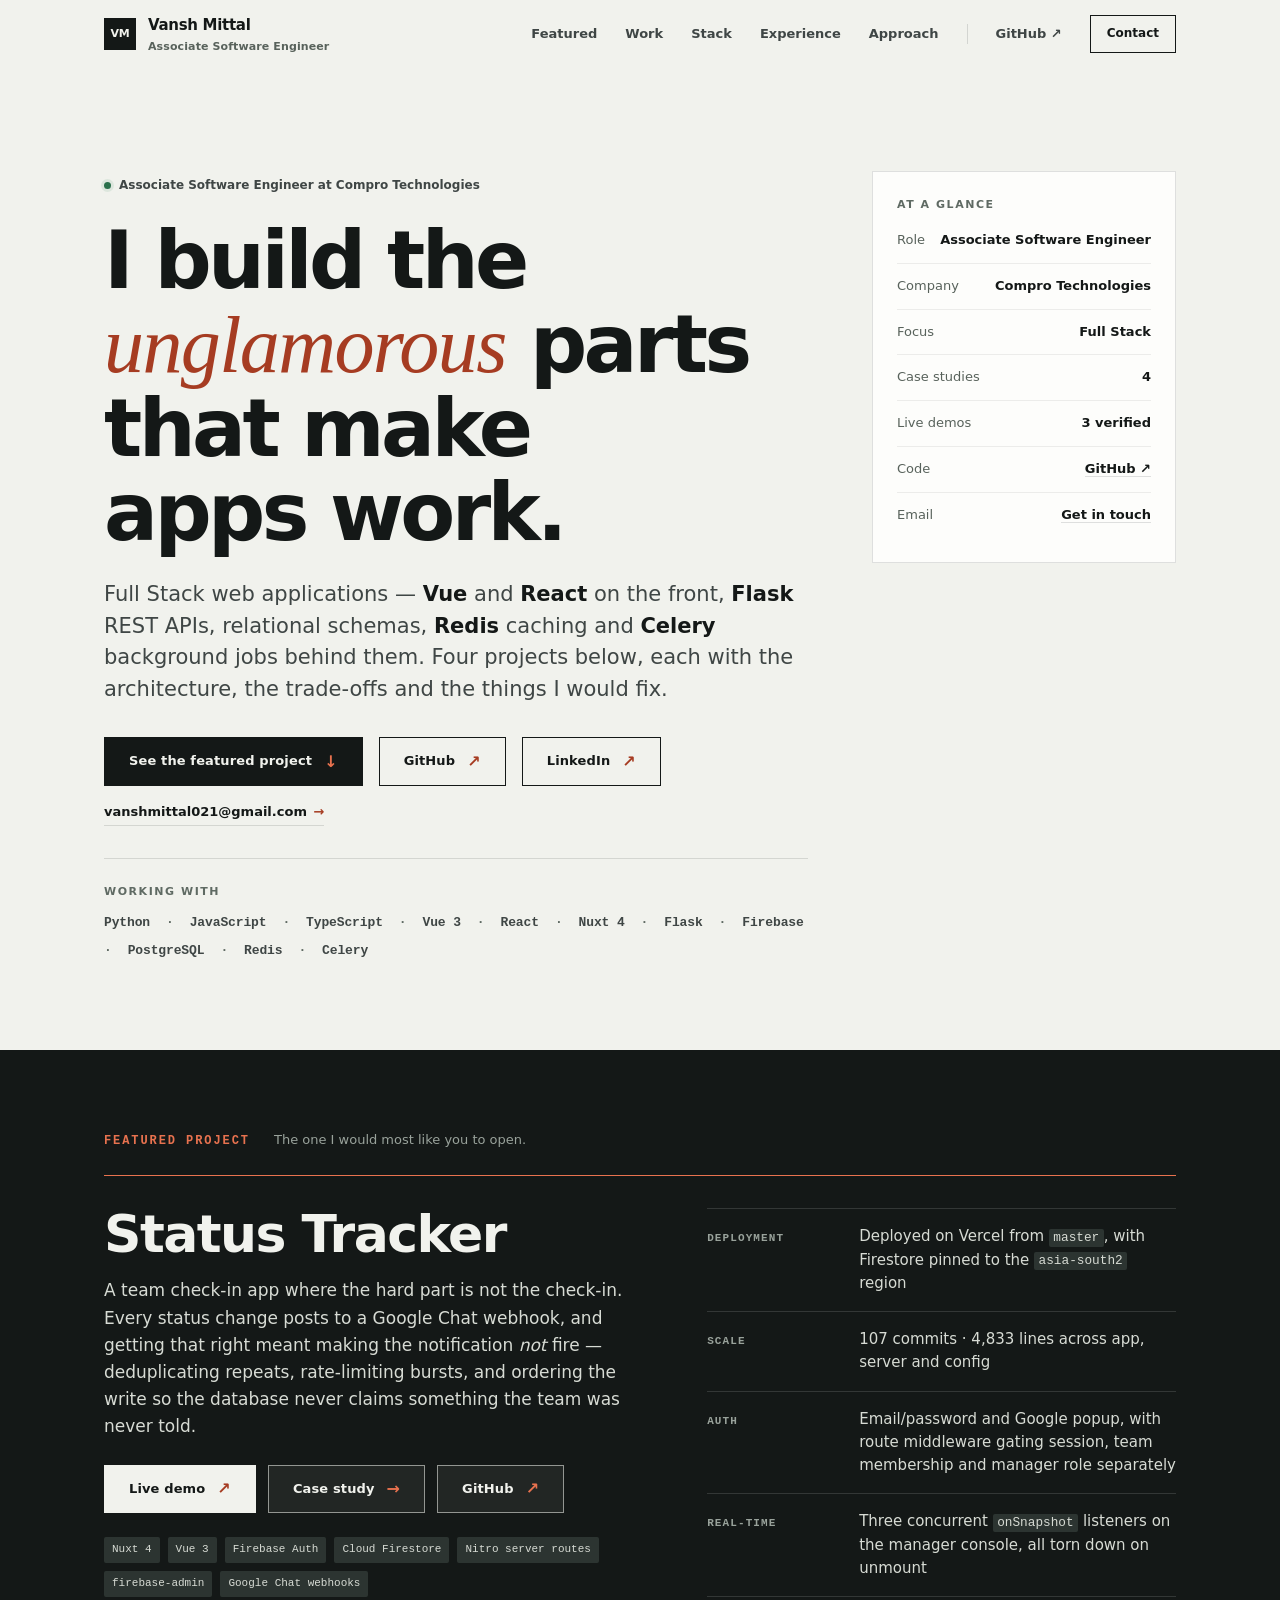
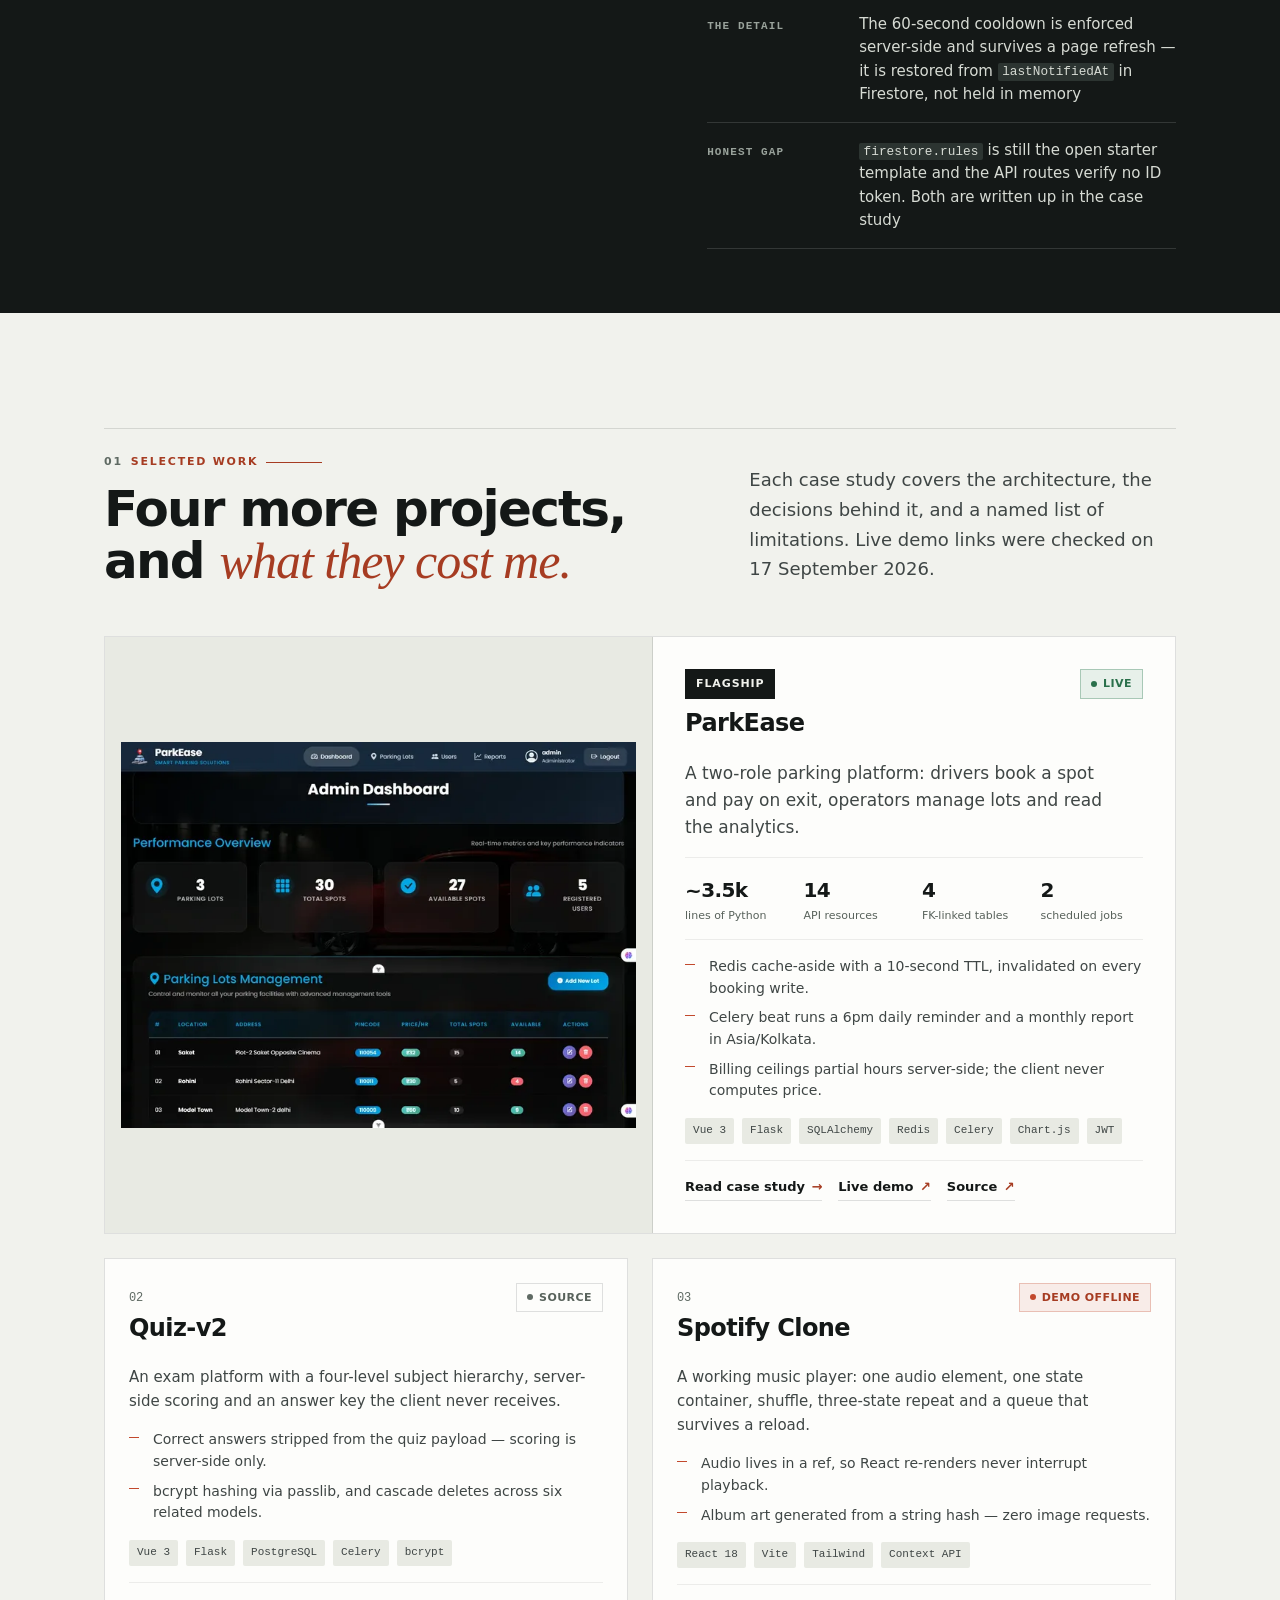
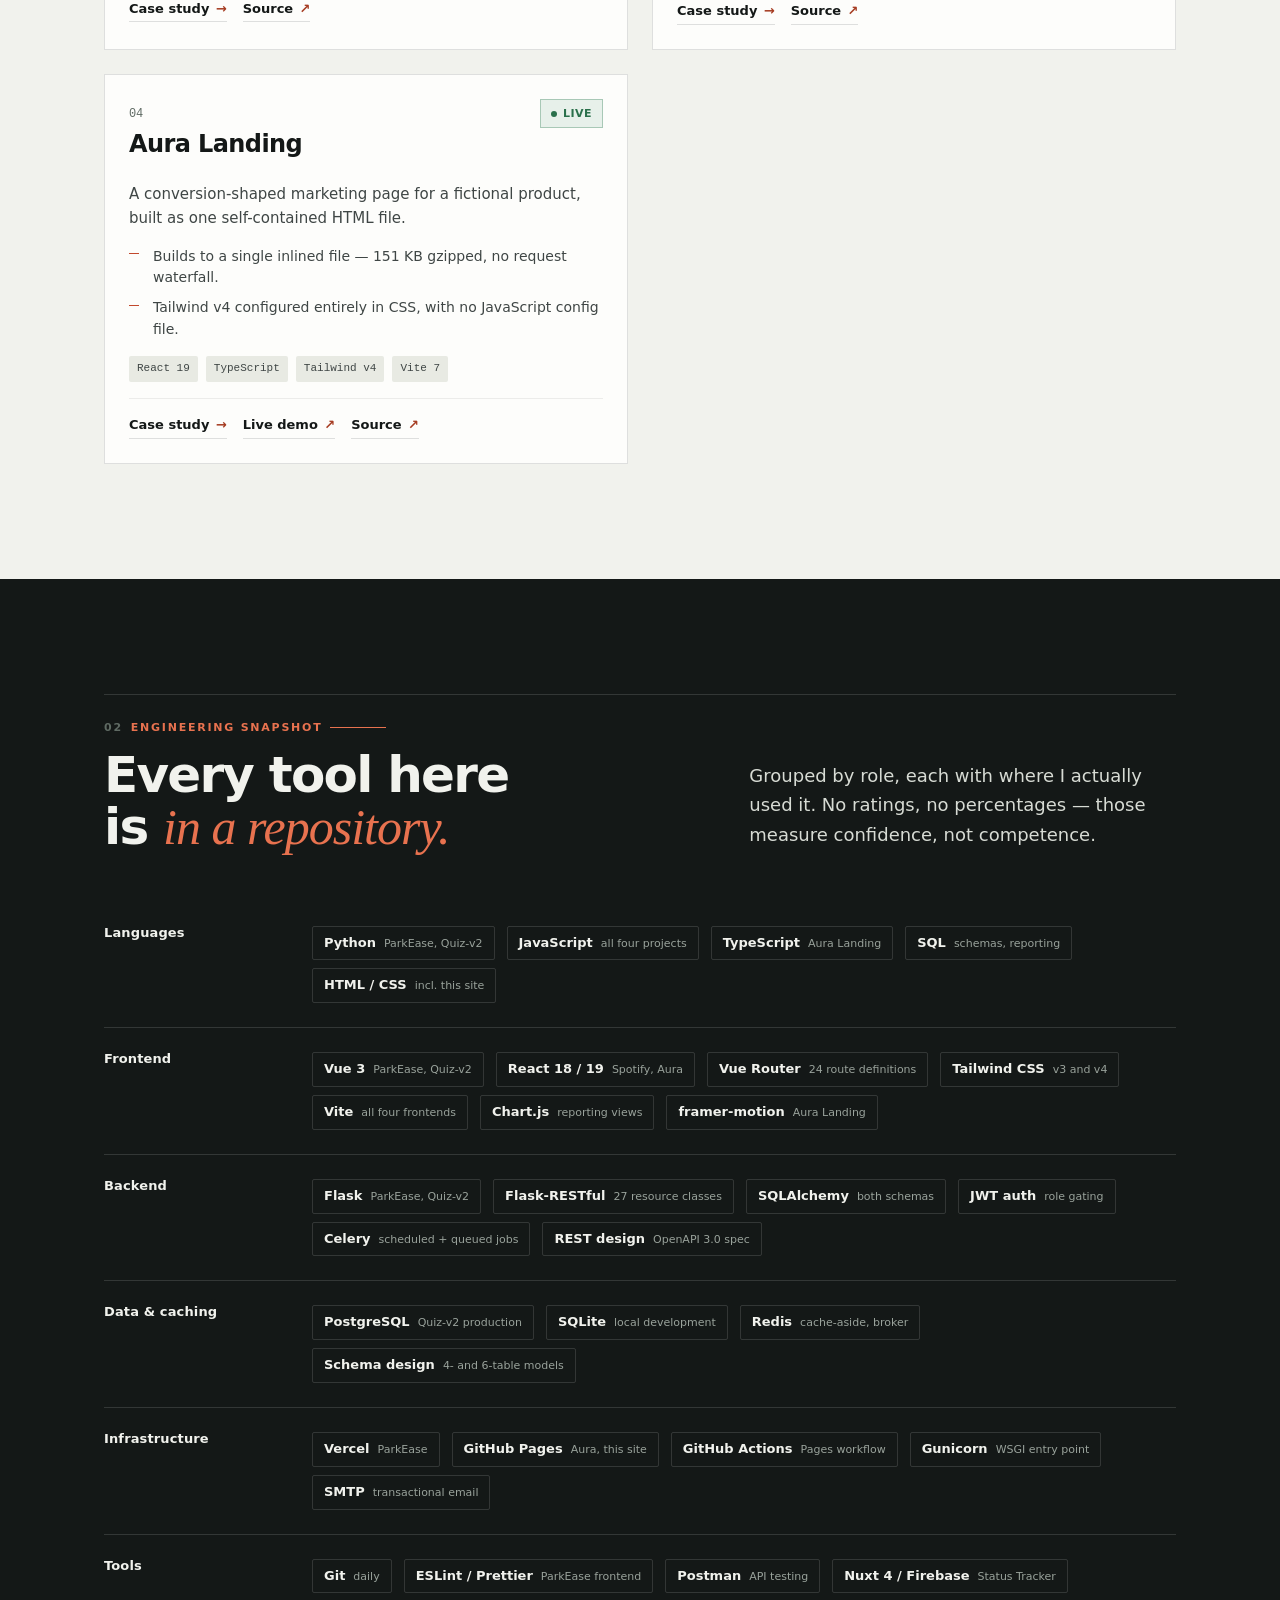
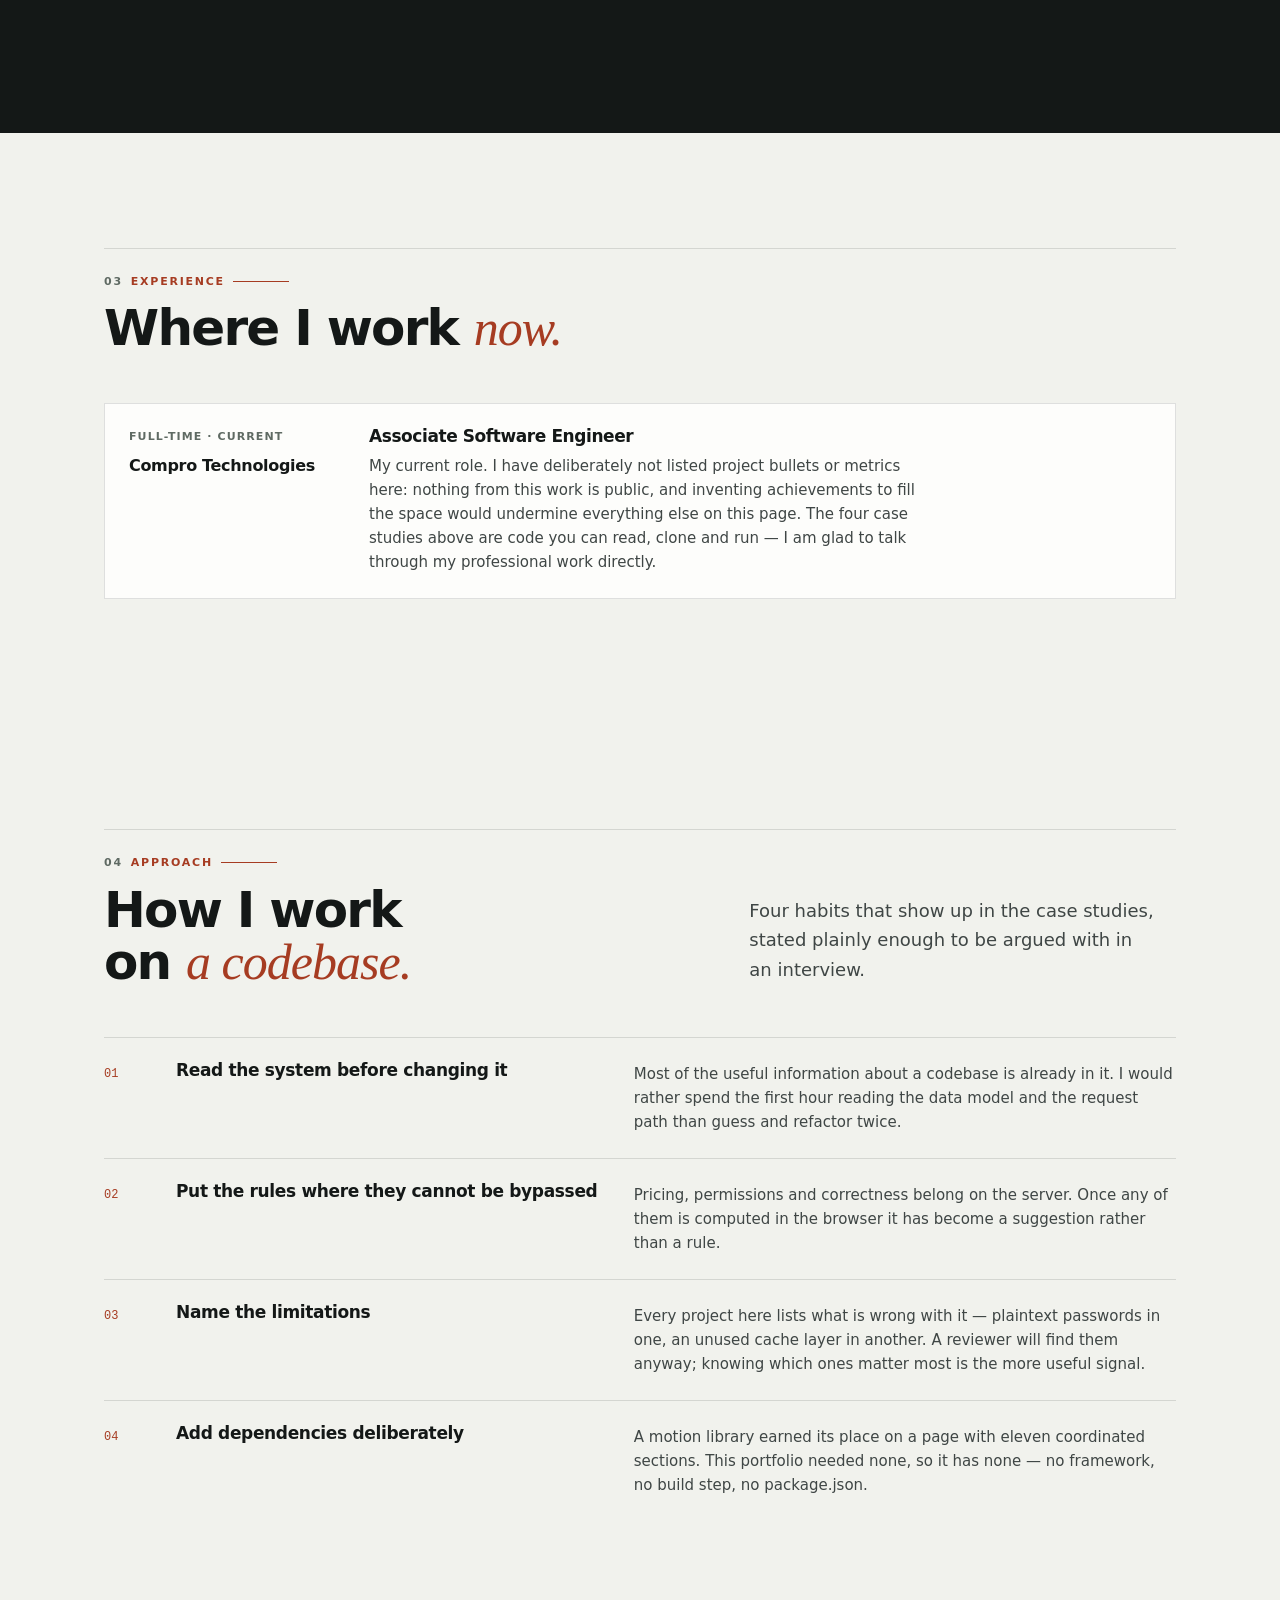
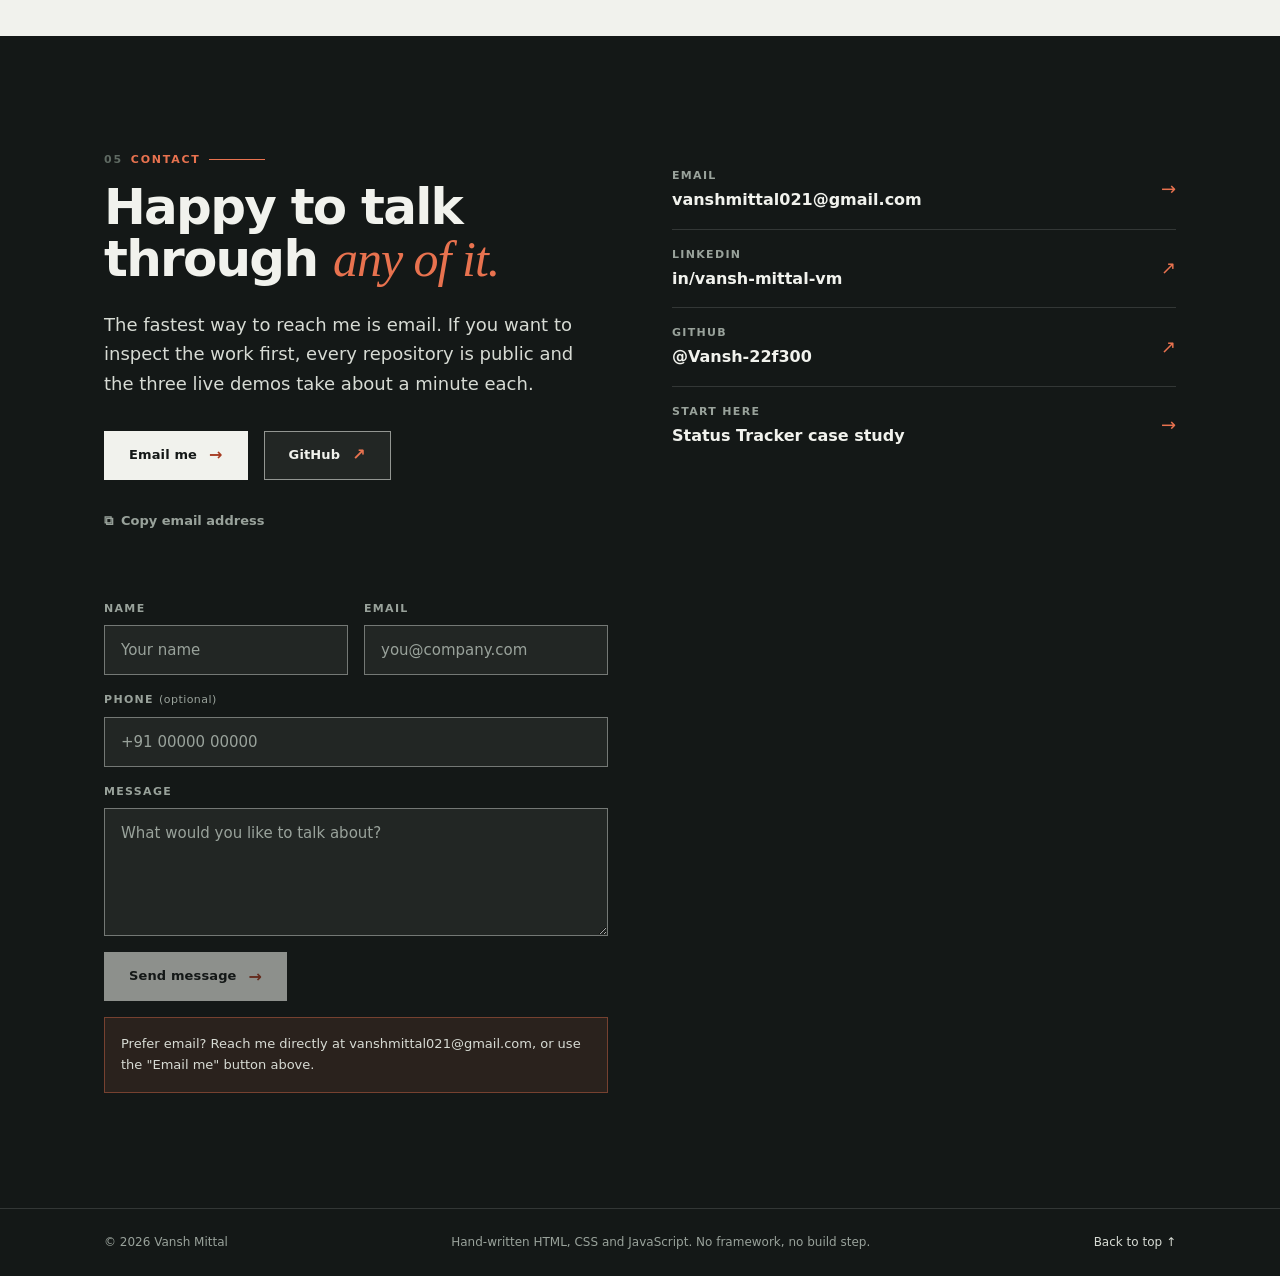
<file: index.html>
<!doctype html>
<html lang="en" class="no-js">
<head>
<meta charset="utf-8">
<meta name="viewport" content="width=device-width, initial-scale=1">

<title>Vansh Mittal — Associate Software Engineer</title>
<meta name="description" content="Vansh Mittal, Associate Software Engineer at Compro Technologies. Full Stack web applications built with Vue, React, Flask REST APIs, PostgreSQL, Redis caching and Celery background jobs. Four engineering case studies with verified evidence.">
<meta name="author" content="Vansh Mittal">
<link rel="canonical" href="https://vansh-mittal-portfolio.vercel.app/">

<meta property="og:type" content="website">
<meta property="og:site_name" content="Vansh Mittal — Engineering Portfolio">
<meta property="og:title" content="Vansh Mittal — Associate Software Engineer">
<meta property="og:description" content="Full Stack web applications: Vue and React frontends, Flask REST APIs, relational schemas, Redis caching and Celery background jobs. Four case studies with verified evidence.">
<meta property="og:url" content="https://vansh-mittal-portfolio.vercel.app/">
<meta property="og:image" content="https://vansh-mittal-portfolio.vercel.app/assets/og-card.png">
<meta property="og:image:alt" content="Vansh Mittal — Associate Software Engineer. Vue, React, Flask, PostgreSQL, Redis, Celery.">
<meta property="og:image:width" content="1200">
<meta property="og:image:height" content="630">
<meta property="og:locale" content="en_US">

<meta name="twitter:card" content="summary_large_image">
<meta name="twitter:title" content="Vansh Mittal — Associate Software Engineer">
<meta name="twitter:description" content="Full Stack web applications: Vue and React frontends, Flask REST APIs, Redis caching and Celery background jobs. Four case studies with verified evidence.">
<meta name="twitter:image" content="https://vansh-mittal-portfolio.vercel.app/assets/og-card.png">

<meta name="theme-color" content="#f1f2ed" media="(prefers-color-scheme: light)">
<meta name="theme-color" content="#141817" media="(prefers-color-scheme: dark)">

<link rel="icon" href="assets/favicon.svg" type="image/svg+xml">
<link rel="stylesheet" href="styles.css">

<script type="application/ld+json">
{
  "@context": "https://schema.org",
  "@graph": [
    {
      "@type": "Person",
      "@id": "https://vansh-mittal-portfolio.vercel.app/#person",
      "name": "Vansh Mittal",
      "jobTitle": "Associate Software Engineer",
      "email": "mailto:vanshmittal021@gmail.com",
      "url": "https://vansh-mittal-portfolio.vercel.app/",
      "worksFor": { "@type": "Organization", "name": "Compro Technologies" },
      "sameAs": [
        "https://github.com/Vansh-22f300",
        "https://www.linkedin.com/in/vansh-mittal-vm/"
      ],
      "knowsAbout": [
        "Python", "JavaScript", "TypeScript", "SQL", "Vue.js", "React", "Nuxt",
        "Flask", "REST API design", "SQLAlchemy", "PostgreSQL", "Redis", "Celery",
        "Firebase", "Cloud Firestore"
      ]
    },
    {
      "@type": "WebSite",
      "@id": "https://vansh-mittal-portfolio.vercel.app/#website",
      "url": "https://vansh-mittal-portfolio.vercel.app/",
      "name": "Vansh Mittal — Engineering Portfolio",
      "inLanguage": "en",
      "publisher": { "@id": "https://vansh-mittal-portfolio.vercel.app/#person" }
    }
  ]
}
</script>
</head>

<body>
<a class="skip-link" href="#main">Skip to content</a>

<header class="site-header" data-header data-stuck="false" data-open="false">
  <div class="wrap site-header__in">
    <a class="brand" href="#top" aria-label="Vansh Mittal — home">
      <span class="brand__mark" aria-hidden="true">VM</span>
      <span>
        <span class="brand__name">Vansh Mittal</span>
        <span class="brand__role">Associate Software Engineer</span>
      </span>
    </a>

    <button class="nav-toggle" type="button" data-nav-toggle aria-expanded="false" aria-controls="site-nav">
      <span class="sr-only">Menu</span>
      <span class="nav-toggle__bars" aria-hidden="true"></span>
    </button>

    <nav class="nav" id="site-nav" aria-label="Primary" data-spy>
      <a class="nav__link" href="#featured">Featured</a>
      <a class="nav__link" href="#work">Work</a>
      <a class="nav__link" href="#stack">Stack</a>
      <a class="nav__link" href="#experience">Experience</a>
      <a class="nav__link" href="#approach">Approach</a>
      <span class="nav__sep" aria-hidden="true"></span>
      <a class="nav__link" href="https://github.com/Vansh-22f300" target="_blank" rel="noopener noreferrer">
        GitHub <span aria-hidden="true">↗</span>
      </a>
      <a class="nav__cta" href="#contact">Contact</a>
    </nav>
  </div>
</header>

<main id="main">

  <!-- ================================================================ HERO -->
  <section class="hero wrap" id="top" aria-labelledby="hero-h">
    <div class="hero__grid">
      <div class="rv">
        <p class="hero__status">
          <span class="hero__dot" aria-hidden="true"></span>
          Associate Software Engineer at Compro Technologies
        </p>

        <h1 class="hero__title" id="hero-h">
          I build the <em class="ser">unglamorous</em> parts that make apps work.
        </h1>

        <p class="hero__pitch">
          Full Stack web applications — <strong>Vue</strong> and <strong>React</strong> on the front,
          <strong>Flask</strong> REST APIs, relational schemas, <strong>Redis</strong> caching and
          <strong>Celery</strong> background jobs behind them. Four projects below, each with the
          architecture, the trade-offs and the things I would fix.
        </p>

        <div class="hero__actions">
          <a class="btn btn--primary" href="#featured">
            See the featured project <span class="btn__ico" aria-hidden="true">↓</span>
          </a>
          <a class="btn btn--ghost" href="https://github.com/Vansh-22f300" target="_blank" rel="noopener noreferrer">
            GitHub <span class="btn__ico" aria-hidden="true">↗</span>
          </a>
          <a class="btn btn--ghost" href="https://www.linkedin.com/in/vansh-mittal-vm/" target="_blank" rel="noopener noreferrer">
            LinkedIn <span class="btn__ico" aria-hidden="true">↗</span>
          </a>
          <a class="tlink" href="mailto:vanshmittal021@gmail.com">
            vanshmittal021@gmail.com <span class="tlink__ico" aria-hidden="true">→</span>
          </a>
        </div>

        <dl class="hero__stack">
          <dt>Working with</dt>
          <dd>Python</dd>
          <dd>JavaScript</dd>
          <dd>TypeScript</dd>
          <dd>Vue 3</dd>
          <dd>React</dd>
          <dd>Nuxt 4</dd>
          <dd>Flask</dd>
          <dd>Firebase</dd>
          <dd>PostgreSQL</dd>
          <dd>Redis</dd>
          <dd>Celery</dd>
        </dl>
      </div>

      <aside class="factcard rv rv-1" aria-label="At a glance">
        <p class="factcard__label">At a glance</p>
        <dl>
          <div class="factrow"><dt>Role</dt><dd>Associate Software Engineer</dd></div>
          <div class="factrow"><dt>Company</dt><dd>Compro Technologies</dd></div>
          <div class="factrow"><dt>Focus</dt><dd>Full Stack</dd></div>
          <div class="factrow"><dt>Case studies</dt><dd>4</dd></div>
          <div class="factrow"><dt>Live demos</dt><dd>3 verified</dd></div>
          <div class="factrow">
            <dt>Code</dt>
            <dd><a href="https://github.com/Vansh-22f300" target="_blank" rel="noopener noreferrer">GitHub ↗</a></dd>
          </div>
          <div class="factrow">
            <dt>Email</dt>
            <dd><a href="mailto:vanshmittal021@gmail.com">Get in touch</a></dd>
          </div>
        </dl>
      </aside>
    </div>
  </section>

  <!-- ===================================================== FEATURED PROJECT -->
  <!-- Deliberately its own dark band above the numbered list: the difference
       from the four case studies is structural, not a louder card. -->
  <section class="featured" id="featured" aria-labelledby="featured-h">
    <div class="wrap featured__in">
      <div class="featured__head rv">
        <p class="featured__label">Featured project</p>
        <p class="featured__note">The one I would most like you to open.</p>
      </div>

      <div class="featured__grid">
        <div class="rv">
          <h2 class="featured__title" id="featured-h">
            <a href="projects/status-tracker/">Status Tracker</a>
          </h2>

          <p class="featured__lede">
            A team check-in app where the hard part is not the check-in. Every status change posts
            to a Google Chat webhook, and getting that right meant making the notification
            <em>not</em> fire — deduplicating repeats, rate-limiting bursts, and ordering the write
            so the database never claims something the team was never told.
          </p>

          <div class="featured__actions">
            <a class="btn btn--primary" href="https://team-status-tracker.vercel.app/" target="_blank" rel="noopener noreferrer">
              Live demo <span class="btn__ico" aria-hidden="true">↗</span>
            </a>
            <a class="btn btn--ghost" href="projects/status-tracker/">
              Case study <span class="btn__ico" aria-hidden="true">→</span>
            </a>
            <a class="btn btn--ghost" href="https://github.com/Vansh-22f300/status-tracker" target="_blank" rel="noopener noreferrer">
              GitHub <span class="btn__ico" aria-hidden="true">↗</span>
            </a>
          </div>

          <ul class="taglist" aria-label="Technologies">
            <li class="tag">Nuxt 4</li><li class="tag">Vue 3</li><li class="tag">Firebase Auth</li>
            <li class="tag">Cloud Firestore</li><li class="tag">Nitro server routes</li>
            <li class="tag">firebase-admin</li><li class="tag">Google Chat webhooks</li>
          </ul>
        </div>

        <div class="rv rv-1">
          <div class="fspecs">
            <div class="fspec">
              <span class="fspec__k">Deployment</span>
              <span class="fspec__v">
                Deployed on Vercel from <code>master</code>, with Firestore pinned to the
                <code>asia-south2</code> region
              </span>
            </div>
            <div class="fspec">
              <span class="fspec__k">Scale</span>
              <span class="fspec__v">107 commits · 4,833 lines across app, server and config</span>
            </div>
            <div class="fspec">
              <span class="fspec__k">Auth</span>
              <span class="fspec__v">
                Email/password and Google popup, with route middleware gating session, team
                membership and manager role separately
              </span>
            </div>
            <div class="fspec">
              <span class="fspec__k">Real-time</span>
              <span class="fspec__v">
                Three concurrent <code>onSnapshot</code> listeners on the manager console, all torn
                down on unmount
              </span>
            </div>
            <div class="fspec">
              <span class="fspec__k">The detail</span>
              <span class="fspec__v">
                The 60-second cooldown is enforced server-side and survives a page refresh — it is
                restored from <code>lastNotifiedAt</code> in Firestore, not held in memory
              </span>
            </div>
            <div class="fspec">
              <span class="fspec__k">Honest gap</span>
              <span class="fspec__v">
                <code>firestore.rules</code> is still the open starter template and the API routes
                verify no ID token. Both are written up in the case study
              </span>
            </div>
          </div>
        </div>
      </div>
    </div>
  </section>

  <!-- ======================================================= SELECTED WORK -->
  <section class="section wrap" id="work" aria-labelledby="work-h">
    <div class="sec-head rv">
      <div>
        <p class="eyebrow"><span class="eyebrow__num">01</span> Selected work</p>
        <h2 id="work-h">Four more projects, and <em class="ser">what they cost me.</em></h2>
      </div>
      <div class="sec-head__aside">
        <p class="lede">
          Each case study covers the architecture, the decisions behind it, and a named list of
          limitations. Live demo links were checked on 17 September 2026.
        </p>
      </div>
    </div>

    <div class="work__list">

      <!-- ---------------------------------------------------- FLAGSHIP -->
      <article class="pcard pcard--flag rv">
        <div class="pcard__media">
          <img src="assets/parkease/admin-dashboard-thumb.webp"
               alt="ParkEase admin dashboard showing 3 parking lots, 30 total spots, 27 available and 5 registered users, above a parking-lot management table."
               width="700" height="524" loading="eager" decoding="async">
        </div>

        <div class="pcard__body">
          <div class="pcard__top">
            <div>
              <span class="badge badge--flag">Flagship</span>
              <h3 class="pcard__title" style="margin-top:0.75rem">
                <a href="projects/parkease/">ParkEase</a>
              </h3>
            </div>
            <span class="badge badge--live">
              <span class="badge__dot" aria-hidden="true"></span> Live
            </span>
          </div>

          <p class="pcard__tagline">
            A two-role parking platform: drivers book a spot and pay on exit, operators manage lots
            and read the analytics.
          </p>

          <div class="metricrow">
            <div><span class="metric__v">~3.5k</span><span class="metric__l">lines of Python</span></div>
            <div><span class="metric__v">14</span><span class="metric__l">API resources</span></div>
            <div><span class="metric__v">4</span><span class="metric__l">FK-linked tables</span></div>
            <div><span class="metric__v">2</span><span class="metric__l">scheduled jobs</span></div>
          </div>

          <ul class="hl">
            <li>Redis cache-aside with a 10-second TTL, invalidated on every booking write.</li>
            <li>Celery beat runs a 6pm daily reminder and a monthly report in Asia/Kolkata.</li>
            <li>Billing ceilings partial hours server-side; the client never computes price.</li>
          </ul>

          <ul class="taglist" aria-label="Technologies">
            <li class="tag">Vue 3</li><li class="tag">Flask</li><li class="tag">SQLAlchemy</li>
            <li class="tag">Redis</li><li class="tag">Celery</li><li class="tag">Chart.js</li>
            <li class="tag">JWT</li>
          </ul>

          <div class="pcard__foot">
            <a class="tlink" href="projects/parkease/">
              Read case study <span class="tlink__ico" aria-hidden="true">→</span>
            </a>
            <a class="tlink" href="https://parkease-mad2.vercel.app" target="_blank" rel="noopener noreferrer">
              Live demo <span class="tlink__ico" aria-hidden="true">↗</span>
            </a>
            <a class="tlink" href="https://github.com/Vansh-22f300/ParkEase-Smart-Parking" target="_blank" rel="noopener noreferrer">
              Source <span class="tlink__ico" aria-hidden="true">↗</span>
            </a>
          </div>
        </div>
      </article>

      <!-- ------------------------------------------------- REMAINING THREE -->
      <div class="work__rest">

        <article class="pcard rv">
          <div class="pcard__body">
            <div class="pcard__top">
              <div>
                <span class="pcard__idx mono">02</span>
                <h3 class="pcard__title" style="margin-top:0.5rem">
                  <a href="projects/quiz-v2/">Quiz-v2</a>
                </h3>
              </div>
              <span class="badge badge--source">
                <span class="badge__dot" aria-hidden="true"></span> Source
              </span>
            </div>

            <p class="pcard__tagline">
              An exam platform with a four-level subject hierarchy, server-side scoring and an
              answer key the client never receives.
            </p>

            <ul class="hl">
              <li>Correct answers stripped from the quiz payload — scoring is server-side only.</li>
              <li>bcrypt hashing via passlib, and cascade deletes across six related models.</li>
            </ul>

            <ul class="taglist" aria-label="Technologies">
              <li class="tag">Vue 3</li><li class="tag">Flask</li><li class="tag">PostgreSQL</li>
              <li class="tag">Celery</li><li class="tag">bcrypt</li>
            </ul>

            <div class="pcard__foot">
              <a class="tlink" href="projects/quiz-v2/">
                Case study <span class="tlink__ico" aria-hidden="true">→</span>
              </a>
              <a class="tlink" href="https://github.com/Vansh-22f300/Quiz-v2-MAD2_PROJECT" target="_blank" rel="noopener noreferrer">
                Source <span class="tlink__ico" aria-hidden="true">↗</span>
              </a>
            </div>
          </div>
        </article>

        <article class="pcard rv rv-1">
          <div class="pcard__body">
            <div class="pcard__top">
              <div>
                <span class="pcard__idx mono">03</span>
                <h3 class="pcard__title" style="margin-top:0.5rem">
                  <a href="projects/spotify-clone/">Spotify Clone</a>
                </h3>
              </div>
              <span class="badge badge--offline">
                <span class="badge__dot" aria-hidden="true"></span> Demo offline
              </span>
            </div>

            <p class="pcard__tagline">
              A working music player: one audio element, one state container, shuffle, three-state
              repeat and a queue that survives a reload.
            </p>

            <ul class="hl">
              <li>Audio lives in a ref, so React re-renders never interrupt playback.</li>
              <li>Album art generated from a string hash — zero image requests.</li>
            </ul>

            <ul class="taglist" aria-label="Technologies">
              <li class="tag">React 18</li><li class="tag">Vite</li><li class="tag">Tailwind</li>
              <li class="tag">Context API</li>
            </ul>

            <div class="pcard__foot">
              <a class="tlink" href="projects/spotify-clone/">
                Case study <span class="tlink__ico" aria-hidden="true">→</span>
              </a>
              <a class="tlink" href="https://github.com/Vansh-22f300/Spotify-clone-arena" target="_blank" rel="noopener noreferrer">
                Source <span class="tlink__ico" aria-hidden="true">↗</span>
              </a>
            </div>
          </div>
        </article>

        <article class="pcard rv">
          <div class="pcard__body">
            <div class="pcard__top">
              <div>
                <span class="pcard__idx mono">04</span>
                <h3 class="pcard__title" style="margin-top:0.5rem">
                  <a href="projects/aura-landing/">Aura Landing</a>
                </h3>
              </div>
              <span class="badge badge--live">
                <span class="badge__dot" aria-hidden="true"></span> Live
              </span>
            </div>

            <p class="pcard__tagline">
              A conversion-shaped marketing page for a fictional product, built as one
              self-contained HTML file.
            </p>

            <ul class="hl">
              <li>Builds to a single inlined file — 151&nbsp;KB gzipped, no request waterfall.</li>
              <li>Tailwind v4 configured entirely in CSS, with no JavaScript config file.</li>
            </ul>

            <ul class="taglist" aria-label="Technologies">
              <li class="tag">React 19</li><li class="tag">TypeScript</li>
              <li class="tag">Tailwind v4</li><li class="tag">Vite 7</li>
            </ul>

            <div class="pcard__foot">
              <a class="tlink" href="projects/aura-landing/">
                Case study <span class="tlink__ico" aria-hidden="true">→</span>
              </a>
              <a class="tlink" href="https://vansh-22f300.github.io/aura-landing/" target="_blank" rel="noopener noreferrer">
                Live demo <span class="tlink__ico" aria-hidden="true">↗</span>
              </a>
              <a class="tlink" href="https://github.com/Vansh-22f300/aura-landing" target="_blank" rel="noopener noreferrer">
                Source <span class="tlink__ico" aria-hidden="true">↗</span>
              </a>
            </div>
          </div>
        </article>

      </div>
    </div>

  </section>

  <!-- ================================================ ENGINEERING SNAPSHOT -->
  <section class="section panel-dark" id="stack" aria-labelledby="stack-h">
    <div class="wrap">
      <div class="sec-head rv">
        <div>
          <p class="eyebrow"><span class="eyebrow__num">02</span> Engineering snapshot</p>
          <h2 id="stack-h">Every tool here is <em class="ser">in a repository.</em></h2>
        </div>
        <div class="sec-head__aside">
          <p class="lede">
            Grouped by role, each with where I actually used it. No ratings, no percentages —
            those measure confidence, not competence.
          </p>
        </div>
      </div>

      <div class="skills rv rv-1">
        <div class="skillgrp">
          <h3 class="skillgrp__name">Languages</h3>
          <ul class="skillgrp__items">
            <li class="skill"><span class="skill__n">Python</span><span class="skill__w">ParkEase, Quiz-v2</span></li>
            <li class="skill"><span class="skill__n">JavaScript</span><span class="skill__w">all four projects</span></li>
            <li class="skill"><span class="skill__n">TypeScript</span><span class="skill__w">Aura Landing</span></li>
            <li class="skill"><span class="skill__n">SQL</span><span class="skill__w">schemas, reporting</span></li>
            <li class="skill"><span class="skill__n">HTML / CSS</span><span class="skill__w">incl. this site</span></li>
          </ul>
        </div>

        <div class="skillgrp">
          <h3 class="skillgrp__name">Frontend</h3>
          <ul class="skillgrp__items">
            <li class="skill"><span class="skill__n">Vue 3</span><span class="skill__w">ParkEase, Quiz-v2</span></li>
            <li class="skill"><span class="skill__n">React 18 / 19</span><span class="skill__w">Spotify, Aura</span></li>
            <li class="skill"><span class="skill__n">Vue Router</span><span class="skill__w">24 route definitions</span></li>
            <li class="skill"><span class="skill__n">Tailwind CSS</span><span class="skill__w">v3 and v4</span></li>
            <li class="skill"><span class="skill__n">Vite</span><span class="skill__w">all four frontends</span></li>
            <li class="skill"><span class="skill__n">Chart.js</span><span class="skill__w">reporting views</span></li>
            <li class="skill"><span class="skill__n">framer-motion</span><span class="skill__w">Aura Landing</span></li>
          </ul>
        </div>

        <div class="skillgrp">
          <h3 class="skillgrp__name">Backend</h3>
          <ul class="skillgrp__items">
            <li class="skill"><span class="skill__n">Flask</span><span class="skill__w">ParkEase, Quiz-v2</span></li>
            <li class="skill"><span class="skill__n">Flask-RESTful</span><span class="skill__w">27 resource classes</span></li>
            <li class="skill"><span class="skill__n">SQLAlchemy</span><span class="skill__w">both schemas</span></li>
            <li class="skill"><span class="skill__n">JWT auth</span><span class="skill__w">role gating</span></li>
            <li class="skill"><span class="skill__n">Celery</span><span class="skill__w">scheduled + queued jobs</span></li>
            <li class="skill"><span class="skill__n">REST design</span><span class="skill__w">OpenAPI 3.0 spec</span></li>
          </ul>
        </div>

        <div class="skillgrp">
          <h3 class="skillgrp__name">Data &amp; caching</h3>
          <ul class="skillgrp__items">
            <li class="skill"><span class="skill__n">PostgreSQL</span><span class="skill__w">Quiz-v2 production</span></li>
            <li class="skill"><span class="skill__n">SQLite</span><span class="skill__w">local development</span></li>
            <li class="skill"><span class="skill__n">Redis</span><span class="skill__w">cache-aside, broker</span></li>
            <li class="skill"><span class="skill__n">Schema design</span><span class="skill__w">4- and 6-table models</span></li>
          </ul>
        </div>

        <div class="skillgrp">
          <h3 class="skillgrp__name">Infrastructure</h3>
          <ul class="skillgrp__items">
            <li class="skill"><span class="skill__n">Vercel</span><span class="skill__w">ParkEase</span></li>
            <li class="skill"><span class="skill__n">GitHub Pages</span><span class="skill__w">Aura, this site</span></li>
            <li class="skill"><span class="skill__n">GitHub Actions</span><span class="skill__w">Pages workflow</span></li>
            <li class="skill"><span class="skill__n">Gunicorn</span><span class="skill__w">WSGI entry point</span></li>
            <li class="skill"><span class="skill__n">SMTP</span><span class="skill__w">transactional email</span></li>
          </ul>
        </div>

        <div class="skillgrp">
          <h3 class="skillgrp__name">Tools</h3>
          <ul class="skillgrp__items">
            <li class="skill"><span class="skill__n">Git</span><span class="skill__w">daily</span></li>
            <li class="skill"><span class="skill__n">ESLint / Prettier</span><span class="skill__w">ParkEase frontend</span></li>
            <li class="skill"><span class="skill__n">Postman</span><span class="skill__w">API testing</span></li>
            <li class="skill"><span class="skill__n">Nuxt 4 / Firebase</span><span class="skill__w">Status Tracker</span></li>
          </ul>
        </div>
      </div>
    </div>
  </section>

  <!-- ========================================================== EXPERIENCE -->
  <section class="section wrap" id="experience" aria-labelledby="exp-h">
    <div class="sec-head rv">
      <div>
        <p class="eyebrow"><span class="eyebrow__num">03</span> Experience</p>
        <h2 id="exp-h">Where I work <em class="ser">now.</em></h2>
      </div>
    </div>

    <div class="exp rv rv-1">
      <article class="expitem">
        <div class="expitem__meta">
          <span class="expitem__type">Full-time · current</span>
          <span class="expitem__co">Compro Technologies</span>
        </div>
        <div>
          <h3 class="expitem__role">Associate Software Engineer</h3>
          <p class="expitem__note">
            My current role. I have deliberately not listed project bullets or metrics here: nothing
            from this work is public, and inventing achievements to fill the space would undermine
            everything else on this page. The four case studies above are code you can read, clone
            and run — I am glad to talk through my professional work directly.
          </p>
        </div>
      </article>
    </div>
  </section>

  <!-- ============================================================ APPROACH -->
  <section class="section wrap" id="approach" aria-labelledby="app-h">
    <div class="sec-head rv">
      <div>
        <p class="eyebrow"><span class="eyebrow__num">04</span> Approach</p>
        <h2 id="app-h">How I work on <em class="ser">a codebase.</em></h2>
      </div>
      <div class="sec-head__aside">
        <p class="lede">
          Four habits that show up in the case studies, stated plainly enough to be argued with in
          an interview.
        </p>
      </div>
    </div>

    <div class="approach rv rv-1">
      <div class="apitem">
        <span class="apitem__n">01</span>
        <h3 class="apitem__t">Read the system before changing it</h3>
        <p class="apitem__b">
          Most of the useful information about a codebase is already in it. I would rather spend the
          first hour reading the data model and the request path than guess and refactor twice.
        </p>
      </div>

      <div class="apitem">
        <span class="apitem__n">02</span>
        <h3 class="apitem__t">Put the rules where they cannot be bypassed</h3>
        <p class="apitem__b">
          Pricing, permissions and correctness belong on the server. Once any of them is computed in
          the browser it has become a suggestion rather than a rule.
        </p>
      </div>

      <div class="apitem">
        <span class="apitem__n">03</span>
        <h3 class="apitem__t">Name the limitations</h3>
        <p class="apitem__b">
          Every project here lists what is wrong with it — plaintext passwords in one, an unused
          cache layer in another. A reviewer will find them anyway; knowing which ones matter most
          is the more useful signal.
        </p>
      </div>

      <div class="apitem">
        <span class="apitem__n">04</span>
        <h3 class="apitem__t">Add dependencies deliberately</h3>
        <p class="apitem__b">
          A motion library earned its place on a page with eleven coordinated sections. This
          portfolio needed none, so it has none — no framework, no build step, no package.json.
        </p>
      </div>
    </div>
  </section>

  <!-- ============================================================= CONTACT -->
  <section class="section panel-dark" id="contact" aria-labelledby="contact-h">
    <div class="wrap">
      <div class="contact__grid">
        <div class="rv">
          <p class="eyebrow"><span class="eyebrow__num">05</span> Contact</p>
          <h2 id="contact-h" style="margin-bottom:1.5rem">
            Happy to talk through <em class="ser">any of it.</em>
          </h2>
          <p class="lede" style="margin-bottom:2rem">
            The fastest way to reach me is email. If you want to inspect the work first, every
            repository is public and the three live demos take about a minute each.
          </p>

          <div style="display:flex;flex-wrap:wrap;gap:1rem">
            <a class="btn btn--primary" href="mailto:vanshmittal021@gmail.com">
              Email me <span class="btn__ico" aria-hidden="true">→</span>
            </a>
            <a class="btn btn--ghost" href="https://github.com/Vansh-22f300" target="_blank" rel="noopener noreferrer">
              GitHub <span class="btn__ico" aria-hidden="true">↗</span>
            </a>
          </div>

          <div style="margin-top:1.25rem">
            <button class="copybtn" type="button" data-copy="vanshmittal021@gmail.com">
              <span aria-hidden="true">⧉</span> Copy email address
            </button>
            <span class="copyfx" role="status" aria-live="polite"></span>
          </div>

          <!-- Web3Forms: posts straight from the browser, no backend. The access
               key is a public alias for the destination address, not a secret —
               but it still must be generated before the form can deliver. Until
               then the notice below is shown and submission is blocked, so this
               never silently swallows a message. -->
          <form class="cform rv" id="contact-form" method="POST"
                action="https://api.web3forms.com/submit"
                data-contact-form
                data-access-key="REPLACE_WITH_WEB3FORMS_ACCESS_KEY">

            <input type="hidden" name="access_key" value="REPLACE_WITH_WEB3FORMS_ACCESS_KEY">
            <input type="hidden" name="subject" value="Portfolio contact form — new message">
            <input type="hidden" name="from_name" value="Vansh Mittal Portfolio">

            <div class="cform__hp" aria-hidden="true">
              <label for="cf-botcheck">Leave this field empty</label>
              <input id="cf-botcheck" type="checkbox" name="botcheck" tabindex="-1" autocomplete="off">
            </div>

            <div class="cform__row">
              <div class="field">
                <label class="field__l" for="cf-name">Name</label>
                <input id="cf-name" name="name" type="text" required
                       autocomplete="name" placeholder="Your name">
                <span class="field__err">Please enter your name.</span>
              </div>

              <div class="field">
                <label class="field__l" for="cf-email">Email</label>
                <input id="cf-email" name="email" type="email" required
                       autocomplete="email" placeholder="you@company.com">
                <span class="field__err">Please enter a valid email address.</span>
              </div>
            </div>

            <div class="field">
              <label class="field__l" for="cf-phone">
                Phone <span class="field__opt">(optional)</span>
              </label>
              <input id="cf-phone" name="phone" type="tel"
                     autocomplete="tel" placeholder="+91 00000 00000">
            </div>

            <div class="field">
              <label class="field__l" for="cf-message">Message</label>
              <textarea id="cf-message" name="message" required
                        placeholder="What would you like to talk about?"></textarea>
              <span class="field__err">Please add a short message.</span>
            </div>

            <div class="cform__foot">
              <button class="btn btn--primary" type="submit">
                Send message <span class="btn__ico" aria-hidden="true">→</span>
              </button>
              <p class="cform__status" data-form-status role="status" aria-live="polite"></p>
            </div>

            <p class="cform__setup" data-form-setup hidden>
              Prefer email? Reach me directly at
              <a href="mailto:vanshmittal021@gmail.com">vanshmittal021@gmail.com</a>,
              or use the "Email me" button above.
            </p>
          </form>
        </div>

        <div class="contact__links rv rv-1">
          <a class="clink" href="mailto:vanshmittal021@gmail.com">
            <span class="clink__l">
              <span class="clink__k">Email</span>
              <span class="clink__v">vanshmittal021@gmail.com</span>
            </span>
            <span class="clink__ico" aria-hidden="true">→</span>
          </a>

          <a class="clink" href="https://www.linkedin.com/in/vansh-mittal-vm/" target="_blank" rel="noopener noreferrer">
            <span class="clink__l">
              <span class="clink__k">LinkedIn</span>
              <span class="clink__v">in/vansh-mittal-vm</span>
            </span>
            <span class="clink__ico" aria-hidden="true">↗</span>
          </a>

          <a class="clink" href="https://github.com/Vansh-22f300" target="_blank" rel="noopener noreferrer">
            <span class="clink__l">
              <span class="clink__k">GitHub</span>
              <span class="clink__v">@Vansh-22f300</span>
            </span>
            <span class="clink__ico" aria-hidden="true">↗</span>
          </a>

          <a class="clink" href="projects/status-tracker/">
            <span class="clink__l">
              <span class="clink__k">Start here</span>
              <span class="clink__v">Status Tracker case study</span>
            </span>
            <span class="clink__ico" aria-hidden="true">→</span>
          </a>
        </div>
      </div>
    </div>
  </section>

</main>

<footer class="site-footer">
  <div class="wrap site-footer__in">
    <span>© <span id="yr">2026</span> Vansh Mittal</span>
    <span>Hand-written HTML, CSS and JavaScript. No framework, no build step.</span>
    <a href="#top">Back to top ↑</a>
  </div>
</footer>

<script src="script.js" defer></script>
<script>document.getElementById('yr').textContent = new Date().getFullYear();</script>
</body>
</html>
</file>
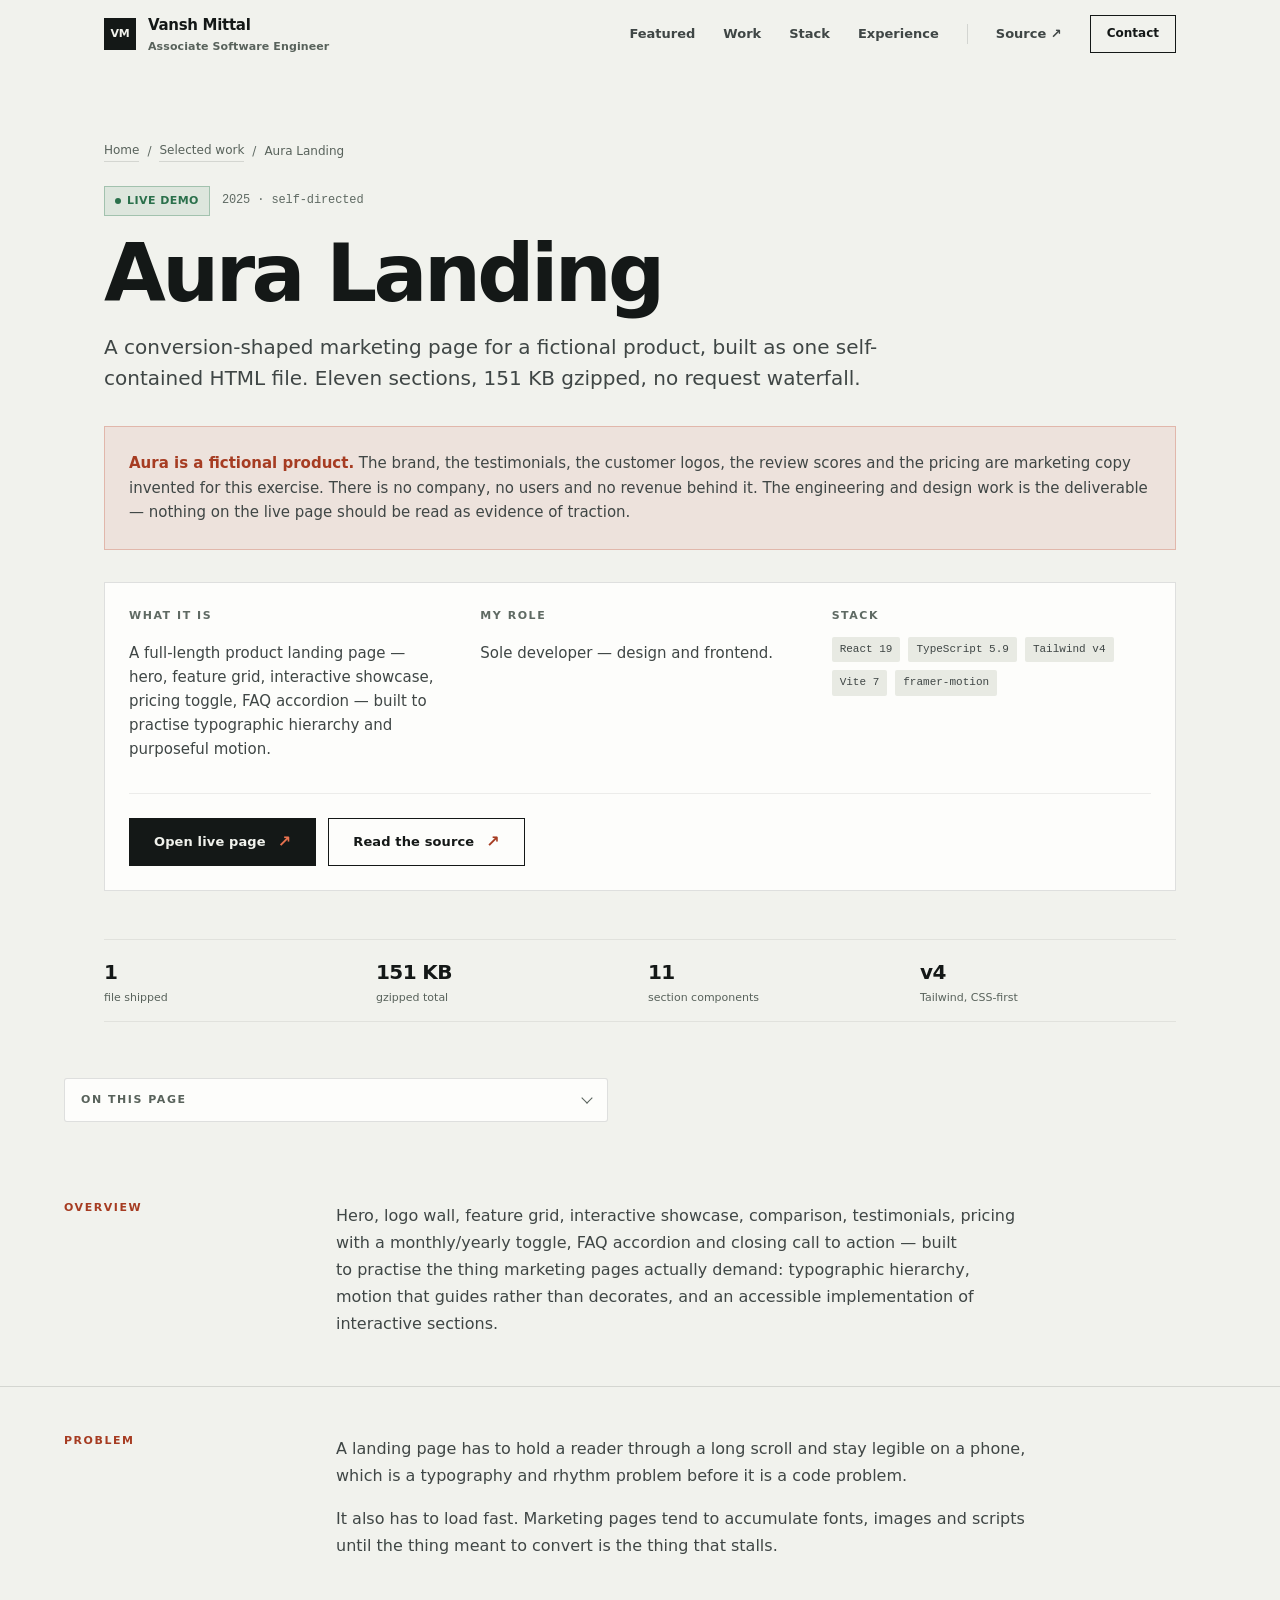
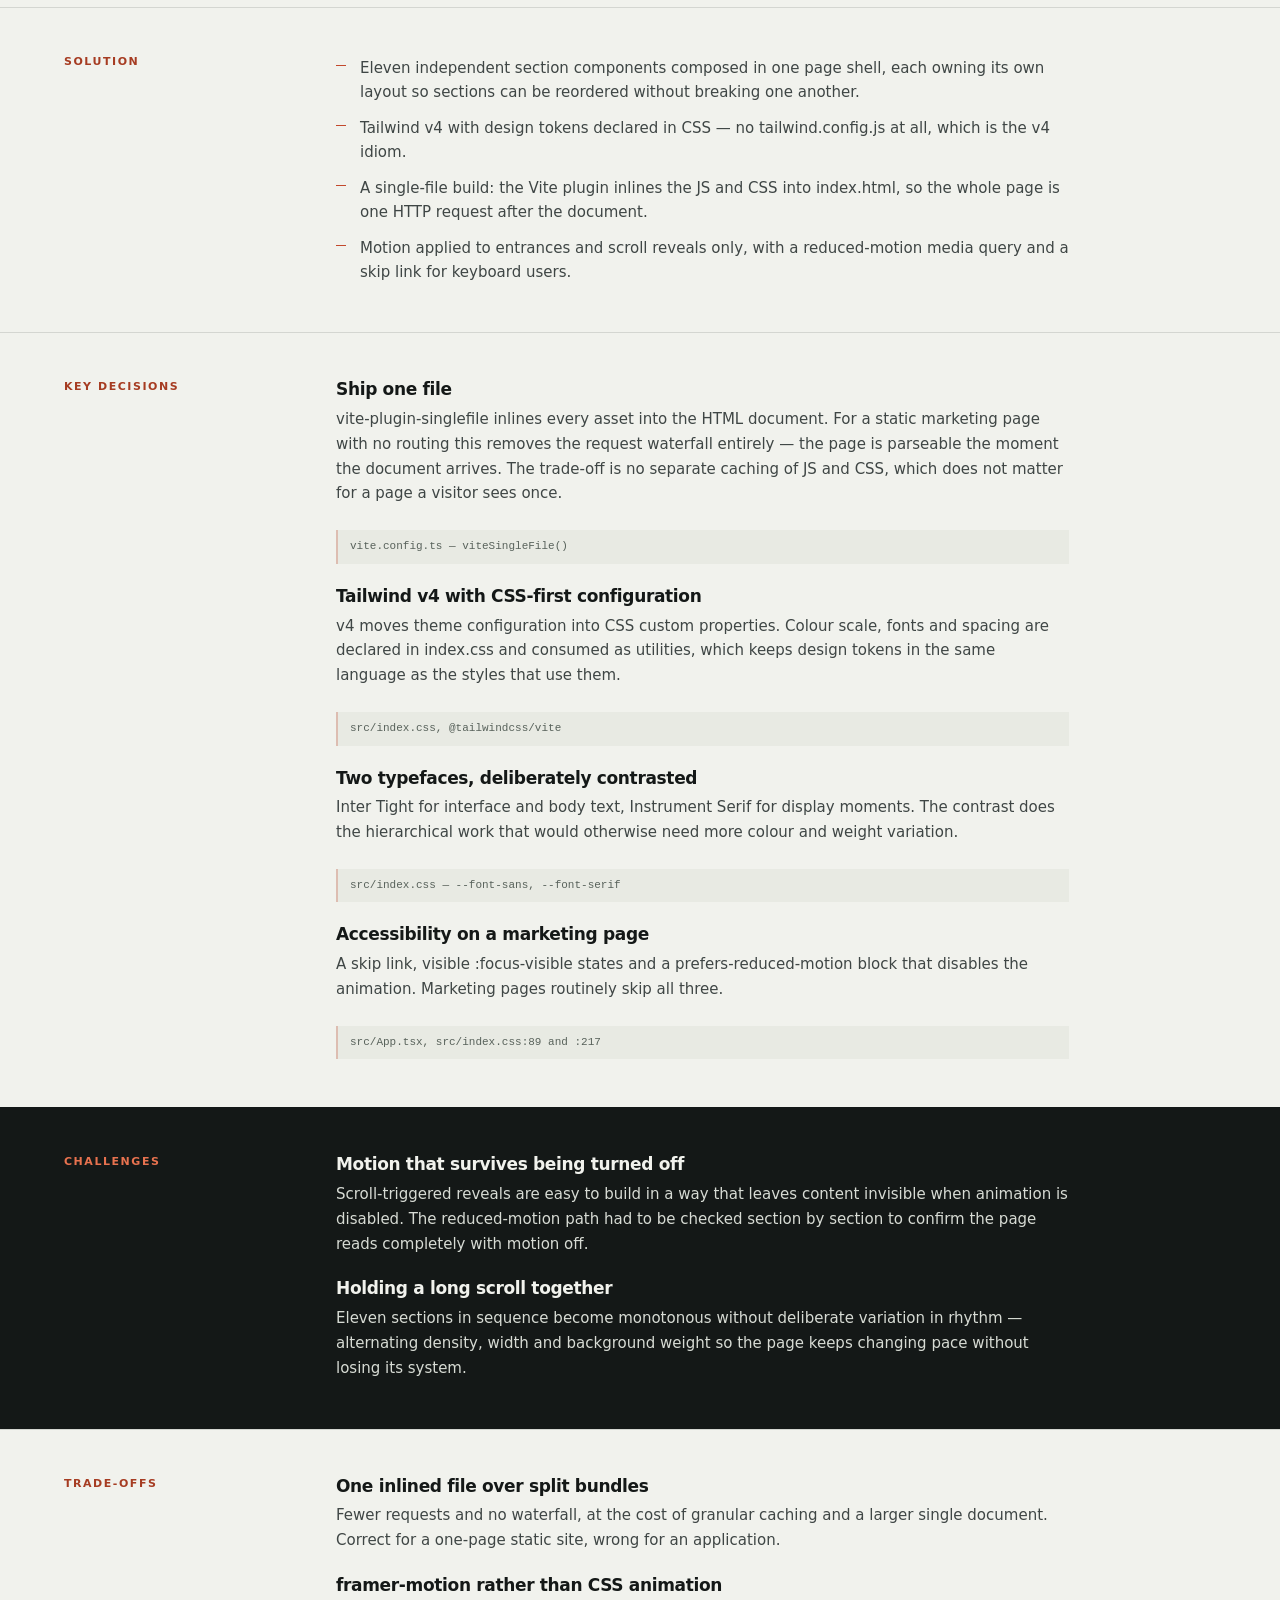
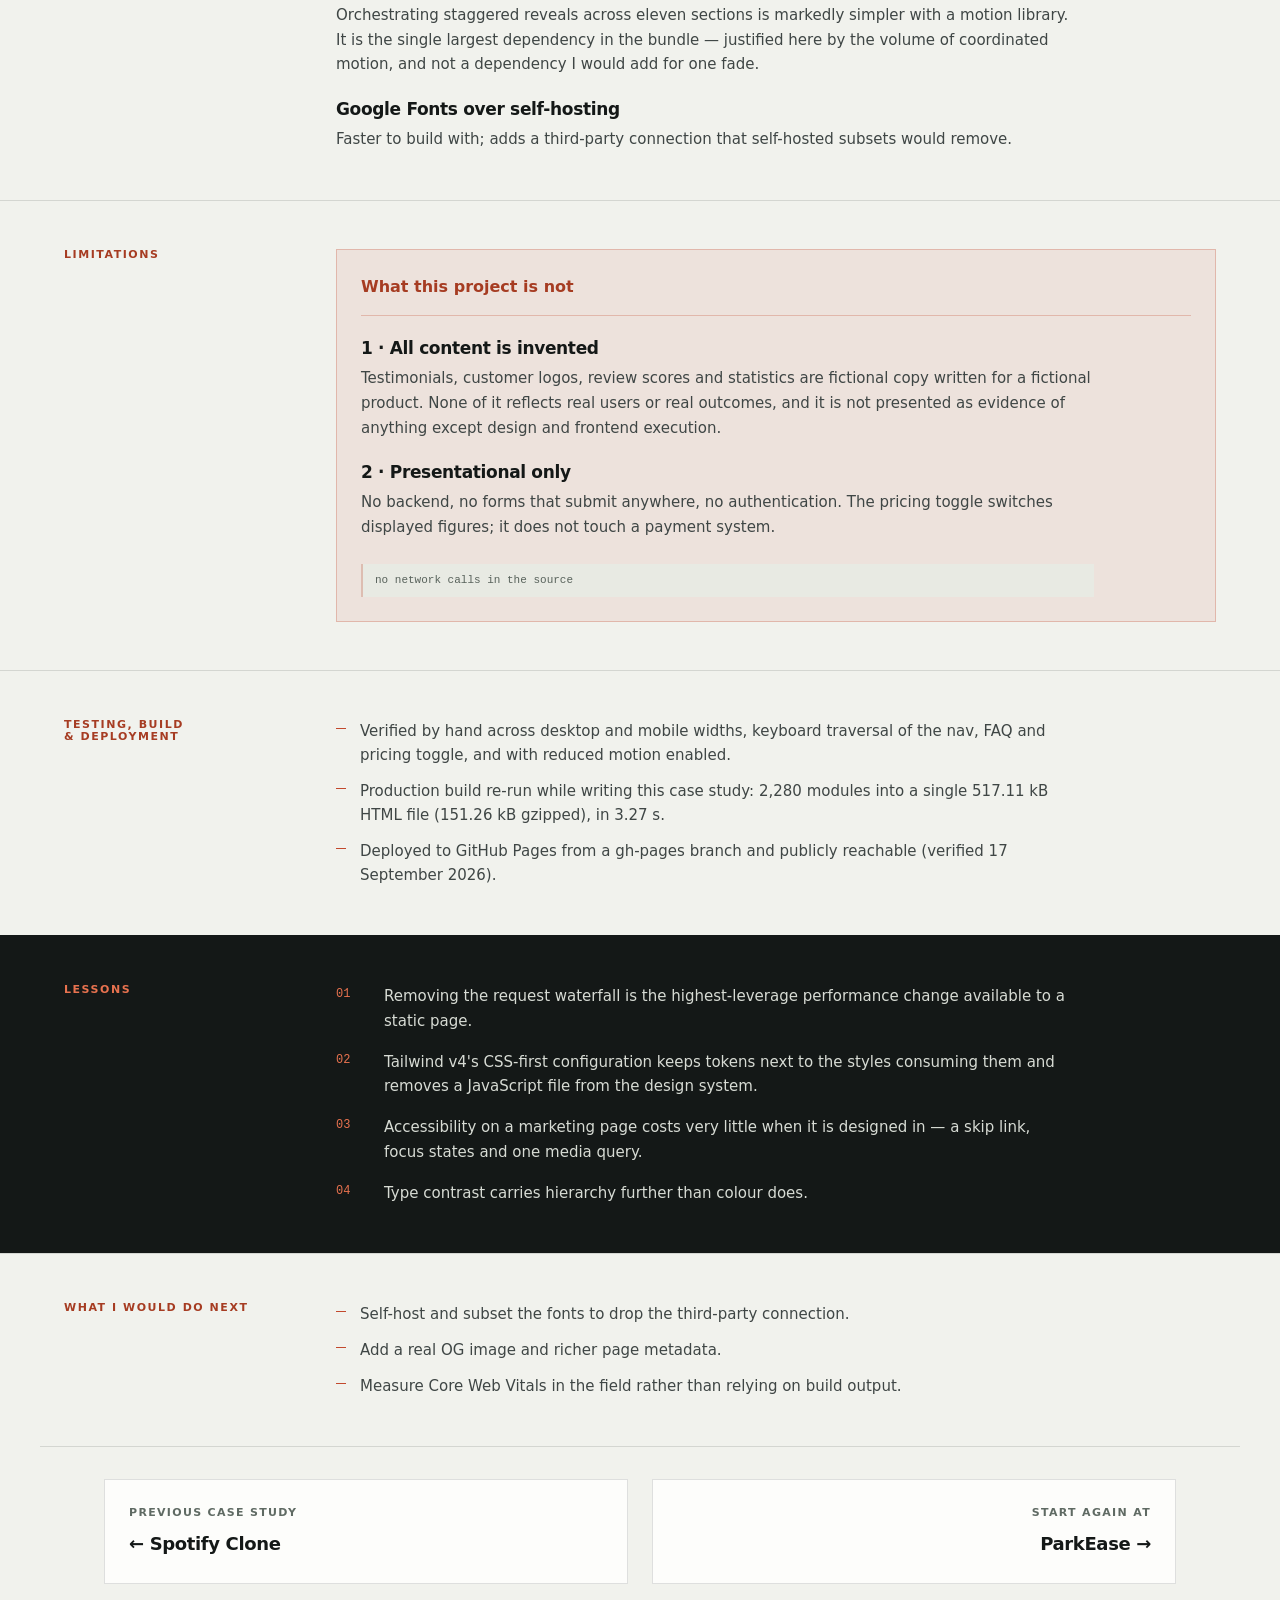
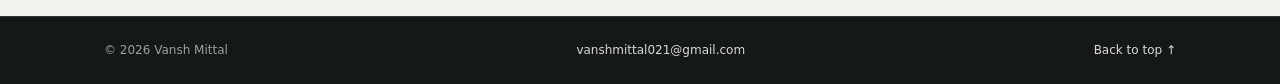
<file: projects/aura-landing/index.html>
<!doctype html>
<html lang="en" class="no-js">
<head>
<meta charset="utf-8">
<meta name="viewport" content="width=device-width, initial-scale=1">

<title>Aura Landing — Product Landing Page · Vansh Mittal</title>
<meta name="description" content="Case study: a product landing page for a fictional SaaS, built with React 19, TypeScript and Tailwind v4, shipping as one self-contained HTML file at 151 KB gzipped with skip links and reduced-motion support.">
<link rel="canonical" href="https://vansh-mittal-portfolio.vercel.app/projects/aura-landing/">

<meta property="og:type" content="article">
<meta property="og:site_name" content="Vansh Mittal — Engineering Portfolio">
<meta property="og:title" content="Aura Landing — Product Landing Page">
<meta property="og:description" content="A React 19, TypeScript and Tailwind v4 landing page that ships as one self-contained HTML file at 151 KB gzipped.">
<meta property="og:url" content="https://vansh-mittal-portfolio.vercel.app/projects/aura-landing/">
<meta property="og:image" content="https://vansh-mittal-portfolio.vercel.app/assets/og-card.png">
<meta property="og:image:alt" content="Vansh Mittal — Associate Software Engineer.">
<meta property="og:image:width" content="1200">
<meta property="og:image:height" content="630">

<meta name="twitter:card" content="summary_large_image">
<meta name="twitter:title" content="Aura Landing — Product Landing Page">
<meta name="twitter:description" content="A React 19, TypeScript and Tailwind v4 landing page that ships as one self-contained HTML file.">
<meta name="twitter:image" content="https://vansh-mittal-portfolio.vercel.app/assets/og-card.png">

<meta name="theme-color" content="#f1f2ed" media="(prefers-color-scheme: light)">
<meta name="theme-color" content="#141817" media="(prefers-color-scheme: dark)">

<link rel="icon" href="../../assets/favicon.svg" type="image/svg+xml">
<link rel="stylesheet" href="../../styles.css">

<script type="application/ld+json">
{
  "@context": "https://schema.org",
  "@type": "SoftwareSourceCode",
  "name": "Aura — Product Landing Page",
  "description": "A product landing page for a fictional SaaS, built with React 19, TypeScript and Tailwind CSS v4 and shipped as a single self-contained HTML file.",
  "codeRepository": "https://github.com/Vansh-22f300/aura-landing",
  "programmingLanguage": ["TypeScript"],
  "runtimePlatform": ["React", "Vite", "Tailwind CSS"],
  "author": { "@type": "Person", "name": "Vansh Mittal", "url": "https://github.com/Vansh-22f300" }
}
</script>
<script type="application/ld+json">
{
  "@context": "https://schema.org",
  "@type": "BreadcrumbList",
  "itemListElement": [
    { "@type": "ListItem", "position": 1, "name": "Home", "item": "https://vansh-mittal-portfolio.vercel.app/" },
    { "@type": "ListItem", "position": 2, "name": "Selected work", "item": "https://vansh-mittal-portfolio.vercel.app/#work" },
    { "@type": "ListItem", "position": 3, "name": "Aura Landing" }
  ]
}
</script>
</head>

<body>
<a class="skip-link" href="#main">Skip to content</a>
<div class="reading-progress" aria-hidden="true"></div>

<header class="site-header" data-header data-stuck="false" data-open="false">
  <div class="wrap site-header__in">
    <a class="brand" href="../../" aria-label="Vansh Mittal — home">
      <span class="brand__mark" aria-hidden="true">VM</span>
      <span>
        <span class="brand__name">Vansh Mittal</span>
        <span class="brand__role">Associate Software Engineer</span>
      </span>
    </a>

    <button class="nav-toggle" type="button" data-nav-toggle aria-expanded="false" aria-controls="site-nav">
      <span class="sr-only">Menu</span>
      <span class="nav-toggle__bars" aria-hidden="true"></span>
    </button>

    <nav class="nav" id="site-nav" aria-label="Primary">
      <a class="nav__link" href="../../#featured">Featured</a>
      <a class="nav__link" href="../../#work">Work</a>
      <a class="nav__link" href="../../#stack">Stack</a>
      <a class="nav__link" href="../../#experience">Experience</a>
      <span class="nav__sep" aria-hidden="true"></span>
      <a class="nav__link" href="https://github.com/Vansh-22f300/aura-landing" target="_blank" rel="noopener noreferrer">
        Source <span aria-hidden="true">↗</span>
      </a>
      <a class="nav__cta" href="../../#contact">Contact</a>
    </nav>
  </div>
</header>

<main id="main">
  <article>

  <header class="cs-hero wrap">
    <nav class="crumb rv" aria-label="Breadcrumb">
      <a href="../../">Home</a>
      <span class="crumb__sep" aria-hidden="true">/</span>
      <a href="../../#work">Selected work</a>
      <span class="crumb__sep" aria-hidden="true">/</span>
      <span aria-current="page">Aura Landing</span>
    </nav>

    <div class="rv">
      <div class="cs-hero__head">
        <span class="badge badge--live"><span class="badge__dot" aria-hidden="true"></span> Live demo</span>
        <span class="mono" style="color:var(--ink-4)">2025 · self-directed</span>
      </div>

      <h1 class="cs-hero__title">Aura Landing</h1>

      <p class="cs-hero__tagline">
        A conversion-shaped marketing page for a fictional product, built as one self-contained
        HTML file. Eleven sections, 151&nbsp;KB gzipped, no request waterfall.
      </p>
    </div>

    <!-- Stated before anything else so the fictional copy is never mistaken for real traction. -->
    <div class="limits rv" style="margin-bottom:2rem">
      <p style="font-size:0.9375rem;color:var(--ink-2);line-height:1.65;margin:0">
        <strong style="color:var(--accent-2)">Aura is a fictional product.</strong>
        The brand, the testimonials, the customer logos, the review scores and the pricing are
        marketing copy invented for this exercise. There is no company, no users and no revenue
        behind it. The engineering and design work is the deliverable — nothing on the live page
        should be read as evidence of traction.
      </p>
    </div>

    <div class="scan rv rv-1">
      <div>
        <p class="scan__k">What it is</p>
        <p class="scan__v">
          A full-length product landing page — hero, feature grid, interactive showcase, pricing
          toggle, FAQ accordion — built to practise typographic hierarchy and purposeful motion.
        </p>
      </div>
      <div>
        <p class="scan__k">My role</p>
        <p class="scan__v">Sole developer — design and frontend.</p>
      </div>
      <div>
        <p class="scan__k">Stack</p>
        <ul class="taglist" style="margin-top:0.25rem">
          <li class="tag">React 19</li><li class="tag">TypeScript 5.9</li>
          <li class="tag">Tailwind v4</li><li class="tag">Vite 7</li>
          <li class="tag">framer-motion</li>
        </ul>
      </div>

      <div class="scan__actions">
        <a class="btn btn--primary" href="https://vansh-22f300.github.io/aura-landing/" target="_blank" rel="noopener noreferrer">
          Open live page <span class="btn__ico" aria-hidden="true">↗</span>
        </a>
        <a class="btn btn--ghost" href="https://github.com/Vansh-22f300/aura-landing" target="_blank" rel="noopener noreferrer">
          Read the source <span class="btn__ico" aria-hidden="true">↗</span>
        </a>
      </div>
    </div>

    <div class="metricrow rv rv-1">
      <div><span class="metric__v">1</span><span class="metric__l">file shipped</span></div>
      <div><span class="metric__v">151 KB</span><span class="metric__l">gzipped total</span></div>
      <div><span class="metric__v">11</span><span class="metric__l">section components</span></div>
      <div><span class="metric__v">v4</span><span class="metric__l">Tailwind, CSS-first</span></div>
    </div>
  </header>

  <nav class="cs-toc" aria-label="On this page" data-spy data-spy-attr="aria-current" data-spy-value="location">
    <details class="cs-toc__d">
      <summary class="cs-toc__sum">On this page</summary>
      <ul class="cs-toc__list">
        <li><a href="#h-overview">Overview</a></li>
        <li><a href="#h-problem">Problem</a></li>
        <li><a href="#h-solution">Solution</a></li>
        <li><a href="#h-decisions">Key decisions</a></li>
        <li><a href="#h-challenges">Challenges</a></li>
        <li><a href="#h-tradeoffs">Trade-offs</a></li>
        <li><a href="#h-limits">Limitations</a></li>
        <li><a href="#h-testing">Testing, build &amp; deployment</a></li>
        <li><a href="#h-lessons">Lessons</a></li>
        <li><a href="#h-future">What I would do next</a></li>
      </ul>
    </details>
  </nav>

  <section class="cs-section wrap" aria-labelledby="h-overview">
    <div class="cs-grid">
      <h2 class="cs-grid__label" id="h-overview">Overview</h2>
      <div class="prose rv">
        <p>
          Hero, logo wall, feature grid, interactive showcase, comparison, testimonials, pricing
          with a monthly/yearly toggle, FAQ accordion and closing call to action — built to
          practise the thing marketing pages actually demand: typographic hierarchy, motion that
          guides rather than decorates, and an accessible implementation of interactive sections.
        </p>
      </div>
    </div>
  </section>

  <section class="cs-section wrap" aria-labelledby="h-problem">
    <div class="cs-grid">
      <h2 class="cs-grid__label" id="h-problem">Problem</h2>
      <div class="prose rv">
        <p>
          A landing page has to hold a reader through a long scroll and stay legible on a phone,
          which is a typography and rhythm problem before it is a code problem.
        </p>
        <p>
          It also has to load fast. Marketing pages tend to accumulate fonts, images and scripts
          until the thing meant to convert is the thing that stalls.
        </p>
      </div>
    </div>
  </section>

  <section class="cs-section wrap" aria-labelledby="h-solution">
    <div class="cs-grid">
      <h2 class="cs-grid__label" id="h-solution">Solution</h2>
      <div class="rv">
        <ul class="blist">
          <li>
            Eleven independent section components composed in one page shell, each owning its own
            layout so sections can be reordered without breaking one another.
          </li>
          <li>
            Tailwind v4 with design tokens declared in CSS — no tailwind.config.js at all, which is
            the v4 idiom.
          </li>
          <li>
            A single-file build: the Vite plugin inlines the JS and CSS into index.html, so the
            whole page is one HTTP request after the document.
          </li>
          <li>
            Motion applied to entrances and scroll reveals only, with a reduced-motion media query
            and a skip link for keyboard users.
          </li>
        </ul>
      </div>
    </div>
  </section>

  <section class="cs-section wrap" aria-labelledby="h-decisions">
    <div class="cs-grid">
      <h2 class="cs-grid__label" id="h-decisions">Key decisions</h2>
      <div class="dlist rv">

        <div class="ditem">
          <h3 class="ditem__t">Ship one file</h3>
          <p class="ditem__b">
            vite-plugin-singlefile inlines every asset into the HTML document. For a static
            marketing page with no routing this removes the request waterfall entirely — the page is
            parseable the moment the document arrives. The trade-off is no separate caching of JS
            and CSS, which does not matter for a page a visitor sees once.
          </p>
          <p class="ditem__ev">vite.config.ts — viteSingleFile()</p>
        </div>

        <div class="ditem">
          <h3 class="ditem__t">Tailwind v4 with CSS-first configuration</h3>
          <p class="ditem__b">
            v4 moves theme configuration into CSS custom properties. Colour scale, fonts and spacing
            are declared in index.css and consumed as utilities, which keeps design tokens in the
            same language as the styles that use them.
          </p>
          <p class="ditem__ev">src/index.css, @tailwindcss/vite</p>
        </div>

        <div class="ditem">
          <h3 class="ditem__t">Two typefaces, deliberately contrasted</h3>
          <p class="ditem__b">
            Inter Tight for interface and body text, Instrument Serif for display moments. The
            contrast does the hierarchical work that would otherwise need more colour and weight
            variation.
          </p>
          <p class="ditem__ev">src/index.css — --font-sans, --font-serif</p>
        </div>

        <div class="ditem">
          <h3 class="ditem__t">Accessibility on a marketing page</h3>
          <p class="ditem__b">
            A skip link, visible :focus-visible states and a prefers-reduced-motion block that
            disables the animation. Marketing pages routinely skip all three.
          </p>
          <p class="ditem__ev">src/App.tsx, src/index.css:89 and :217</p>
        </div>

      </div>
    </div>
  </section>

  <section class="cs-section panel-dark" aria-labelledby="h-challenges">
    <div class="wrap">
      <div class="cs-grid">
        <h2 class="cs-grid__label" id="h-challenges">Challenges</h2>
        <div class="dlist rv">
          <div class="ditem">
            <h3 class="ditem__t">Motion that survives being turned off</h3>
            <p class="ditem__b">
              Scroll-triggered reveals are easy to build in a way that leaves content invisible when
              animation is disabled. The reduced-motion path had to be checked section by section to
              confirm the page reads completely with motion off.
            </p>
          </div>
          <div class="ditem">
            <h3 class="ditem__t">Holding a long scroll together</h3>
            <p class="ditem__b">
              Eleven sections in sequence become monotonous without deliberate variation in rhythm —
              alternating density, width and background weight so the page keeps changing pace
              without losing its system.
            </p>
          </div>
        </div>
      </div>
    </div>
  </section>

  <section class="cs-section wrap" aria-labelledby="h-tradeoffs">
    <div class="cs-grid">
      <h2 class="cs-grid__label" id="h-tradeoffs">Trade-offs</h2>
      <div class="dlist rv">
        <div class="ditem">
          <h3 class="ditem__t">One inlined file over split bundles</h3>
          <p class="ditem__b">
            Fewer requests and no waterfall, at the cost of granular caching and a larger single
            document. Correct for a one-page static site, wrong for an application.
          </p>
        </div>
        <div class="ditem">
          <h3 class="ditem__t">framer-motion rather than CSS animation</h3>
          <p class="ditem__b">
            Orchestrating staggered reveals across eleven sections is markedly simpler with a motion
            library. It is the single largest dependency in the bundle — justified here by the
            volume of coordinated motion, and not a dependency I would add for one fade.
          </p>
        </div>
        <div class="ditem">
          <h3 class="ditem__t">Google Fonts over self-hosting</h3>
          <p class="ditem__b">
            Faster to build with; adds a third-party connection that self-hosted subsets would
            remove.
          </p>
        </div>
      </div>
    </div>
  </section>

  <section class="cs-section wrap" id="limitations" aria-labelledby="h-limits">
    <div class="cs-grid">
      <h2 class="cs-grid__label" id="h-limits">Limitations</h2>
      <div class="rv">
        <div class="limits">
          <div class="limits__head">
            <span class="limits__title">What this project is not</span>
          </div>

          <div class="dlist">
            <div class="ditem">
              <h3 class="ditem__t">1 · All content is invented</h3>
              <p class="ditem__b">
                Testimonials, customer logos, review scores and statistics are fictional copy
                written for a fictional product. None of it reflects real users or real outcomes,
                and it is not presented as evidence of anything except design and frontend
                execution.
              </p>
            </div>
            <div class="ditem">
              <h3 class="ditem__t">2 · Presentational only</h3>
              <p class="ditem__b">
                No backend, no forms that submit anywhere, no authentication. The pricing toggle
                switches displayed figures; it does not touch a payment system.
              </p>
              <p class="ditem__ev">no network calls in the source</p>
            </div>
          </div>
        </div>
      </div>
    </div>
  </section>

  <section class="cs-section wrap" aria-labelledby="h-testing">
    <div class="cs-grid">
      <h2 class="cs-grid__label" id="h-testing">Testing, build &amp; deployment</h2>
      <div class="rv">
        <ul class="blist">
          <li>
            Verified by hand across desktop and mobile widths, keyboard traversal of the nav, FAQ
            and pricing toggle, and with reduced motion enabled.
          </li>
          <li>
            Production build re-run while writing this case study: 2,280 modules into a single
            517.11 kB HTML file (151.26 kB gzipped), in 3.27 s.
          </li>
          <li>
            Deployed to GitHub Pages from a gh-pages branch and publicly reachable
            (verified 17 September 2026).
          </li>
        </ul>
      </div>
    </div>
  </section>

  <section class="cs-section panel-dark" aria-labelledby="h-lessons">
    <div class="wrap">
      <div class="cs-grid">
        <h2 class="cs-grid__label" id="h-lessons">Lessons</h2>
        <div class="rv">
          <ol class="numlist">
            <li>
              Removing the request waterfall is the highest-leverage performance change available to
              a static page.
            </li>
            <li>
              Tailwind v4's CSS-first configuration keeps tokens next to the styles consuming them
              and removes a JavaScript file from the design system.
            </li>
            <li>
              Accessibility on a marketing page costs very little when it is designed in — a skip
              link, focus states and one media query.
            </li>
            <li>Type contrast carries hierarchy further than colour does.</li>
          </ol>
        </div>
      </div>
    </div>
  </section>

  <section class="cs-section wrap" aria-labelledby="h-future">
    <div class="cs-grid">
      <h2 class="cs-grid__label" id="h-future">What I would do next</h2>
      <div class="rv">
        <ul class="blist">
          <li>Self-host and subset the fonts to drop the third-party connection.</li>
          <li>Add a real OG image and richer page metadata.</li>
          <li>Measure Core Web Vitals in the field rather than relying on build output.</li>
        </ul>
      </div>
    </div>
  </section>

  </article>

  <nav class="wrap csnav" aria-label="More projects">
    <a class="csnav__item" href="../spotify-clone/">
      <span class="csnav__k">Previous case study</span>
      <span class="csnav__v">← Spotify Clone</span>
    </a>
    <a class="csnav__item csnav__item--next" href="../parkease/">
      <span class="csnav__k">Start again at</span>
      <span class="csnav__v">ParkEase →</span>
    </a>
  </nav>
</main>

<footer class="site-footer">
  <div class="wrap site-footer__in">
    <span>© <span class="yr">2026</span> Vansh Mittal</span>
    <span><a href="mailto:vanshmittal021@gmail.com">vanshmittal021@gmail.com</a></span>
    <a href="#main">Back to top ↑</a>
  </div>
</footer>

<script src="../../script.js" defer></script>
<script>
  document.querySelectorAll('.yr').forEach(function (el) {
    el.textContent = new Date().getFullYear();
  });
</script>
</body>
</html>
</file>
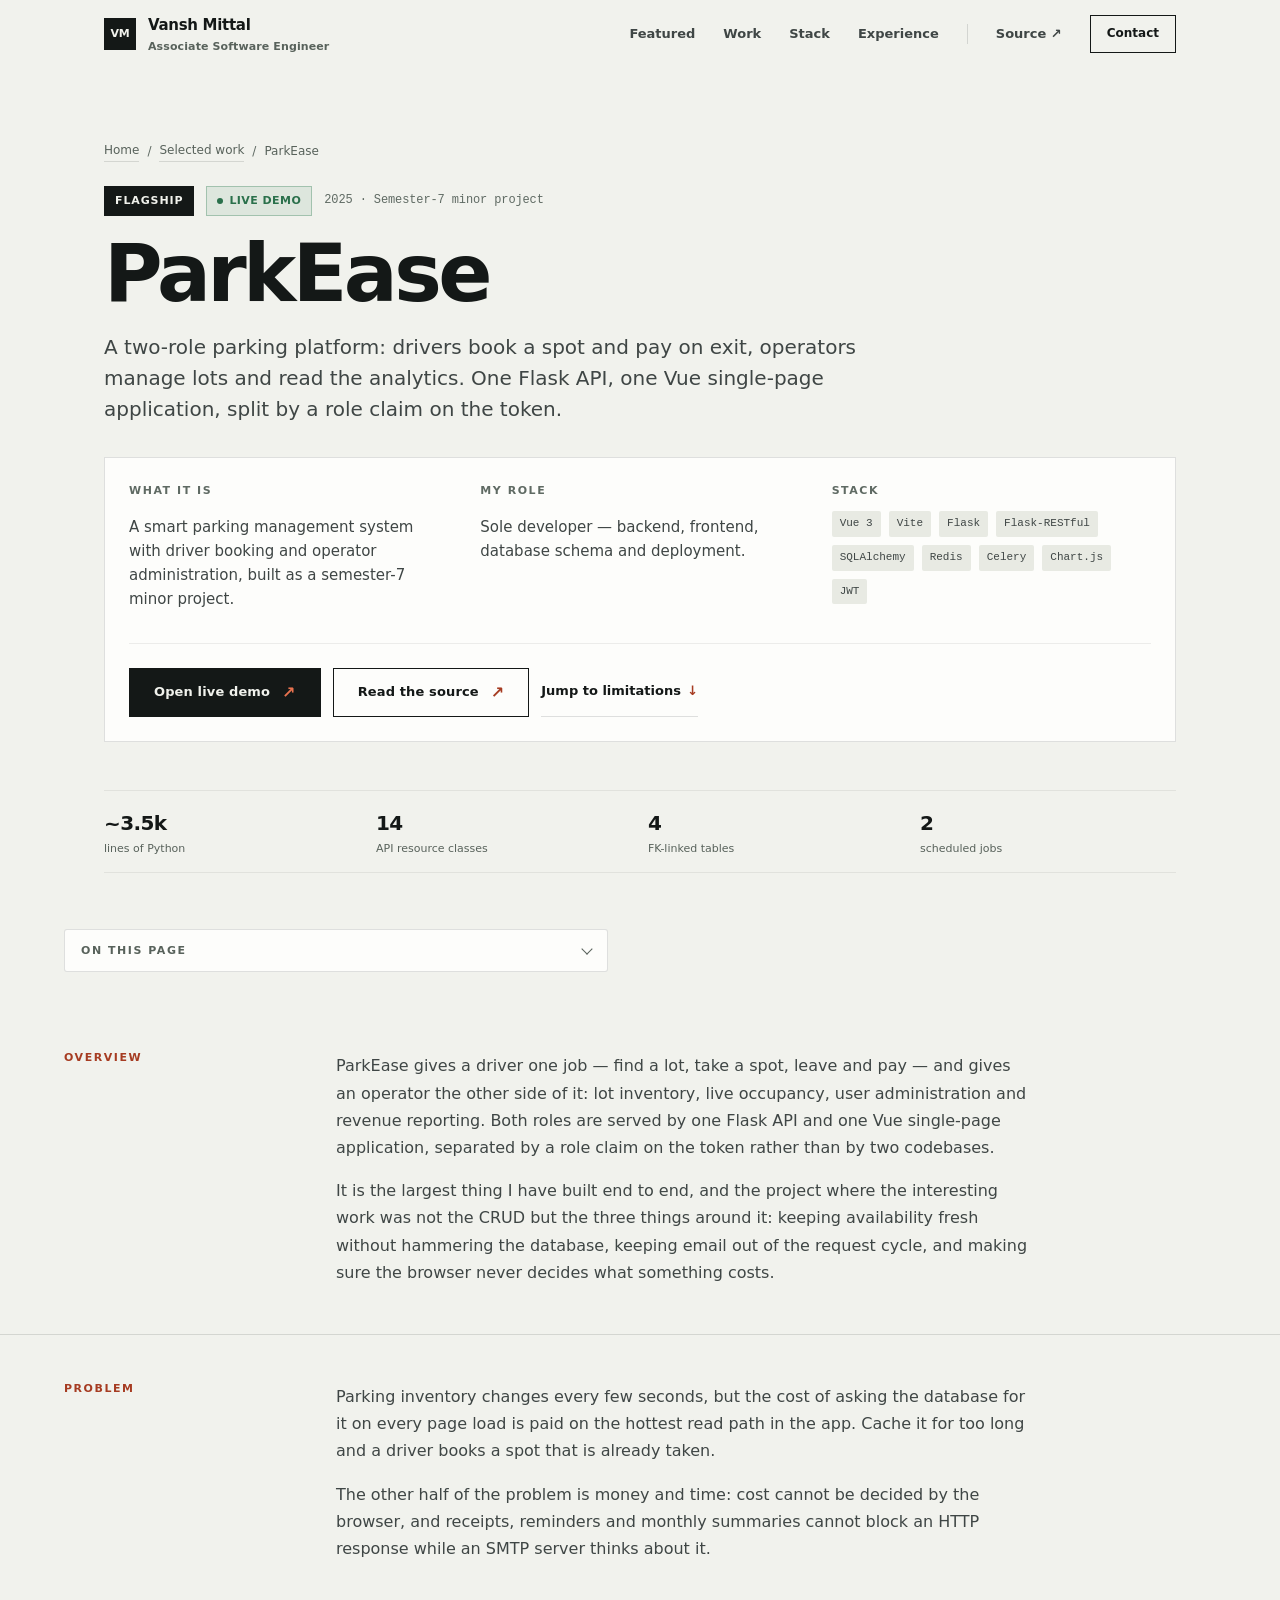
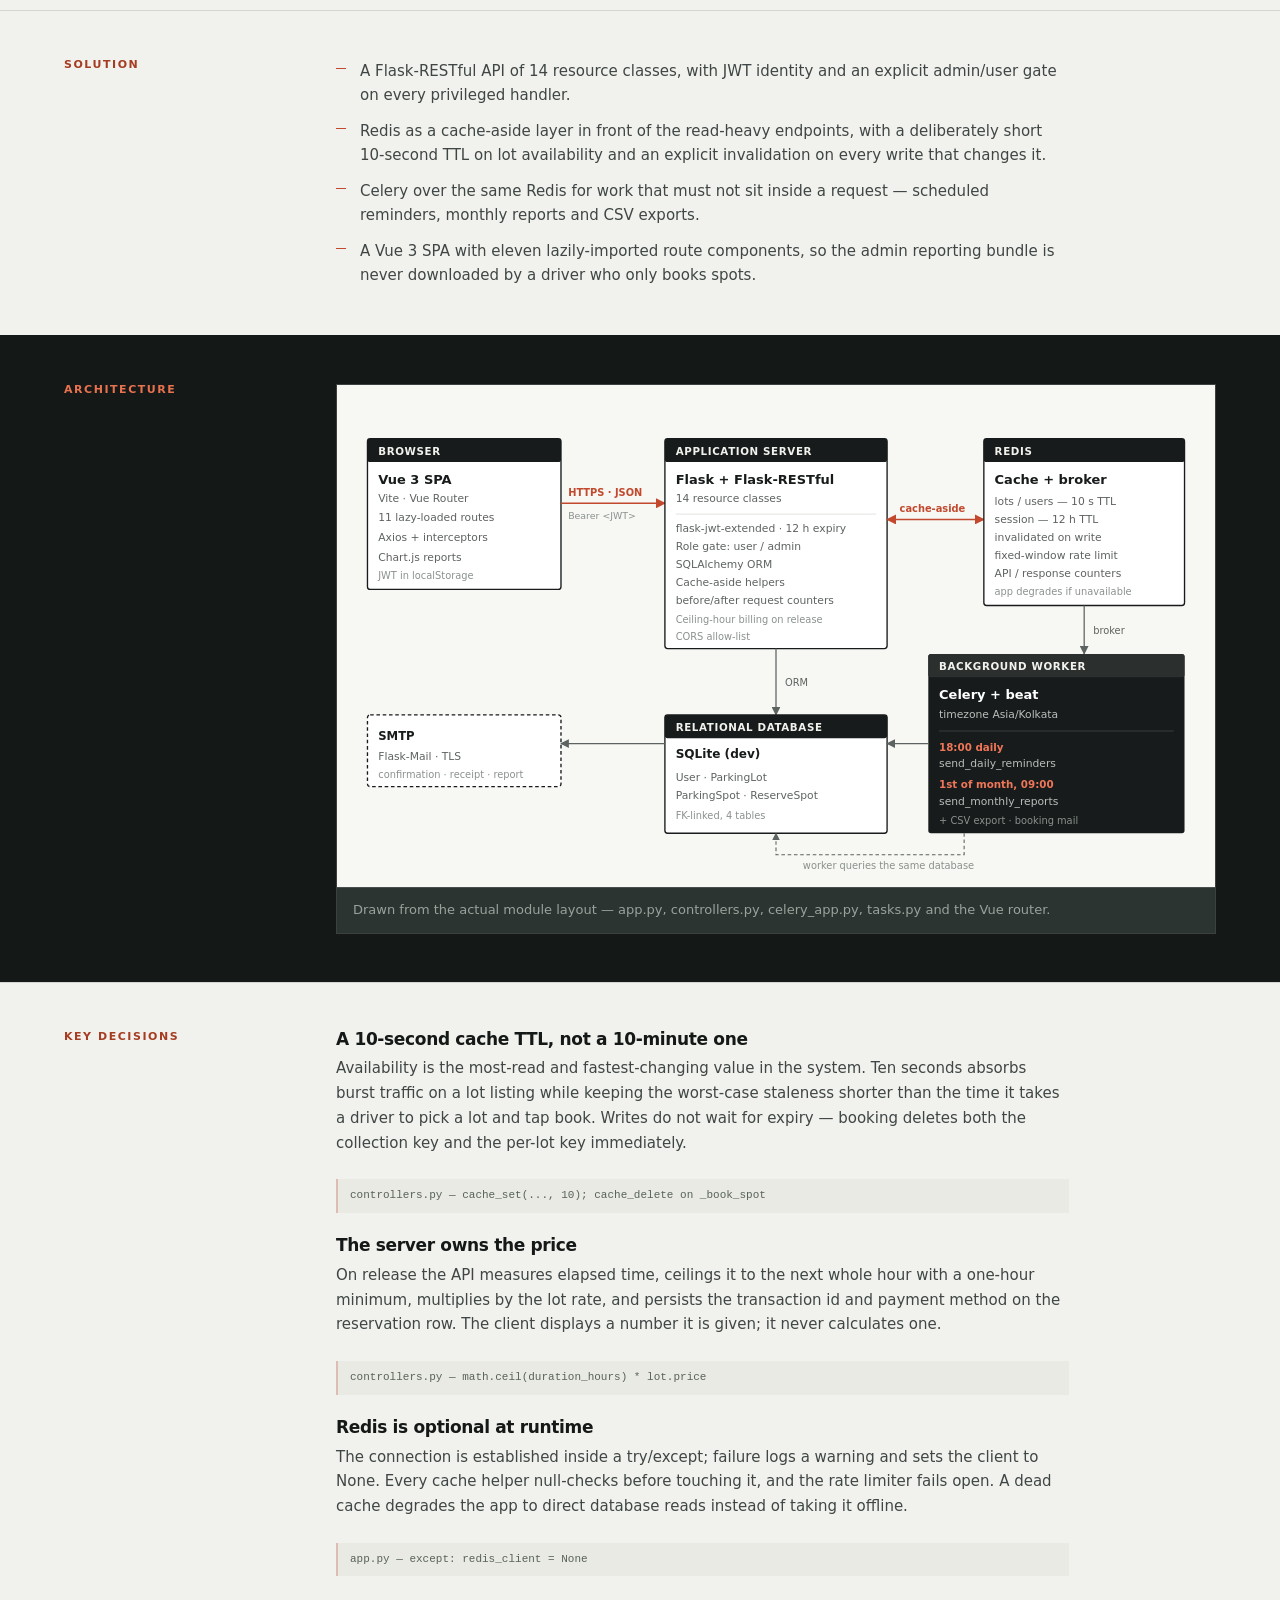
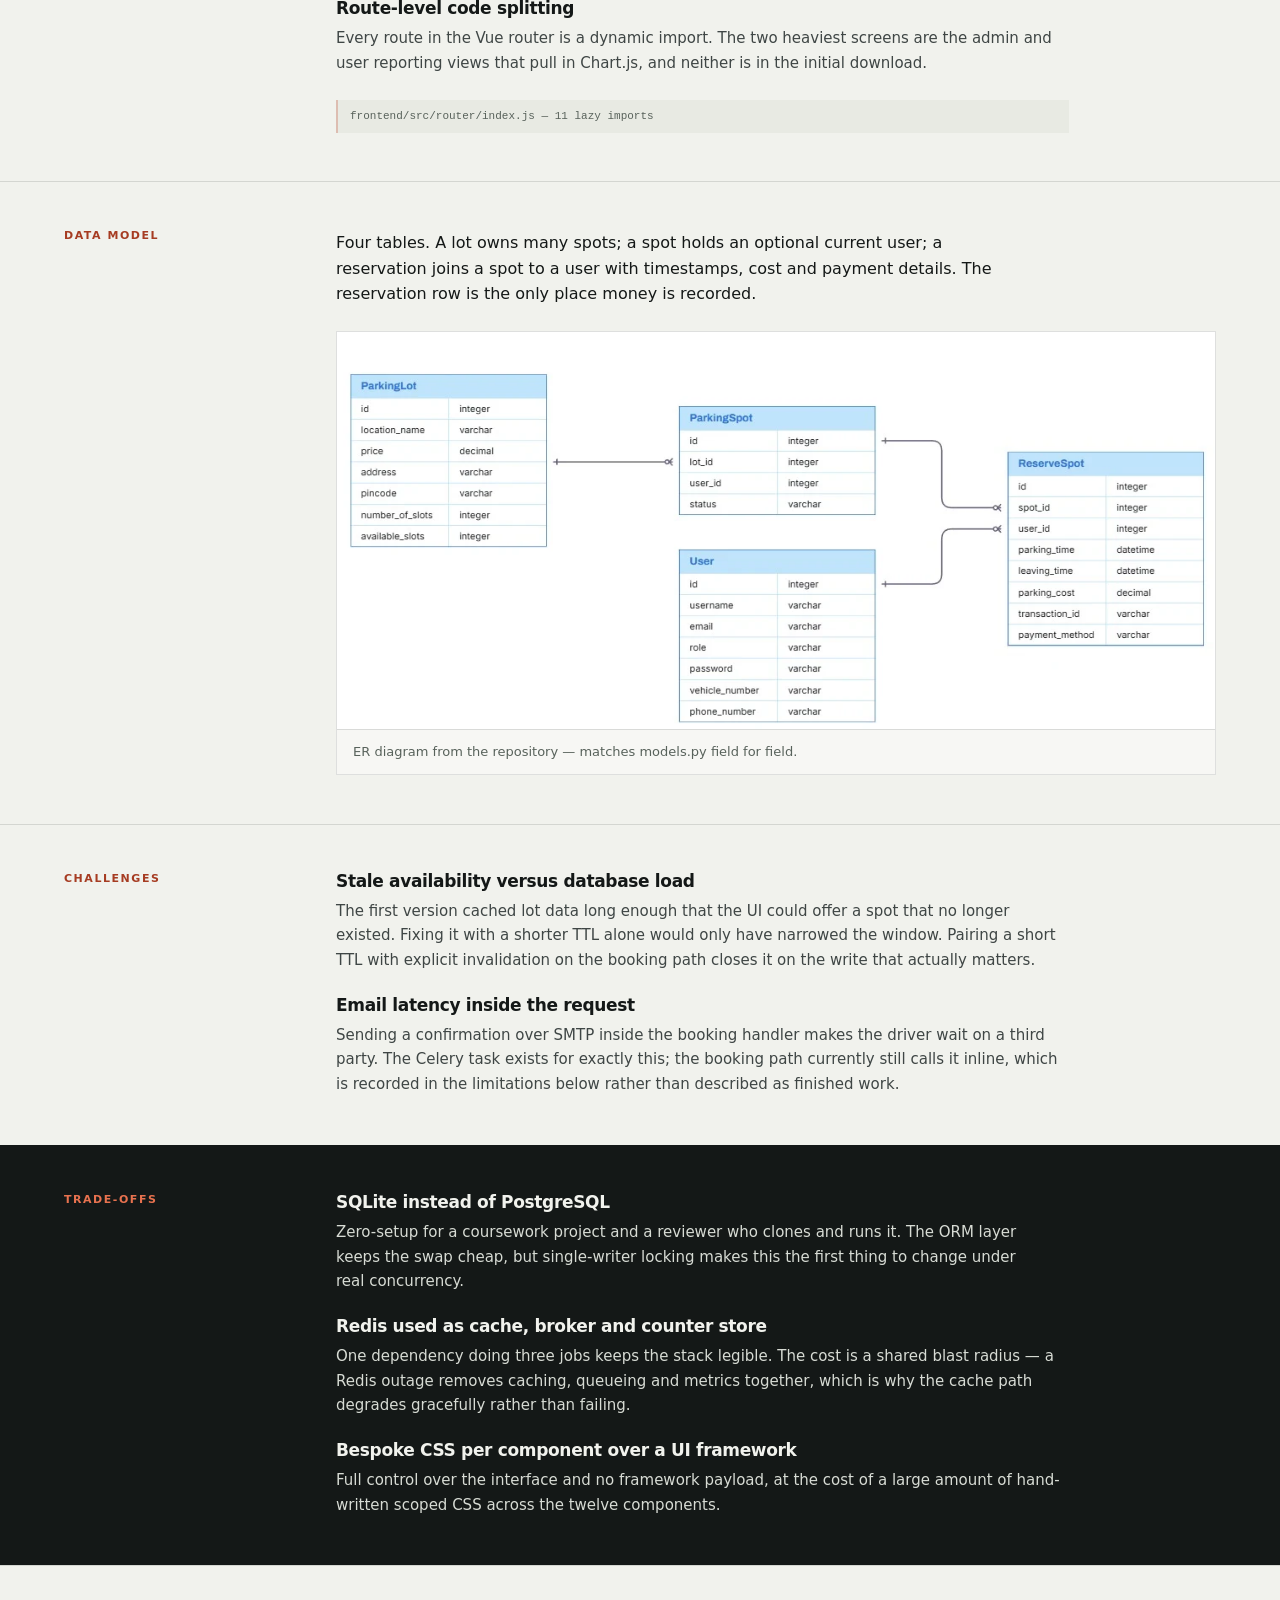
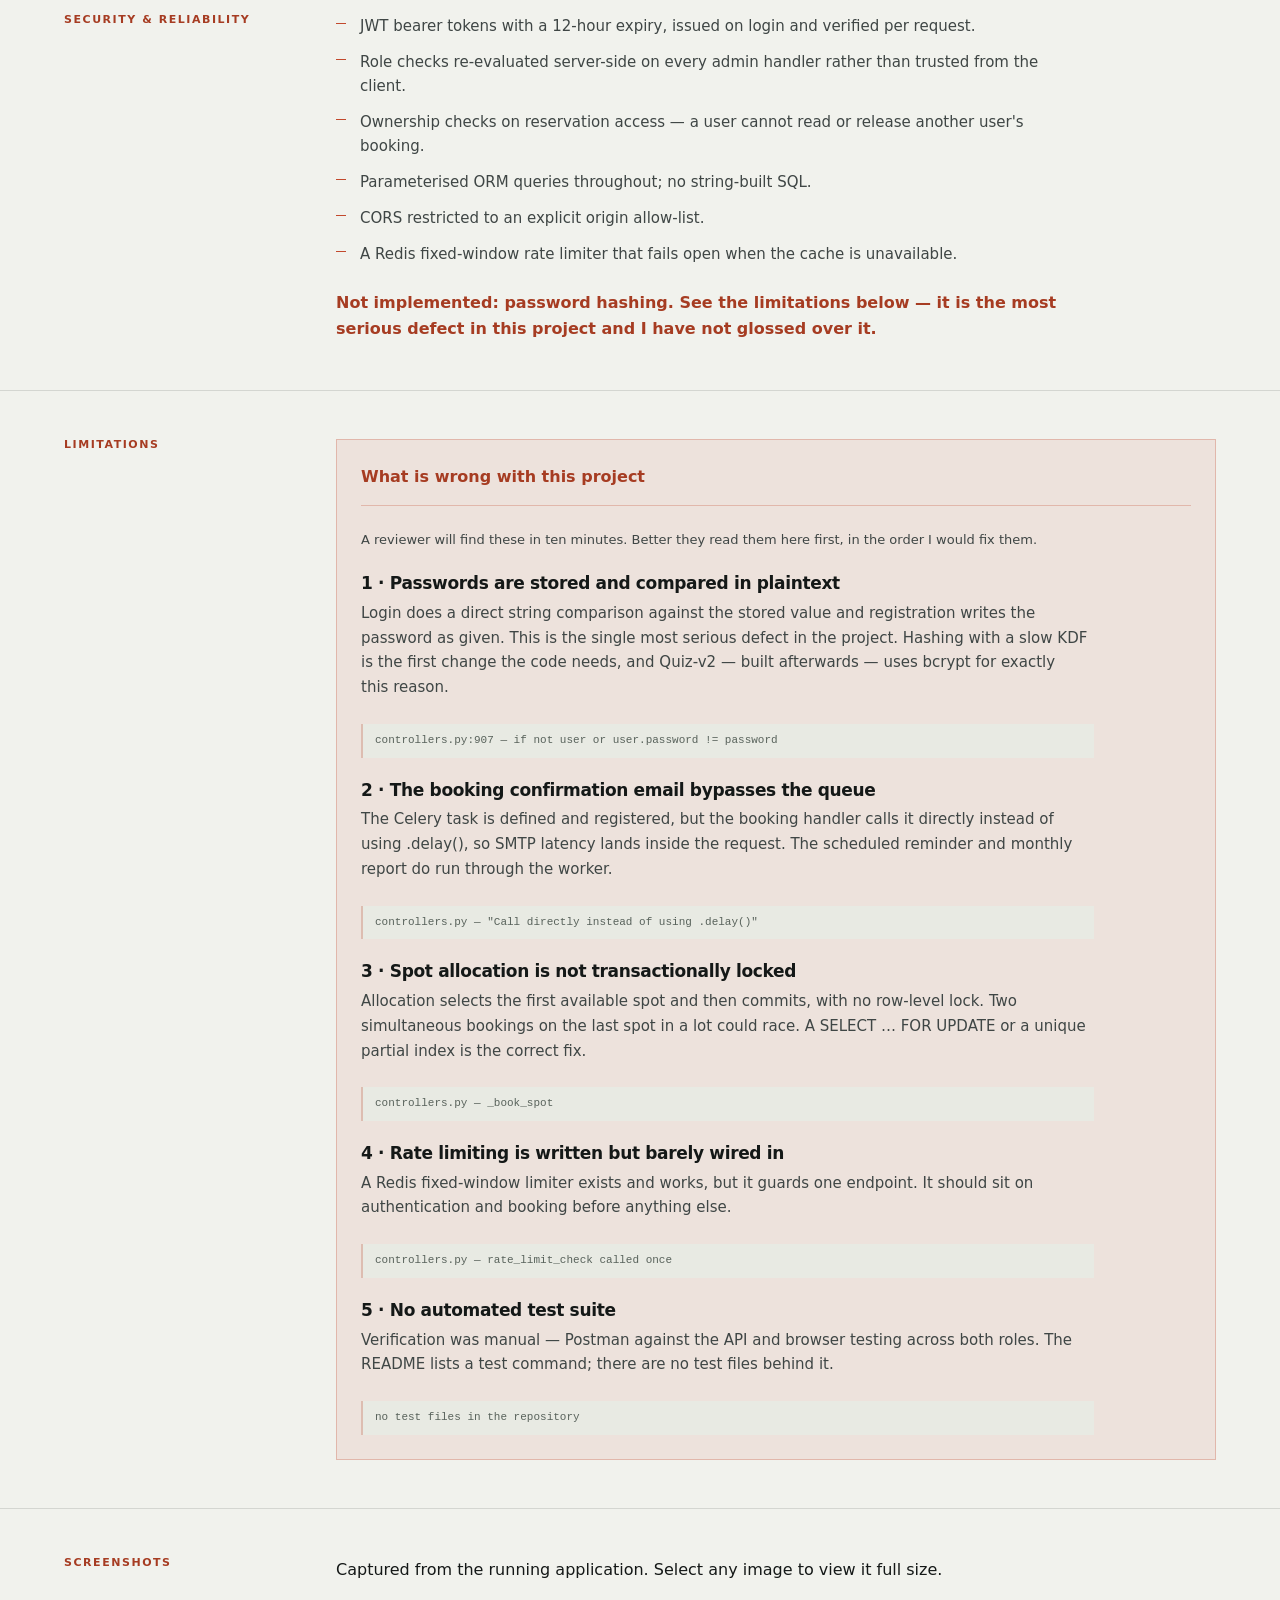
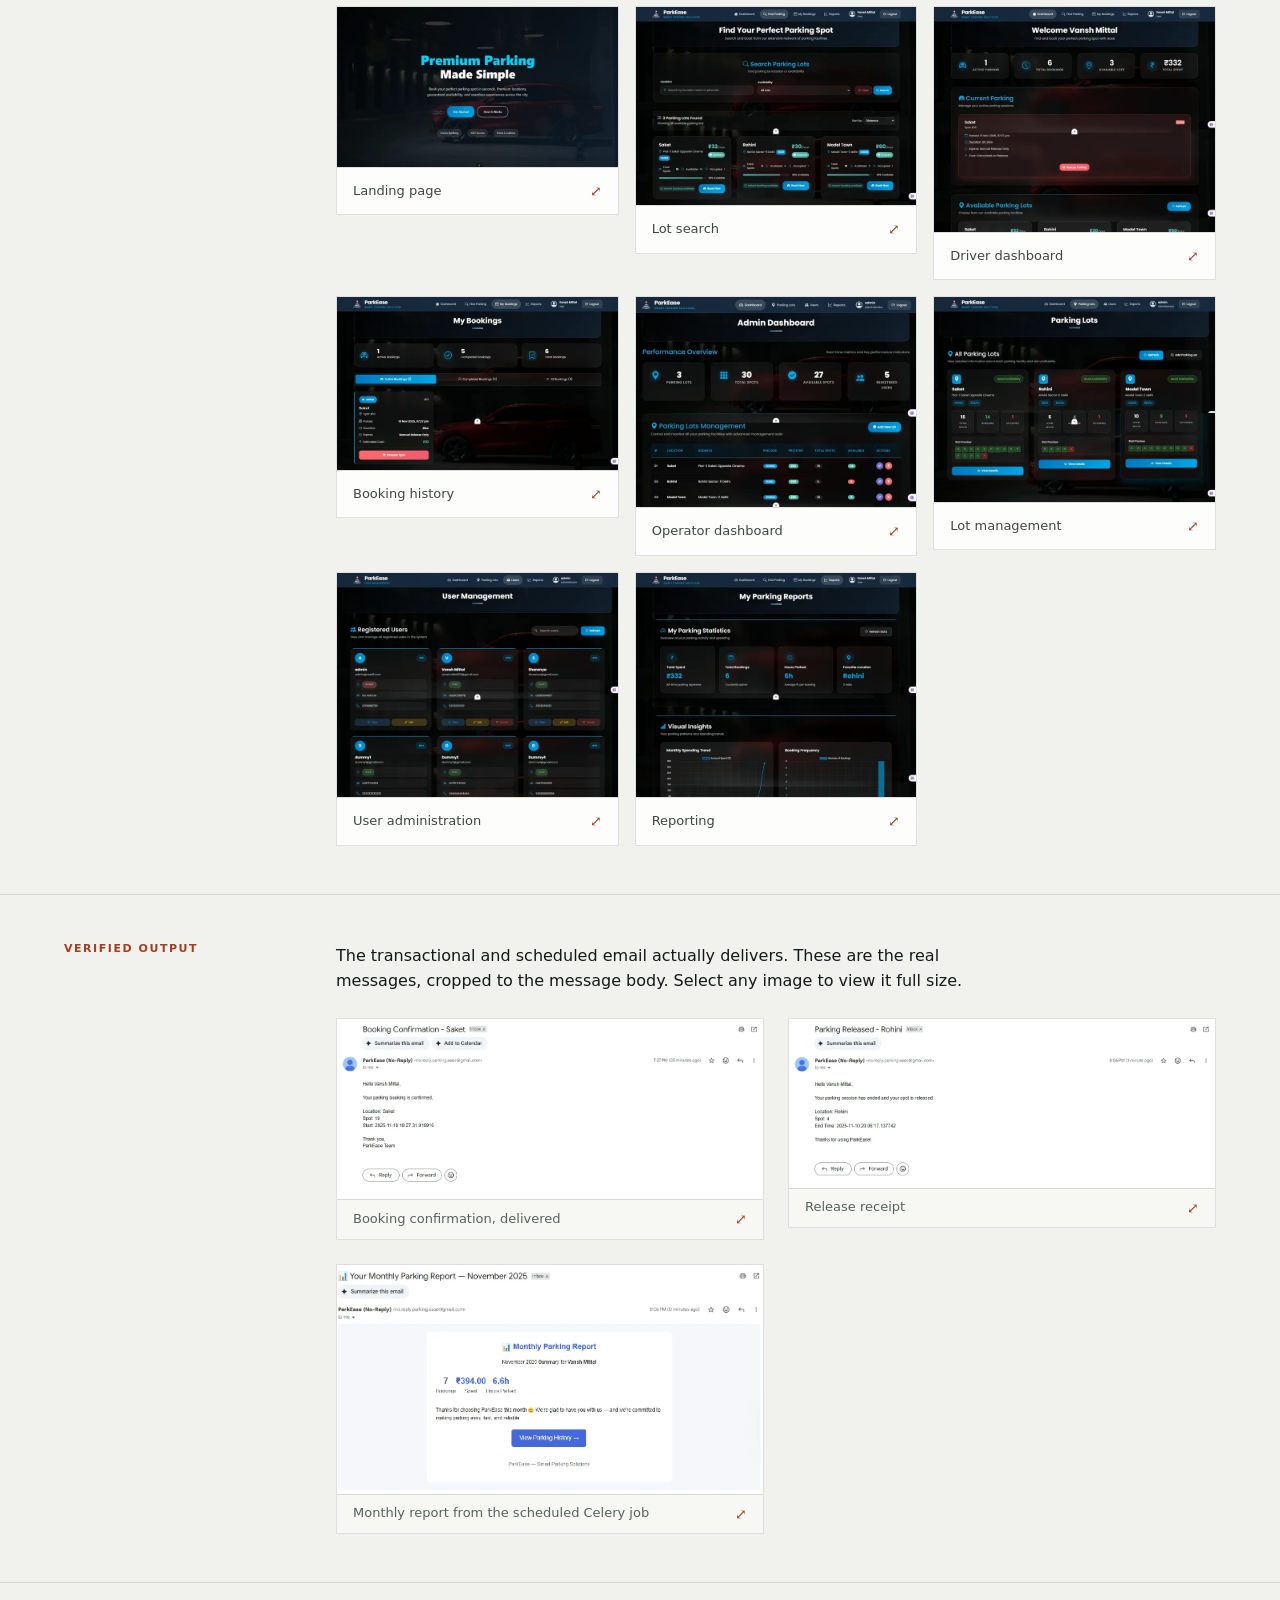
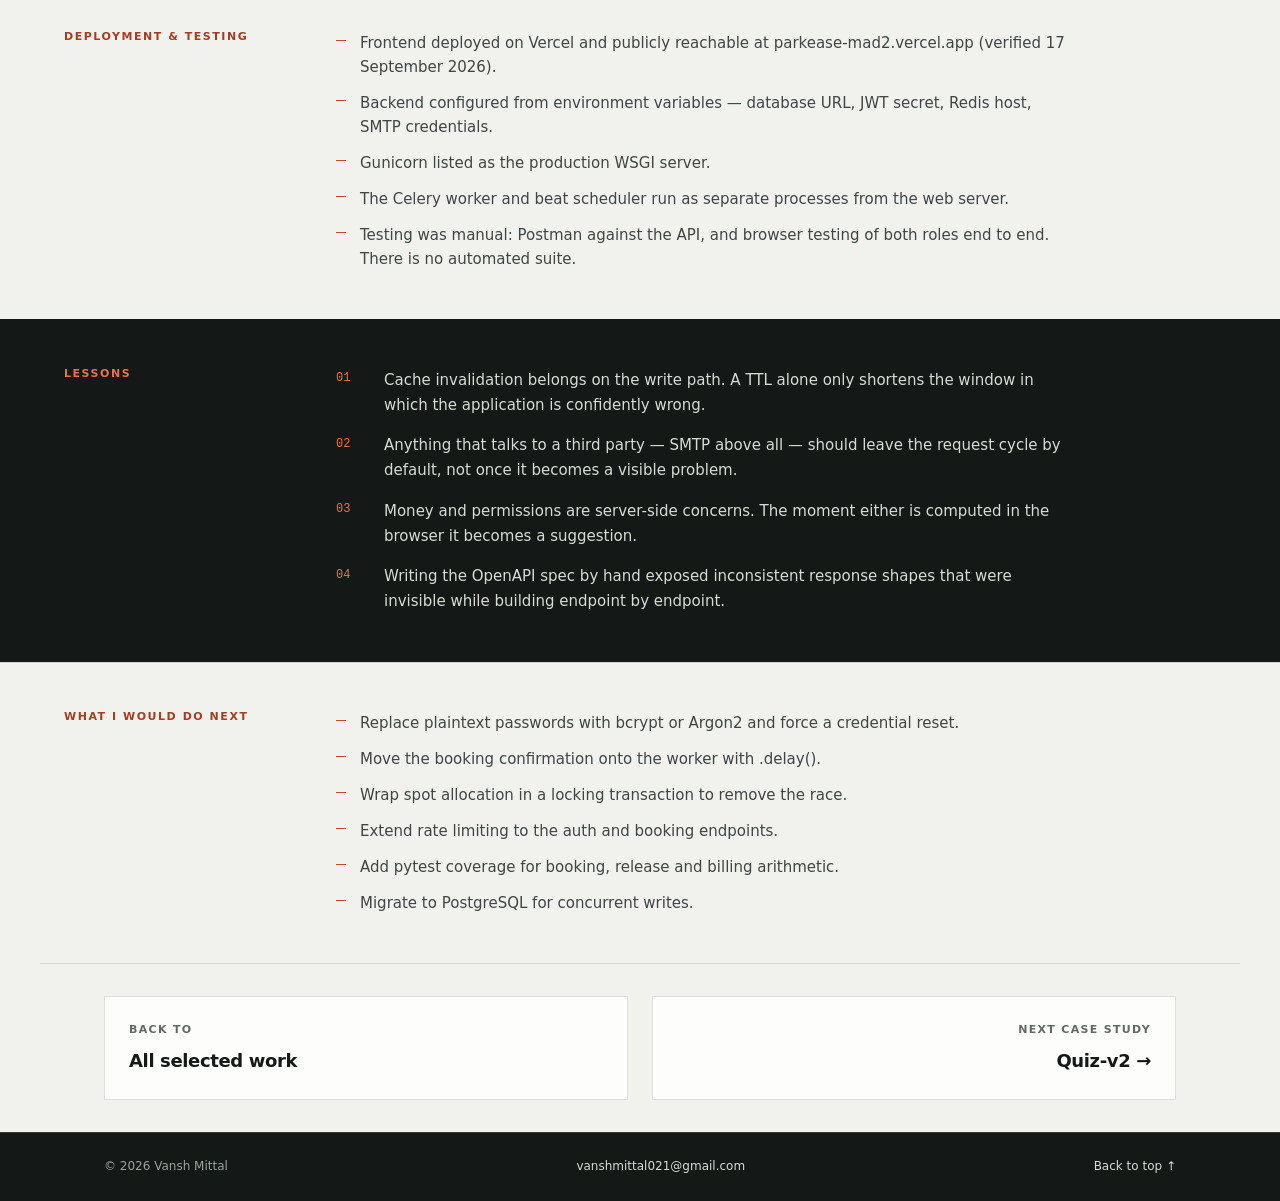
<file: projects/parkease/index.html>
<!doctype html>
<html lang="en" class="no-js">
<head>
<meta charset="utf-8">
<meta name="viewport" content="width=device-width, initial-scale=1">

<title>ParkEase — Smart Parking Management System · Vansh Mittal</title>
<meta name="description" content="Case study: ParkEase, a two-role parking platform built with Vue 3 and Flask. Redis cache-aside with a 10-second TTL, Celery scheduled jobs, server-side billing, plus a named list of the system's limitations.">
<link rel="canonical" href="https://vansh-mittal-portfolio.vercel.app/projects/parkease/">

<meta property="og:type" content="article">
<meta property="og:site_name" content="Vansh Mittal — Engineering Portfolio">
<meta property="og:title" content="ParkEase — Smart Parking Management System">
<meta property="og:description" content="A two-role parking platform: Vue 3 and Flask, Redis cache-aside with a 10-second TTL, Celery scheduled jobs and server-side billing.">
<meta property="og:url" content="https://vansh-mittal-portfolio.vercel.app/projects/parkease/">
<meta property="og:image" content="https://vansh-mittal-portfolio.vercel.app/assets/og-card.png">
<meta property="og:image:alt" content="Vansh Mittal — Associate Software Engineer.">
<meta property="og:image:width" content="1200">
<meta property="og:image:height" content="630">

<meta name="twitter:card" content="summary_large_image">
<meta name="twitter:title" content="ParkEase — Smart Parking Management System">
<meta name="twitter:description" content="A two-role parking platform: Vue 3 and Flask, Redis cache-aside, Celery scheduled jobs and server-side billing.">
<meta name="twitter:image" content="https://vansh-mittal-portfolio.vercel.app/assets/og-card.png">

<meta name="theme-color" content="#f1f2ed" media="(prefers-color-scheme: light)">
<meta name="theme-color" content="#141817" media="(prefers-color-scheme: dark)">

<link rel="icon" href="../../assets/favicon.svg" type="image/svg+xml">
<link rel="stylesheet" href="../../styles.css">

<script type="application/ld+json">
{
  "@context": "https://schema.org",
  "@type": "SoftwareSourceCode",
  "name": "ParkEase — Smart Parking Management System",
  "description": "A two-role parking management platform with driver booking, operator administration, Redis caching and Celery background jobs.",
  "codeRepository": "https://github.com/Vansh-22f300/ParkEase-Smart-Parking",
  "programmingLanguage": ["Python", "JavaScript"],
  "runtimePlatform": ["Flask", "Vue.js", "Redis", "Celery"],
  "author": { "@type": "Person", "name": "Vansh Mittal", "url": "https://github.com/Vansh-22f300" }
}
</script>
<script type="application/ld+json">
{
  "@context": "https://schema.org",
  "@type": "BreadcrumbList",
  "itemListElement": [
    { "@type": "ListItem", "position": 1, "name": "Home", "item": "https://vansh-mittal-portfolio.vercel.app/" },
    { "@type": "ListItem", "position": 2, "name": "Selected work", "item": "https://vansh-mittal-portfolio.vercel.app/#work" },
    { "@type": "ListItem", "position": 3, "name": "ParkEase" }
  ]
}
</script>
</head>

<body>
<a class="skip-link" href="#main">Skip to content</a>
<div class="reading-progress" aria-hidden="true"></div>

<header class="site-header" data-header data-stuck="false" data-open="false">
  <div class="wrap site-header__in">
    <a class="brand" href="../../" aria-label="Vansh Mittal — home">
      <span class="brand__mark" aria-hidden="true">VM</span>
      <span>
        <span class="brand__name">Vansh Mittal</span>
        <span class="brand__role">Associate Software Engineer</span>
      </span>
    </a>

    <button class="nav-toggle" type="button" data-nav-toggle aria-expanded="false" aria-controls="site-nav">
      <span class="sr-only">Menu</span>
      <span class="nav-toggle__bars" aria-hidden="true"></span>
    </button>

    <nav class="nav" id="site-nav" aria-label="Primary">
      <a class="nav__link" href="../../#featured">Featured</a>
      <a class="nav__link" href="../../#work">Work</a>
      <a class="nav__link" href="../../#stack">Stack</a>
      <a class="nav__link" href="../../#experience">Experience</a>
      <span class="nav__sep" aria-hidden="true"></span>
      <a class="nav__link" href="https://github.com/Vansh-22f300/ParkEase-Smart-Parking" target="_blank" rel="noopener noreferrer">
        Source <span aria-hidden="true">↗</span>
      </a>
      <a class="nav__cta" href="../../#contact">Contact</a>
    </nav>
  </div>
</header>

<main id="main">

  <!-- ============================================================ CS HERO -->
  <article>
  <header class="cs-hero wrap">
    <nav class="crumb rv" aria-label="Breadcrumb">
      <a href="../../">Home</a>
      <span class="crumb__sep" aria-hidden="true">/</span>
      <a href="../../#work">Selected work</a>
      <span class="crumb__sep" aria-hidden="true">/</span>
      <span aria-current="page">ParkEase</span>
    </nav>

    <div class="rv">
      <div class="cs-hero__head">
        <span class="badge badge--flag">Flagship</span>
        <span class="badge badge--live"><span class="badge__dot" aria-hidden="true"></span> Live demo</span>
        <span class="mono" style="color:var(--ink-4)">2025 · Semester-7 minor project</span>
      </div>

      <h1 class="cs-hero__title">ParkEase</h1>

      <p class="cs-hero__tagline">
        A two-role parking platform: drivers book a spot and pay on exit, operators manage lots and
        read the analytics. One Flask API, one Vue single-page application, split by a role claim
        on the token.
      </p>
    </div>

    <!-- FAST SCAN: the five-second answer -->
    <div class="scan rv rv-1">
      <div>
        <p class="scan__k">What it is</p>
        <p class="scan__v">
          A smart parking management system with driver booking and operator administration,
          built as a semester-7 minor project.
        </p>
      </div>
      <div>
        <p class="scan__k">My role</p>
        <p class="scan__v">
          Sole developer — backend, frontend, database schema and deployment.
        </p>
      </div>
      <div>
        <p class="scan__k">Stack</p>
        <ul class="taglist" style="margin-top:0.25rem">
          <li class="tag">Vue 3</li><li class="tag">Vite</li><li class="tag">Flask</li>
          <li class="tag">Flask-RESTful</li><li class="tag">SQLAlchemy</li><li class="tag">Redis</li>
          <li class="tag">Celery</li><li class="tag">Chart.js</li><li class="tag">JWT</li>
        </ul>
      </div>

      <div class="scan__actions">
        <a class="btn btn--primary" href="https://parkease-mad2.vercel.app" target="_blank" rel="noopener noreferrer">
          Open live demo <span class="btn__ico" aria-hidden="true">↗</span>
        </a>
        <a class="btn btn--ghost" href="https://github.com/Vansh-22f300/ParkEase-Smart-Parking" target="_blank" rel="noopener noreferrer">
          Read the source <span class="btn__ico" aria-hidden="true">↗</span>
        </a>
        <a class="tlink" href="#limitations">
          Jump to limitations <span class="tlink__ico" aria-hidden="true">↓</span>
        </a>
      </div>
    </div>

    <div class="metricrow rv rv-1">
      <div><span class="metric__v">~3.5k</span><span class="metric__l">lines of Python</span></div>
      <div><span class="metric__v">14</span><span class="metric__l">API resource classes</span></div>
      <div><span class="metric__v">4</span><span class="metric__l">FK-linked tables</span></div>
      <div><span class="metric__v">2</span><span class="metric__l">scheduled jobs</span></div>
    </div>
  </header>

  <nav class="cs-toc" aria-label="On this page" data-spy data-spy-attr="aria-current" data-spy-value="location">
    <details class="cs-toc__d">
      <summary class="cs-toc__sum">On this page</summary>
      <ul class="cs-toc__list">
        <li><a href="#h-overview">Overview</a></li>
        <li><a href="#h-problem">Problem</a></li>
        <li><a href="#h-solution">Solution</a></li>
        <li><a href="#h-arch">Architecture</a></li>
        <li><a href="#h-decisions">Key decisions</a></li>
        <li><a href="#h-data">Data model</a></li>
        <li><a href="#h-challenges">Challenges</a></li>
        <li><a href="#h-tradeoffs">Trade-offs</a></li>
        <li><a href="#h-security">Security &amp; reliability</a></li>
        <li><a href="#h-limits">Limitations</a></li>
        <li><a href="#h-shots">Screenshots</a></li>
        <li><a href="#h-evidence">Verified output</a></li>
        <li><a href="#h-deploy">Deployment &amp; testing</a></li>
        <li><a href="#h-lessons">Lessons</a></li>
        <li><a href="#h-future">What I would do next</a></li>
      </ul>
    </details>
  </nav>

  <!-- ============================================================ OVERVIEW -->
  <section class="cs-section wrap" aria-labelledby="h-overview">
    <div class="cs-grid">
      <h2 class="cs-grid__label" id="h-overview">Overview</h2>
      <div class="prose rv">
        <p>
          ParkEase gives a driver one job — find a lot, take a spot, leave and pay — and gives an
          operator the other side of it: lot inventory, live occupancy, user administration and
          revenue reporting. Both roles are served by one Flask API and one Vue single-page
          application, separated by a role claim on the token rather than by two codebases.
        </p>
        <p>
          It is the largest thing I have built end to end, and the project where the interesting
          work was not the CRUD but the three things around it: keeping availability fresh without
          hammering the database, keeping email out of the request cycle, and making sure the
          browser never decides what something costs.
        </p>
      </div>
    </div>
  </section>

  <!-- ============================================================= PROBLEM -->
  <section class="cs-section wrap" aria-labelledby="h-problem">
    <div class="cs-grid">
      <h2 class="cs-grid__label" id="h-problem">Problem</h2>
      <div class="prose rv">
        <p>
          Parking inventory changes every few seconds, but the cost of asking the database for it on
          every page load is paid on the hottest read path in the app. Cache it for too long and a
          driver books a spot that is already taken.
        </p>
        <p>
          The other half of the problem is money and time: cost cannot be decided by the browser,
          and receipts, reminders and monthly summaries cannot block an HTTP response while an SMTP
          server thinks about it.
        </p>
      </div>
    </div>
  </section>

  <!-- ============================================================ SOLUTION -->
  <section class="cs-section wrap" aria-labelledby="h-solution">
    <div class="cs-grid">
      <h2 class="cs-grid__label" id="h-solution">Solution</h2>
      <div class="rv">
        <ul class="blist">
          <li>
            A Flask-RESTful API of 14 resource classes, with JWT identity and an explicit
            admin/user gate on every privileged handler.
          </li>
          <li>
            Redis as a cache-aside layer in front of the read-heavy endpoints, with a deliberately
            short 10-second TTL on lot availability and an explicit invalidation on every write
            that changes it.
          </li>
          <li>
            Celery over the same Redis for work that must not sit inside a request — scheduled
            reminders, monthly reports and CSV exports.
          </li>
          <li>
            A Vue 3 SPA with eleven lazily-imported route components, so the admin reporting bundle
            is never downloaded by a driver who only books spots.
          </li>
        </ul>
      </div>
    </div>
  </section>

  <!-- ======================================================== ARCHITECTURE -->
  <section class="cs-section panel-dark" aria-labelledby="h-arch">
    <div class="wrap">
      <div class="cs-grid">
        <h2 class="cs-grid__label" id="h-arch">Architecture</h2>
        <div class="rv diagram-wrap">
          <figure class="fig">
            <div class="diagram">
              <img src="../../assets/diagrams/parkease-architecture.svg"
                   alt="Architecture diagram: a Vue 3 single-page application calls a Flask-RESTful API over JWT-authenticated HTTPS. The API reads and writes a SQLAlchemy relational database, uses Redis for cache-aside storage and as the Celery broker, and a Celery worker with a beat scheduler sends email over SMTP on a daily and monthly schedule."
                   width="980" height="560" loading="lazy" decoding="async">
            </div>
            <figcaption>
              Drawn from the actual module layout — app.py, controllers.py, celery_app.py, tasks.py
              and the Vue router.
            </figcaption>
          </figure>
          <p class="diagram-note">Scroll the diagram horizontally to see the full system.</p>
        </div>
      </div>
    </div>
  </section>

  <!-- =========================================================== DECISIONS -->
  <section class="cs-section wrap" aria-labelledby="h-decisions">
    <div class="cs-grid">
      <h2 class="cs-grid__label" id="h-decisions">Key decisions</h2>
      <div class="dlist rv">

        <div class="ditem">
          <h3 class="ditem__t">A 10-second cache TTL, not a 10-minute one</h3>
          <p class="ditem__b">
            Availability is the most-read and fastest-changing value in the system. Ten seconds
            absorbs burst traffic on a lot listing while keeping the worst-case staleness shorter
            than the time it takes a driver to pick a lot and tap book. Writes do not wait for
            expiry — booking deletes both the collection key and the per-lot key immediately.
          </p>
          <p class="ditem__ev">controllers.py — cache_set(..., 10); cache_delete on _book_spot</p>
        </div>

        <div class="ditem">
          <h3 class="ditem__t">The server owns the price</h3>
          <p class="ditem__b">
            On release the API measures elapsed time, ceilings it to the next whole hour with a
            one-hour minimum, multiplies by the lot rate, and persists the transaction id and
            payment method on the reservation row. The client displays a number it is given; it
            never calculates one.
          </p>
          <p class="ditem__ev">controllers.py — math.ceil(duration_hours) * lot.price</p>
        </div>

        <div class="ditem">
          <h3 class="ditem__t">Redis is optional at runtime</h3>
          <p class="ditem__b">
            The connection is established inside a try/except; failure logs a warning and sets the
            client to None. Every cache helper null-checks before touching it, and the rate limiter
            fails open. A dead cache degrades the app to direct database reads instead of taking it
            offline.
          </p>
          <p class="ditem__ev">app.py — except: redis_client = None</p>
        </div>

        <div class="ditem">
          <h3 class="ditem__t">Route-level code splitting</h3>
          <p class="ditem__b">
            Every route in the Vue router is a dynamic import. The two heaviest screens are the
            admin and user reporting views that pull in Chart.js, and neither is in the initial
            download.
          </p>
          <p class="ditem__ev">frontend/src/router/index.js — 11 lazy imports</p>
        </div>

      </div>
    </div>
  </section>

  <!-- ============================================================ DATABASE -->
  <section class="cs-section wrap" aria-labelledby="h-data">
    <div class="cs-grid">
      <h2 class="cs-grid__label" id="h-data">Data model</h2>
      <div class="rv diagram-wrap">
        <p class="prose" style="margin-bottom:1.5rem">
          Four tables. A lot owns many spots; a spot holds an optional current user; a reservation
          joins a spot to a user with timestamps, cost and payment details. The reservation row is
          the only place money is recorded.
        </p>
        <figure class="fig">
          <div class="diagram">
            <img src="../../assets/parkease/er-diagram.webp"
                 alt="Entity relationship diagram showing four tables: ParkingLot with location, price, address, pincode and slot counts; ParkingSpot with lot_id, user_id and status; User with username, email, role, password, vehicle and phone; and ReserveSpot with spot_id, user_id, parking and leaving times, cost, transaction id and payment method."
                 width="1042" height="471" loading="lazy" decoding="async">
          </div>
          <figcaption>ER diagram from the repository — matches models.py field for field.</figcaption>
        </figure>
        <p class="diagram-note">Scroll horizontally to see the full diagram.</p>
      </div>
    </div>
  </section>

  <!-- =========================================================== CHALLENGES -->
  <section class="cs-section wrap" aria-labelledby="h-challenges">
    <div class="cs-grid">
      <h2 class="cs-grid__label" id="h-challenges">Challenges</h2>
      <div class="dlist rv">
        <div class="ditem">
          <h3 class="ditem__t">Stale availability versus database load</h3>
          <p class="ditem__b">
            The first version cached lot data long enough that the UI could offer a spot that no
            longer existed. Fixing it with a shorter TTL alone would only have narrowed the window.
            Pairing a short TTL with explicit invalidation on the booking path closes it on the
            write that actually matters.
          </p>
        </div>
        <div class="ditem">
          <h3 class="ditem__t">Email latency inside the request</h3>
          <p class="ditem__b">
            Sending a confirmation over SMTP inside the booking handler makes the driver wait on a
            third party. The Celery task exists for exactly this; the booking path currently still
            calls it inline, which is recorded in the limitations below rather than described as
            finished work.
          </p>
        </div>
      </div>
    </div>
  </section>

  <!-- =========================================================== TRADE-OFFS -->
  <section class="cs-section panel-dark" aria-labelledby="h-tradeoffs">
    <div class="wrap">
      <div class="cs-grid">
        <h2 class="cs-grid__label" id="h-tradeoffs">Trade-offs</h2>
        <div class="dlist rv">
          <div class="ditem">
            <h3 class="ditem__t">SQLite instead of PostgreSQL</h3>
            <p class="ditem__b">
              Zero-setup for a coursework project and a reviewer who clones and runs it. The ORM
              layer keeps the swap cheap, but single-writer locking makes this the first thing to
              change under real concurrency.
            </p>
          </div>
          <div class="ditem">
            <h3 class="ditem__t">Redis used as cache, broker and counter store</h3>
            <p class="ditem__b">
              One dependency doing three jobs keeps the stack legible. The cost is a shared blast
              radius — a Redis outage removes caching, queueing and metrics together, which is why
              the cache path degrades gracefully rather than failing.
            </p>
          </div>
          <div class="ditem">
            <h3 class="ditem__t">Bespoke CSS per component over a UI framework</h3>
            <p class="ditem__b">
              Full control over the interface and no framework payload, at the cost of a large
              amount of hand-written scoped CSS across the twelve components.
            </p>
          </div>
        </div>
      </div>
    </div>
  </section>

  <!-- ============================================================ SECURITY -->
  <section class="cs-section wrap" aria-labelledby="h-security">
    <div class="cs-grid">
      <h2 class="cs-grid__label" id="h-security">Security &amp; reliability</h2>
      <div class="rv">
        <ul class="blist">
          <li>JWT bearer tokens with a 12-hour expiry, issued on login and verified per request.</li>
          <li>Role checks re-evaluated server-side on every admin handler rather than trusted from the client.</li>
          <li>Ownership checks on reservation access — a user cannot read or release another user's booking.</li>
          <li>Parameterised ORM queries throughout; no string-built SQL.</li>
          <li>CORS restricted to an explicit origin allow-list.</li>
          <li>A Redis fixed-window rate limiter that fails open when the cache is unavailable.</li>
        </ul>
        <p class="prose" style="margin-top:1.5rem;color:var(--accent-2);font-weight:650">
          Not implemented: password hashing. See the limitations below — it is the most serious
          defect in this project and I have not glossed over it.
        </p>
      </div>
    </div>
  </section>

  <!-- ========================================================= LIMITATIONS -->
  <section class="cs-section wrap" id="limitations" aria-labelledby="h-limits">
    <div class="cs-grid">
      <h2 class="cs-grid__label" id="h-limits">Limitations</h2>
      <div class="rv">
        <div class="limits">
          <div class="limits__head">
            <span class="limits__title">What is wrong with this project</span>
          </div>
          <p class="limits__note" style="margin-bottom:1.5rem">
            A reviewer will find these in ten minutes. Better they read them here first, in the
            order I would fix them.
          </p>

          <div class="dlist">
            <div class="ditem">
              <h3 class="ditem__t">1 · Passwords are stored and compared in plaintext</h3>
              <p class="ditem__b">
                Login does a direct string comparison against the stored value and registration
                writes the password as given. This is the single most serious defect in the
                project. Hashing with a slow KDF is the first change the code needs, and Quiz-v2 —
                built afterwards — uses bcrypt for exactly this reason.
              </p>
              <p class="ditem__ev">controllers.py:907 — if not user or user.password != password</p>
            </div>

            <div class="ditem">
              <h3 class="ditem__t">2 · The booking confirmation email bypasses the queue</h3>
              <p class="ditem__b">
                The Celery task is defined and registered, but the booking handler calls it directly
                instead of using .delay(), so SMTP latency lands inside the request. The scheduled
                reminder and monthly report do run through the worker.
              </p>
              <p class="ditem__ev">controllers.py — "Call directly instead of using .delay()"</p>
            </div>

            <div class="ditem">
              <h3 class="ditem__t">3 · Spot allocation is not transactionally locked</h3>
              <p class="ditem__b">
                Allocation selects the first available spot and then commits, with no row-level
                lock. Two simultaneous bookings on the last spot in a lot could race. A
                SELECT … FOR UPDATE or a unique partial index is the correct fix.
              </p>
              <p class="ditem__ev">controllers.py — _book_spot</p>
            </div>

            <div class="ditem">
              <h3 class="ditem__t">4 · Rate limiting is written but barely wired in</h3>
              <p class="ditem__b">
                A Redis fixed-window limiter exists and works, but it guards one endpoint. It should
                sit on authentication and booking before anything else.
              </p>
              <p class="ditem__ev">controllers.py — rate_limit_check called once</p>
            </div>

            <div class="ditem">
              <h3 class="ditem__t">5 · No automated test suite</h3>
              <p class="ditem__b">
                Verification was manual — Postman against the API and browser testing across both
                roles. The README lists a test command; there are no test files behind it.
              </p>
              <p class="ditem__ev">no test files in the repository</p>
            </div>
          </div>
        </div>
      </div>
    </div>
  </section>

  <!-- ========================================================= SCREENSHOTS -->
  <section class="cs-section wrap" aria-labelledby="h-shots">
    <div class="cs-grid">
      <h2 class="cs-grid__label" id="h-shots">Screenshots</h2>
      <div class="rv">
        <p class="prose" style="margin-bottom:1.5rem">
          Captured from the running application. Select any image to view it full size.
        </p>

        <div class="shots">
          <a class="shot" href="../../assets/parkease/landing.webp" data-lightbox
             data-alt="ParkEase landing page with the headline Premium Parking Made Simple over a dark parking-garage photograph, with Get Started and How It Works buttons."
             data-caption="Landing page">
            <img src="../../assets/parkease/landing-thumb.webp"
                 alt="ParkEase landing page with the headline Premium Parking Made Simple over a dark parking-garage photograph."
                 width="700" height="398" loading="lazy" decoding="async">
            <span class="shot__cap">Landing page <span class="shot__zoom" aria-hidden="true">⤢</span></span>
          </a>

          <a class="shot" href="../../assets/parkease/find-parking.webp" data-lightbox
             data-alt="Find Parking screen listing three lots — Saket, Rohini and Model Town — each with hourly price, total and available spots and a Book Now button."
             data-caption="Lot search with live availability">
            <img src="../../assets/parkease/find-parking-thumb.webp"
                 alt="Find Parking screen listing three parking lots with hourly price, availability and Book Now buttons."
                 width="700" height="494" loading="lazy" decoding="async">
            <span class="shot__cap">Lot search <span class="shot__zoom" aria-hidden="true">⤢</span></span>
          </a>

          <a class="shot" href="../../assets/parkease/user-dashboard.webp" data-lightbox
             data-alt="ParkEase driver dashboard showing active booking status and quick actions."
             data-caption="Driver dashboard">
            <img src="../../assets/parkease/user-dashboard-thumb.webp"
                 alt="ParkEase driver dashboard showing active booking status and quick actions."
                 width="700" height="560" loading="lazy" decoding="async">
            <span class="shot__cap">Driver dashboard <span class="shot__zoom" aria-hidden="true">⤢</span></span>
          </a>

          <a class="shot" href="../../assets/parkease/my-bookings.webp" data-lightbox
             data-alt="My Bookings screen listing the driver's parking sessions with times and costs."
             data-caption="Booking history">
            <img src="../../assets/parkease/my-bookings-thumb.webp"
                 alt="My Bookings screen listing parking sessions with times and costs."
                 width="700" height="431" loading="lazy" decoding="async">
            <span class="shot__cap">Booking history <span class="shot__zoom" aria-hidden="true">⤢</span></span>
          </a>

          <a class="shot" href="../../assets/parkease/admin-dashboard.webp" data-lightbox
             data-alt="Admin dashboard with counts for parking lots, total spots, available spots and registered users above a lot management table."
             data-caption="Operator dashboard">
            <img src="../../assets/parkease/admin-dashboard-thumb.webp"
                 alt="Admin dashboard with counts for lots, spots and users above a lot management table."
                 width="700" height="524" loading="lazy" decoding="async">
            <span class="shot__cap">Operator dashboard <span class="shot__zoom" aria-hidden="true">⤢</span></span>
          </a>

          <a class="shot" href="../../assets/parkease/parking-lots.webp" data-lightbox
             data-alt="Parking lot management screen for creating and editing parking lots."
             data-caption="Lot management">
            <img src="../../assets/parkease/parking-lots-thumb.webp"
                 alt="Parking lot management screen for creating and editing lots."
                 width="700" height="510" loading="lazy" decoding="async">
            <span class="shot__cap">Lot management <span class="shot__zoom" aria-hidden="true">⤢</span></span>
          </a>

          <a class="shot" href="../../assets/parkease/manage-users.webp" data-lightbox
             data-alt="User management table listing registered users with their details and administrative actions."
             data-caption="User administration">
            <img src="../../assets/parkease/manage-users-thumb.webp"
                 alt="User management table listing registered users and administrative actions."
                 width="700" height="560" loading="lazy" decoding="async">
            <span class="shot__cap">User administration <span class="shot__zoom" aria-hidden="true">⤢</span></span>
          </a>

          <a class="shot" href="../../assets/parkease/user-reports.webp" data-lightbox
             data-alt="Reporting screen with Chart.js charts summarising parking usage and spending."
             data-caption="Chart.js reporting">
            <img src="../../assets/parkease/user-reports-thumb.webp"
                 alt="Reporting screen with Chart.js charts summarising parking usage and spending."
                 width="700" height="560" loading="lazy" decoding="async">
            <span class="shot__cap">Reporting <span class="shot__zoom" aria-hidden="true">⤢</span></span>
          </a>
        </div>
      </div>
    </div>
  </section>

  <!-- ====================================================== EMAIL EVIDENCE -->
  <section class="cs-section wrap" aria-labelledby="h-evidence">
    <div class="cs-grid">
      <h2 class="cs-grid__label" id="h-evidence">Verified output</h2>
      <div class="rv">
        <p class="prose" style="margin-bottom:1.5rem">
          The transactional and scheduled email actually delivers. These are the real messages,
          cropped to the message body. Select any image to view it full size.
        </p>
        <div class="evidence">
          <figure class="fig fig--zoom">
            <a href="../../assets/parkease/email-booking.webp" data-lightbox
               data-alt="Booking confirmation email from ParkEase No-Reply reading Your parking booking is confirmed, with location Saket, spot 19 and a start timestamp."
               data-caption="Booking confirmation, delivered">
              <img src="../../assets/parkease/email-booking.webp"
                   alt="Booking confirmation email from ParkEase No-Reply reading Your parking booking is confirmed, with location Saket, spot 19 and a start timestamp."
                   width="1085" height="460" loading="lazy" decoding="async">
            </a>
            <figcaption>Booking confirmation, delivered <span class="fig__zoom" aria-hidden="true">⤢</span></figcaption>
          </figure>
          <figure class="fig fig--zoom">
            <a href="../../assets/parkease/email-release.webp" data-lightbox
               data-alt="Parking released email from ParkEase No-Reply confirming the session ended at the Rohini location, spot 4, with an end timestamp."
               data-caption="Release receipt">
              <img src="../../assets/parkease/email-release.webp"
                   alt="Parking released email from ParkEase No-Reply confirming the session ended at the Rohini location, spot 4, with an end timestamp."
                   width="1085" height="430" loading="lazy" decoding="async">
            </a>
            <figcaption>Release receipt <span class="fig__zoom" aria-hidden="true">⤢</span></figcaption>
          </figure>
          <figure class="fig fig--zoom">
            <a href="../../assets/parkease/email-monthly.webp" data-lightbox
               data-alt="Monthly parking report email for November 2025 showing 7 bookings, 394 rupees spent and 6.6 hours parked, with a View Parking History button."
               data-caption="Monthly report from the scheduled Celery job">
              <img src="../../assets/parkease/email-monthly.webp"
                   alt="Monthly parking report email for November 2025 showing 7 bookings, 394 rupees spent and 6.6 hours parked, with a View Parking History button."
                   width="1015" height="545" loading="lazy" decoding="async">
            </a>
            <figcaption>Monthly report from the scheduled Celery job <span class="fig__zoom" aria-hidden="true">⤢</span></figcaption>
          </figure>
        </div>
      </div>
    </div>
  </section>

  <!-- ========================================================== DEPLOYMENT -->
  <section class="cs-section wrap" aria-labelledby="h-deploy">
    <div class="cs-grid">
      <h2 class="cs-grid__label" id="h-deploy">Deployment &amp; testing</h2>
      <div class="rv">
        <ul class="blist">
          <li>Frontend deployed on Vercel and publicly reachable at parkease-mad2.vercel.app (verified 17 September 2026).</li>
          <li>Backend configured from environment variables — database URL, JWT secret, Redis host, SMTP credentials.</li>
          <li>Gunicorn listed as the production WSGI server.</li>
          <li>The Celery worker and beat scheduler run as separate processes from the web server.</li>
          <li>Testing was manual: Postman against the API, and browser testing of both roles end to end. There is no automated suite.</li>
        </ul>
      </div>
    </div>
  </section>

  <!-- ============================================================= LESSONS -->
  <section class="cs-section panel-dark" aria-labelledby="h-lessons">
    <div class="wrap">
      <div class="cs-grid">
        <h2 class="cs-grid__label" id="h-lessons">Lessons</h2>
        <div class="rv">
          <ol class="numlist">
            <li>
              Cache invalidation belongs on the write path. A TTL alone only shortens the window in
              which the application is confidently wrong.
            </li>
            <li>
              Anything that talks to a third party — SMTP above all — should leave the request cycle
              by default, not once it becomes a visible problem.
            </li>
            <li>
              Money and permissions are server-side concerns. The moment either is computed in the
              browser it becomes a suggestion.
            </li>
            <li>
              Writing the OpenAPI spec by hand exposed inconsistent response shapes that were
              invisible while building endpoint by endpoint.
            </li>
          </ol>
        </div>
      </div>
    </div>
  </section>

  <!-- ============================================================== FUTURE -->
  <section class="cs-section wrap" aria-labelledby="h-future">
    <div class="cs-grid">
      <h2 class="cs-grid__label" id="h-future">What I would do next</h2>
      <div class="rv">
        <ul class="blist">
          <li>Replace plaintext passwords with bcrypt or Argon2 and force a credential reset.</li>
          <li>Move the booking confirmation onto the worker with .delay().</li>
          <li>Wrap spot allocation in a locking transaction to remove the race.</li>
          <li>Extend rate limiting to the auth and booking endpoints.</li>
          <li>Add pytest coverage for booking, release and billing arithmetic.</li>
          <li>Migrate to PostgreSQL for concurrent writes.</li>
        </ul>
      </div>
    </div>
  </section>
  </article>

  <!-- ================================================================ NAV -->
  <nav class="wrap csnav" aria-label="More projects">
    <a class="csnav__item" href="../../#work">
      <span class="csnav__k">Back to</span>
      <span class="csnav__v">All selected work</span>
    </a>
    <a class="csnav__item csnav__item--next" href="../quiz-v2/">
      <span class="csnav__k">Next case study</span>
      <span class="csnav__v">Quiz-v2 →</span>
    </a>
  </nav>

</main>

<footer class="site-footer">
  <div class="wrap site-footer__in">
    <span>© <span class="yr">2026</span> Vansh Mittal</span>
    <span><a href="mailto:vanshmittal021@gmail.com">vanshmittal021@gmail.com</a></span>
    <a href="#main">Back to top ↑</a>
  </div>
</footer>

<script src="../../script.js" defer></script>
<script>
  document.querySelectorAll('.yr').forEach(function (el) {
    el.textContent = new Date().getFullYear();
  });
</script>
</body>
</html>
</file>
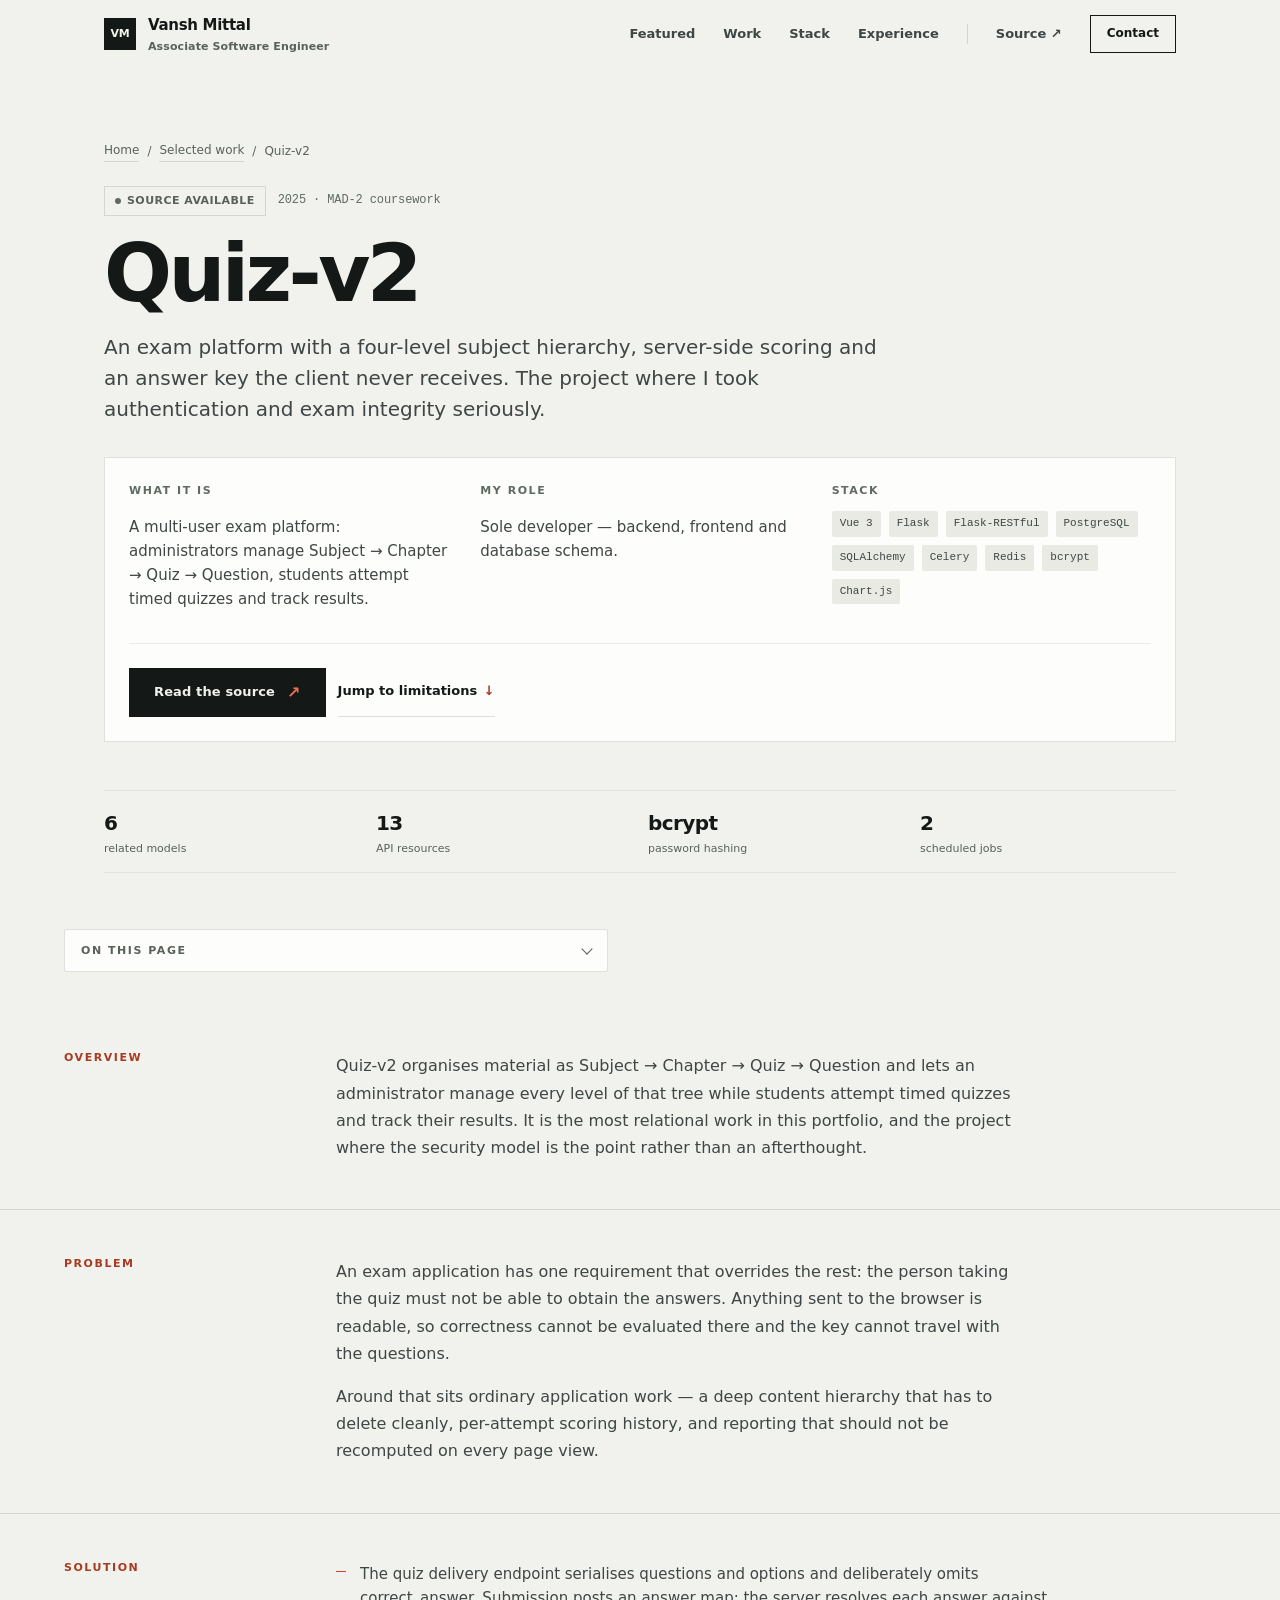
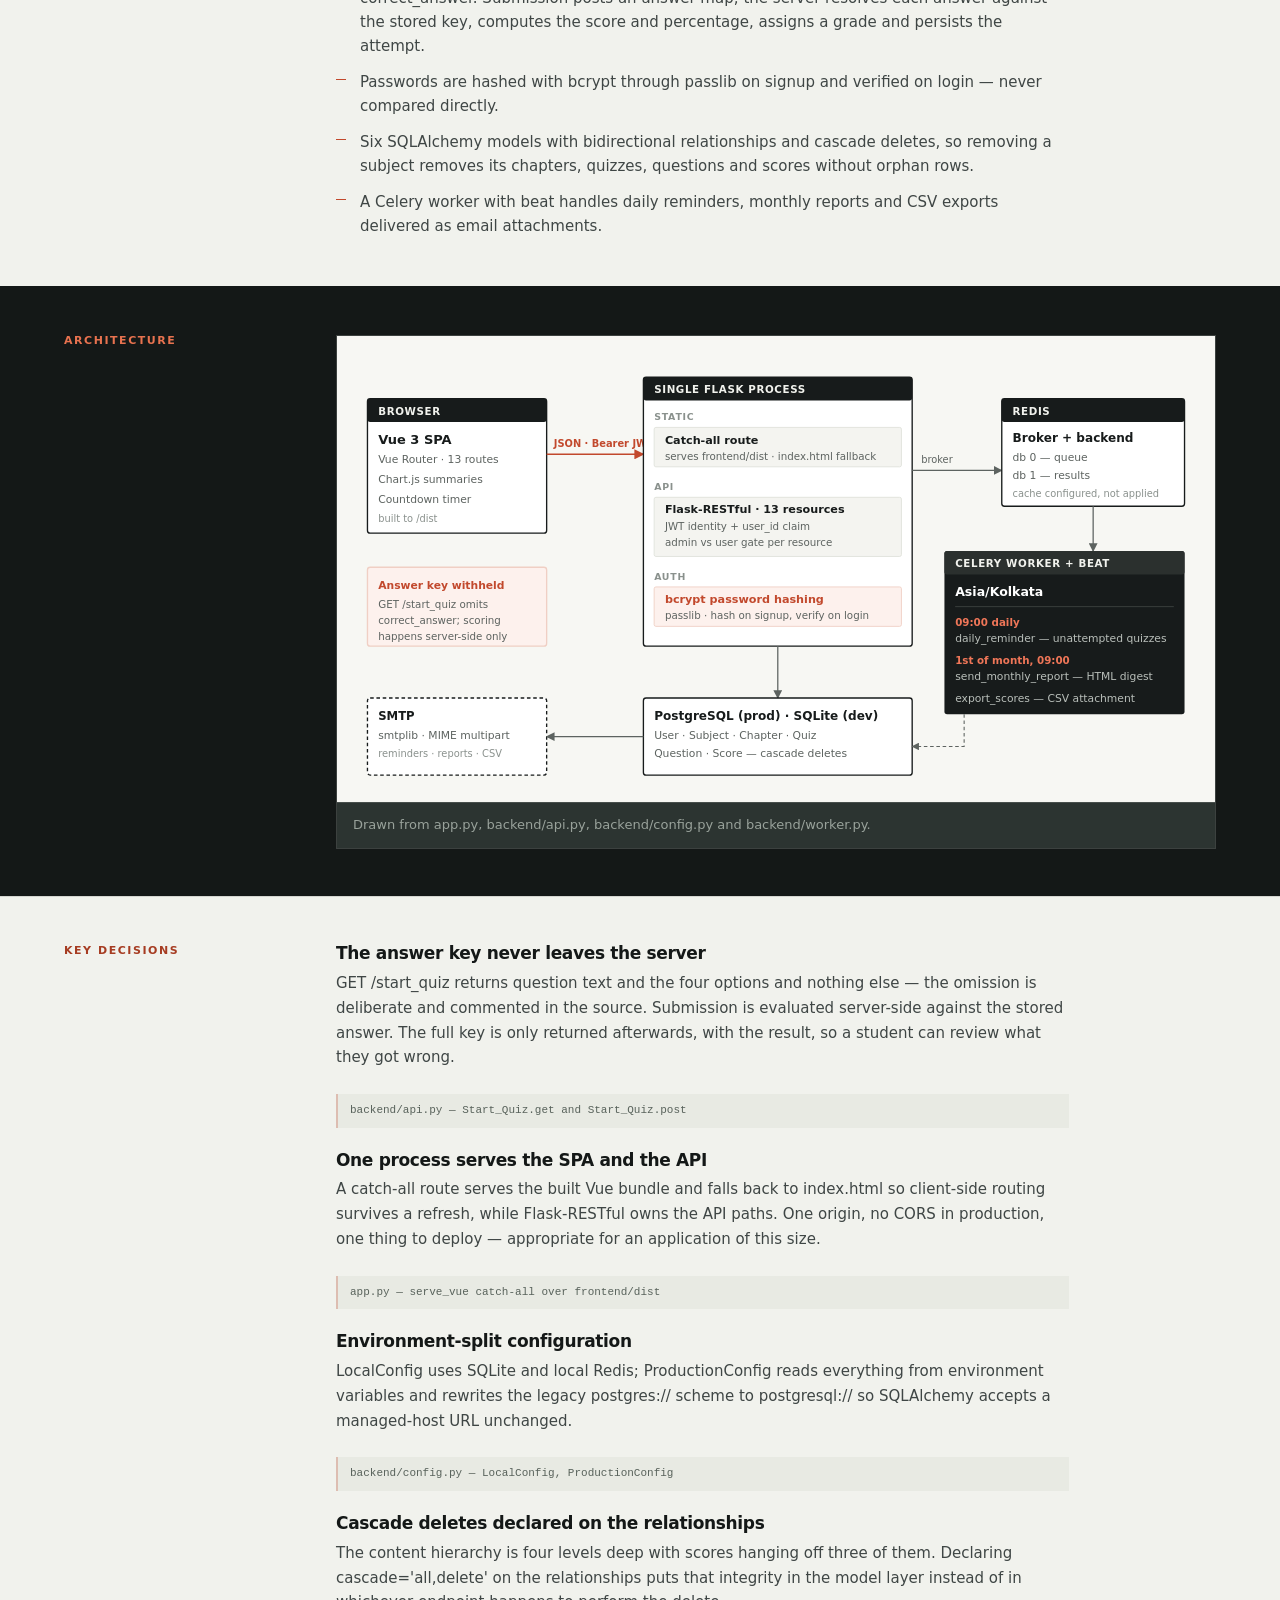
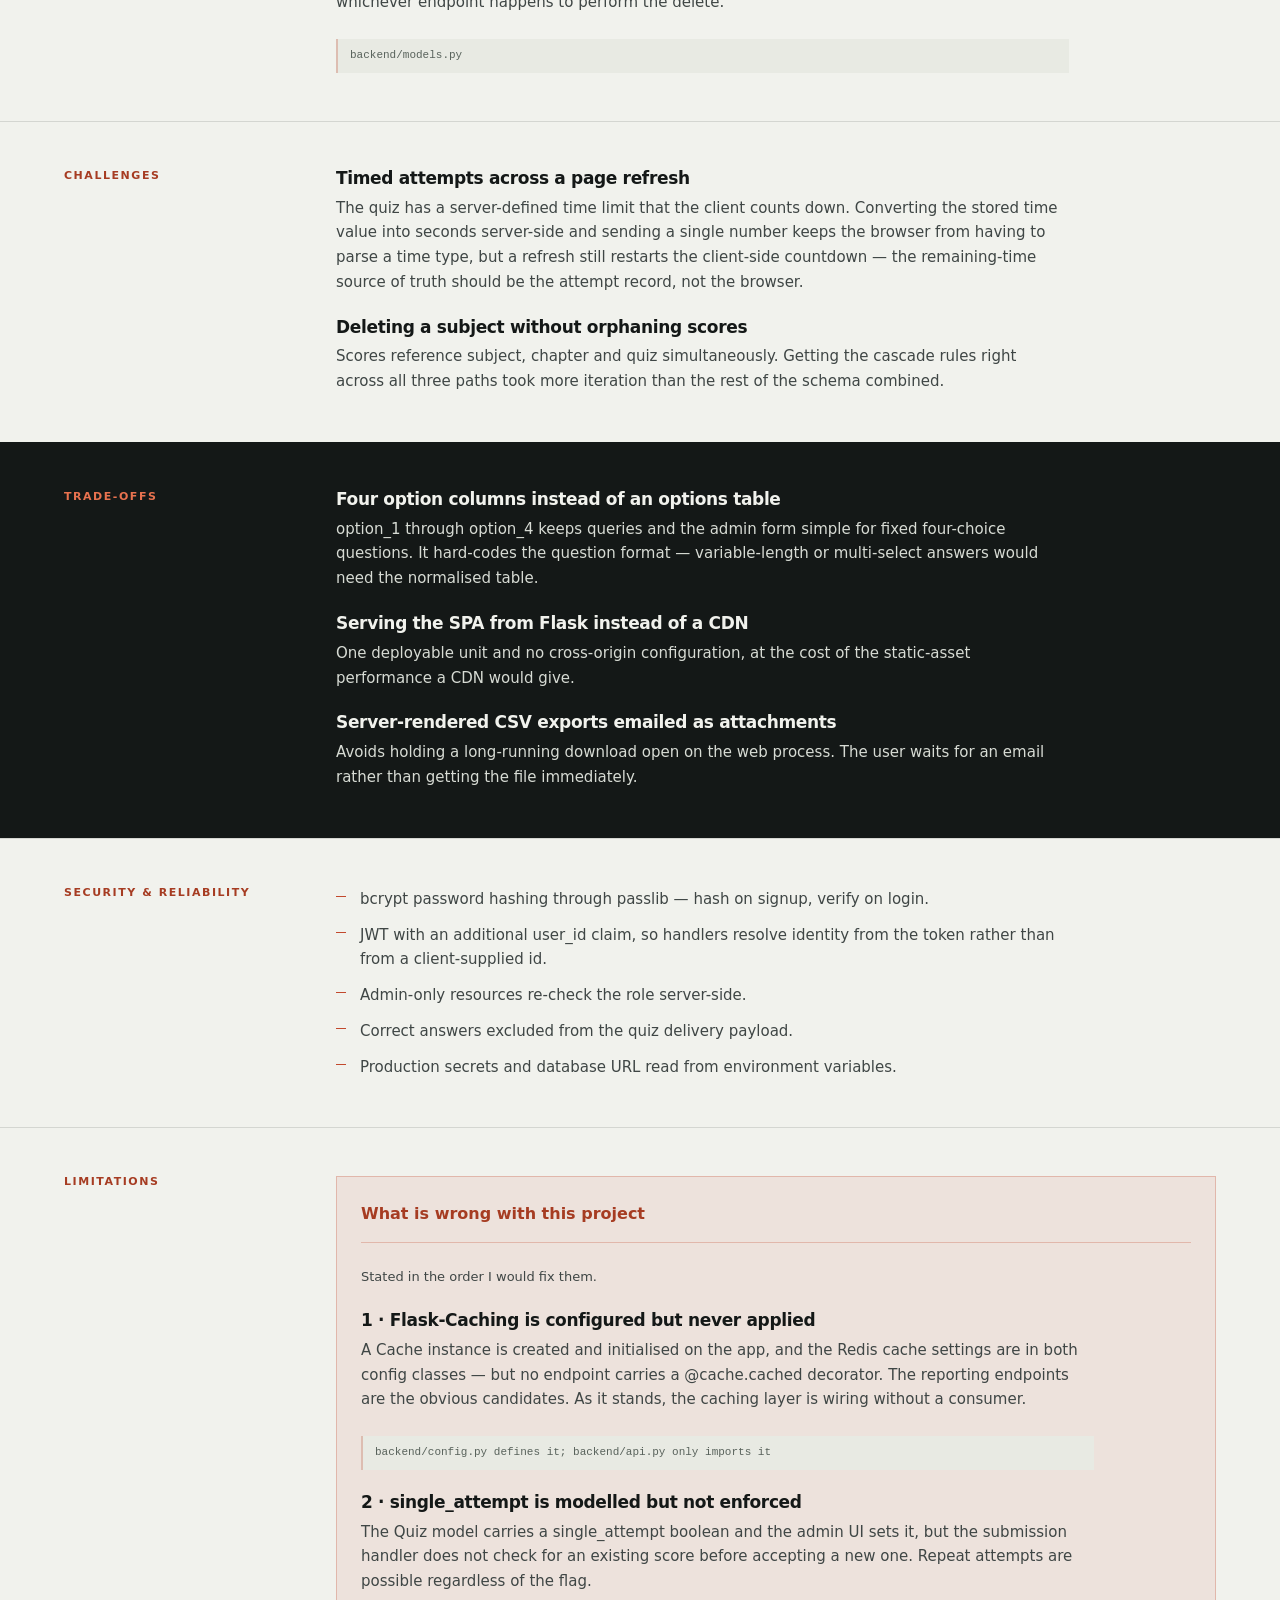
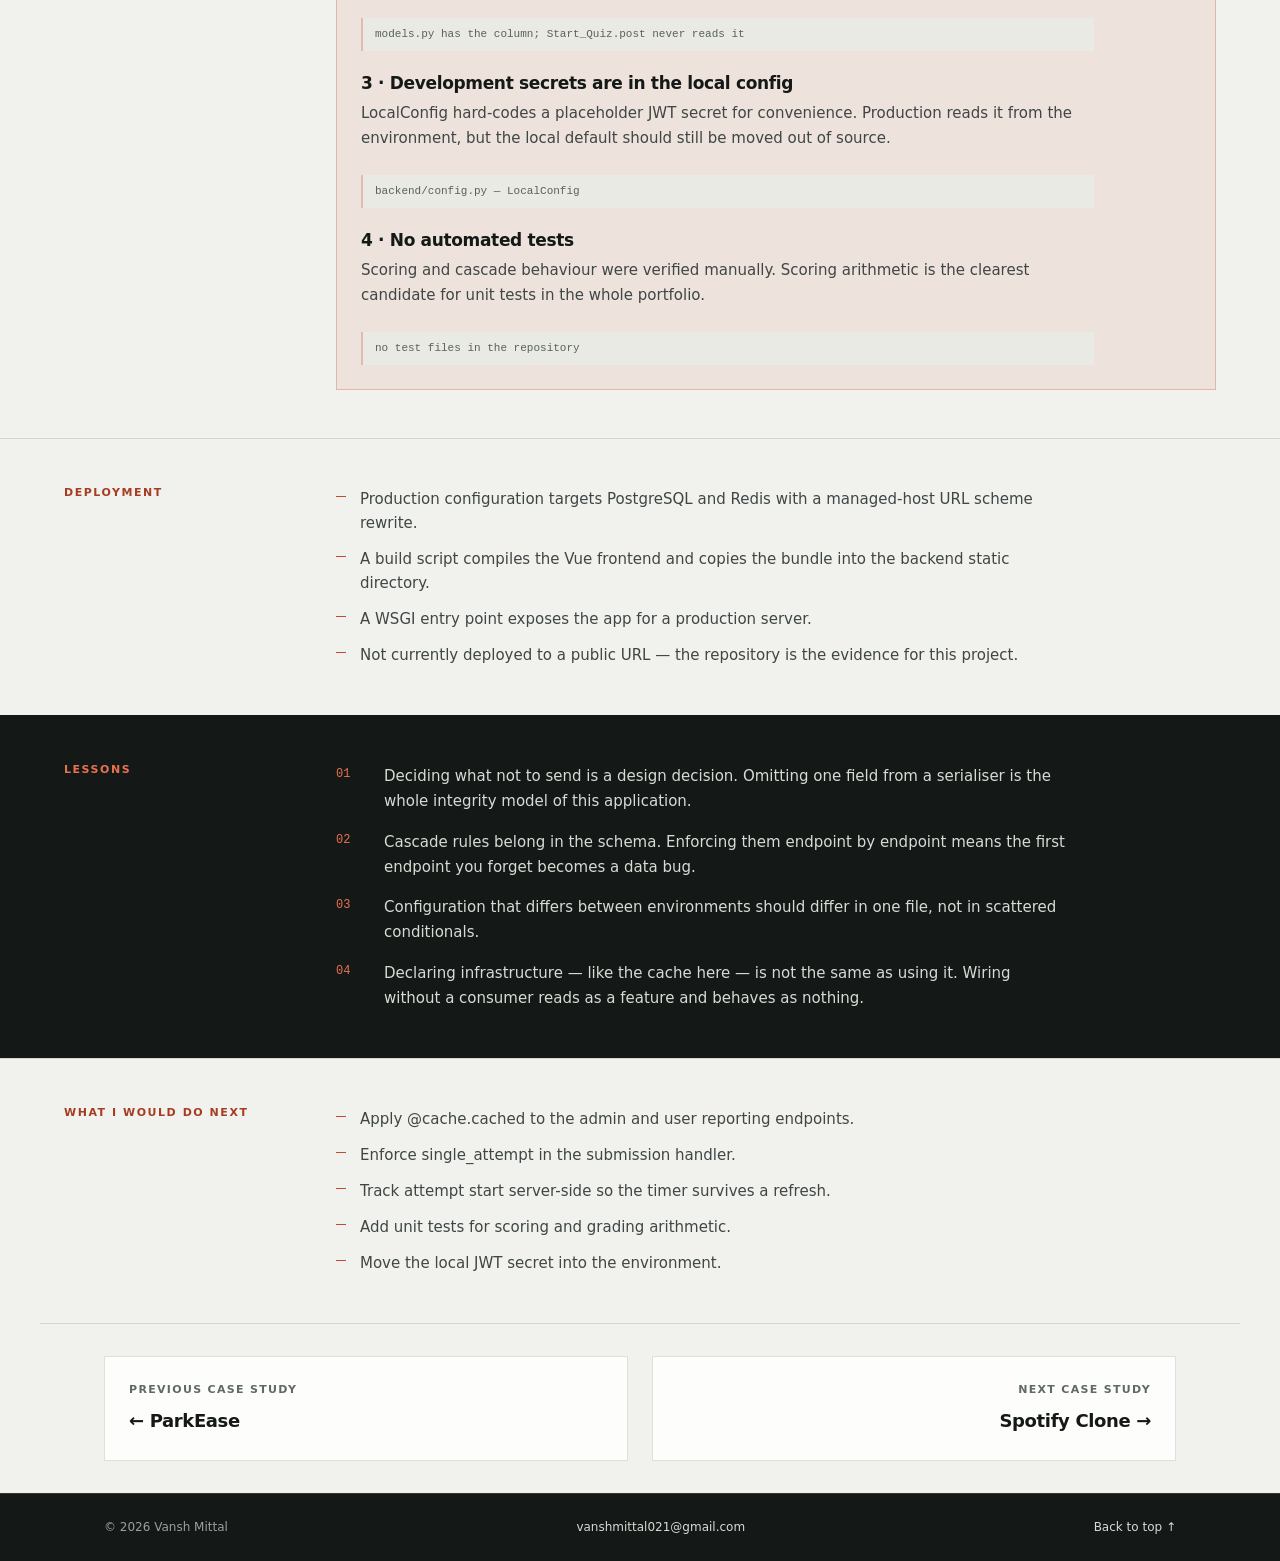
<file: projects/quiz-v2/index.html>
<!doctype html>
<html lang="en" class="no-js">
<head>
<meta charset="utf-8">
<meta name="viewport" content="width=device-width, initial-scale=1">

<title>Quiz-v2 — Multi-User Exam Platform · Vansh Mittal</title>
<meta name="description" content="Case study: Quiz-v2, a Flask and Vue exam platform with a four-level subject hierarchy, bcrypt password hashing, server-side scoring and an answer key the client never receives.">
<link rel="canonical" href="https://vansh-mittal-portfolio.vercel.app/projects/quiz-v2/">

<meta property="og:type" content="article">
<meta property="og:site_name" content="Vansh Mittal — Engineering Portfolio">
<meta property="og:title" content="Quiz-v2 — Multi-User Exam Platform">
<meta property="og:description" content="A Flask and Vue exam platform with bcrypt hashing, server-side scoring and an answer key the client never receives.">
<meta property="og:url" content="https://vansh-mittal-portfolio.vercel.app/projects/quiz-v2/">
<meta property="og:image" content="https://vansh-mittal-portfolio.vercel.app/assets/og-card.png">
<meta property="og:image:alt" content="Vansh Mittal — Associate Software Engineer.">
<meta property="og:image:width" content="1200">
<meta property="og:image:height" content="630">

<meta name="twitter:card" content="summary_large_image">
<meta name="twitter:title" content="Quiz-v2 — Multi-User Exam Platform">
<meta name="twitter:description" content="A Flask and Vue exam platform with bcrypt hashing, server-side scoring and an answer key the client never receives.">
<meta name="twitter:image" content="https://vansh-mittal-portfolio.vercel.app/assets/og-card.png">

<meta name="theme-color" content="#f1f2ed" media="(prefers-color-scheme: light)">
<meta name="theme-color" content="#141817" media="(prefers-color-scheme: dark)">

<link rel="icon" href="../../assets/favicon.svg" type="image/svg+xml">
<link rel="stylesheet" href="../../styles.css">

<script type="application/ld+json">
{
  "@context": "https://schema.org",
  "@type": "SoftwareSourceCode",
  "name": "Quiz-v2 — Multi-User Exam Platform",
  "description": "An exam platform with a four-level subject hierarchy, bcrypt password hashing, server-side scoring and scheduled reporting jobs.",
  "codeRepository": "https://github.com/Vansh-22f300/Quiz-v2-MAD2_PROJECT",
  "programmingLanguage": ["Python", "JavaScript"],
  "runtimePlatform": ["Flask", "Vue.js", "PostgreSQL", "Celery"],
  "author": { "@type": "Person", "name": "Vansh Mittal", "url": "https://github.com/Vansh-22f300" }
}
</script>
<script type="application/ld+json">
{
  "@context": "https://schema.org",
  "@type": "BreadcrumbList",
  "itemListElement": [
    { "@type": "ListItem", "position": 1, "name": "Home", "item": "https://vansh-mittal-portfolio.vercel.app/" },
    { "@type": "ListItem", "position": 2, "name": "Selected work", "item": "https://vansh-mittal-portfolio.vercel.app/#work" },
    { "@type": "ListItem", "position": 3, "name": "Quiz-v2" }
  ]
}
</script>
</head>

<body>
<a class="skip-link" href="#main">Skip to content</a>
<div class="reading-progress" aria-hidden="true"></div>

<header class="site-header" data-header data-stuck="false" data-open="false">
  <div class="wrap site-header__in">
    <a class="brand" href="../../" aria-label="Vansh Mittal — home">
      <span class="brand__mark" aria-hidden="true">VM</span>
      <span>
        <span class="brand__name">Vansh Mittal</span>
        <span class="brand__role">Associate Software Engineer</span>
      </span>
    </a>

    <button class="nav-toggle" type="button" data-nav-toggle aria-expanded="false" aria-controls="site-nav">
      <span class="sr-only">Menu</span>
      <span class="nav-toggle__bars" aria-hidden="true"></span>
    </button>

    <nav class="nav" id="site-nav" aria-label="Primary">
      <a class="nav__link" href="../../#featured">Featured</a>
      <a class="nav__link" href="../../#work">Work</a>
      <a class="nav__link" href="../../#stack">Stack</a>
      <a class="nav__link" href="../../#experience">Experience</a>
      <span class="nav__sep" aria-hidden="true"></span>
      <a class="nav__link" href="https://github.com/Vansh-22f300/Quiz-v2-MAD2_PROJECT" target="_blank" rel="noopener noreferrer">
        Source <span aria-hidden="true">↗</span>
      </a>
      <a class="nav__cta" href="../../#contact">Contact</a>
    </nav>
  </div>
</header>

<main id="main">
  <article>

  <header class="cs-hero wrap">
    <nav class="crumb rv" aria-label="Breadcrumb">
      <a href="../../">Home</a>
      <span class="crumb__sep" aria-hidden="true">/</span>
      <a href="../../#work">Selected work</a>
      <span class="crumb__sep" aria-hidden="true">/</span>
      <span aria-current="page">Quiz-v2</span>
    </nav>

    <div class="rv">
      <div class="cs-hero__head">
        <span class="badge badge--source"><span class="badge__dot" aria-hidden="true"></span> Source available</span>
        <span class="mono" style="color:var(--ink-4)">2025 · MAD-2 coursework</span>
      </div>

      <h1 class="cs-hero__title">Quiz-v2</h1>

      <p class="cs-hero__tagline">
        An exam platform with a four-level subject hierarchy, server-side scoring and an answer key
        the client never receives. The project where I took authentication and exam integrity
        seriously.
      </p>
    </div>

    <div class="scan rv rv-1">
      <div>
        <p class="scan__k">What it is</p>
        <p class="scan__v">
          A multi-user exam platform: administrators manage Subject → Chapter → Quiz → Question,
          students attempt timed quizzes and track results.
        </p>
      </div>
      <div>
        <p class="scan__k">My role</p>
        <p class="scan__v">Sole developer — backend, frontend and database schema.</p>
      </div>
      <div>
        <p class="scan__k">Stack</p>
        <ul class="taglist" style="margin-top:0.25rem">
          <li class="tag">Vue 3</li><li class="tag">Flask</li><li class="tag">Flask-RESTful</li>
          <li class="tag">PostgreSQL</li><li class="tag">SQLAlchemy</li><li class="tag">Celery</li>
          <li class="tag">Redis</li><li class="tag">bcrypt</li><li class="tag">Chart.js</li>
        </ul>
      </div>

      <div class="scan__actions">
        <a class="btn btn--primary" href="https://github.com/Vansh-22f300/Quiz-v2-MAD2_PROJECT" target="_blank" rel="noopener noreferrer">
          Read the source <span class="btn__ico" aria-hidden="true">↗</span>
        </a>
        <a class="tlink" href="#limitations">
          Jump to limitations <span class="tlink__ico" aria-hidden="true">↓</span>
        </a>
      </div>
    </div>

    <div class="metricrow rv rv-1">
      <div><span class="metric__v">6</span><span class="metric__l">related models</span></div>
      <div><span class="metric__v">13</span><span class="metric__l">API resources</span></div>
      <div><span class="metric__v">bcrypt</span><span class="metric__l">password hashing</span></div>
      <div><span class="metric__v">2</span><span class="metric__l">scheduled jobs</span></div>
    </div>
  </header>

  <nav class="cs-toc" aria-label="On this page" data-spy data-spy-attr="aria-current" data-spy-value="location">
    <details class="cs-toc__d">
      <summary class="cs-toc__sum">On this page</summary>
      <ul class="cs-toc__list">
        <li><a href="#h-overview">Overview</a></li>
        <li><a href="#h-problem">Problem</a></li>
        <li><a href="#h-solution">Solution</a></li>
        <li><a href="#h-arch">Architecture</a></li>
        <li><a href="#h-decisions">Key decisions</a></li>
        <li><a href="#h-challenges">Challenges</a></li>
        <li><a href="#h-tradeoffs">Trade-offs</a></li>
        <li><a href="#h-security">Security &amp; reliability</a></li>
        <li><a href="#h-limits">Limitations</a></li>
        <li><a href="#h-deploy">Deployment</a></li>
        <li><a href="#h-lessons">Lessons</a></li>
        <li><a href="#h-future">What I would do next</a></li>
      </ul>
    </details>
  </nav>

  <section class="cs-section wrap" aria-labelledby="h-overview">
    <div class="cs-grid">
      <h2 class="cs-grid__label" id="h-overview">Overview</h2>
      <div class="prose rv">
        <p>
          Quiz-v2 organises material as Subject → Chapter → Quiz → Question and lets an
          administrator manage every level of that tree while students attempt timed quizzes and
          track their results. It is the most relational work in this portfolio, and the project
          where the security model is the point rather than an afterthought.
        </p>
      </div>
    </div>
  </section>

  <section class="cs-section wrap" aria-labelledby="h-problem">
    <div class="cs-grid">
      <h2 class="cs-grid__label" id="h-problem">Problem</h2>
      <div class="prose rv">
        <p>
          An exam application has one requirement that overrides the rest: the person taking the
          quiz must not be able to obtain the answers. Anything sent to the browser is readable, so
          correctness cannot be evaluated there and the key cannot travel with the questions.
        </p>
        <p>
          Around that sits ordinary application work — a deep content hierarchy that has to delete
          cleanly, per-attempt scoring history, and reporting that should not be recomputed on
          every page view.
        </p>
      </div>
    </div>
  </section>

  <section class="cs-section wrap" aria-labelledby="h-solution">
    <div class="cs-grid">
      <h2 class="cs-grid__label" id="h-solution">Solution</h2>
      <div class="rv">
        <ul class="blist">
          <li>
            The quiz delivery endpoint serialises questions and options and deliberately omits
            correct_answer. Submission posts an answer map; the server resolves each answer against
            the stored key, computes the score and percentage, assigns a grade and persists the
            attempt.
          </li>
          <li>
            Passwords are hashed with bcrypt through passlib on signup and verified on login —
            never compared directly.
          </li>
          <li>
            Six SQLAlchemy models with bidirectional relationships and cascade deletes, so removing
            a subject removes its chapters, quizzes, questions and scores without orphan rows.
          </li>
          <li>
            A Celery worker with beat handles daily reminders, monthly reports and CSV exports
            delivered as email attachments.
          </li>
        </ul>
      </div>
    </div>
  </section>

  <section class="cs-section panel-dark" aria-labelledby="h-arch">
    <div class="wrap">
      <div class="cs-grid">
        <h2 class="cs-grid__label" id="h-arch">Architecture</h2>
        <div class="rv diagram-wrap">
          <figure class="fig">
            <div class="diagram">
              <img src="../../assets/diagrams/quiz-architecture.svg"
                   alt="Architecture diagram: one Flask process serves both the compiled Vue single-page application and a Flask-RESTful API. Authentication uses bcrypt password hashing and JWT with a user_id claim. Data is stored in PostgreSQL in production or SQLite locally. Redis acts as the Celery broker and result backend, and a Celery worker with a beat scheduler sends email over SMTP."
                   width="980" height="520" loading="lazy" decoding="async">
            </div>
            <figcaption>
              Drawn from app.py, backend/api.py, backend/config.py and backend/worker.py.
            </figcaption>
          </figure>
          <p class="diagram-note">Scroll the diagram horizontally to see the full system.</p>
        </div>
      </div>
    </div>
  </section>

  <section class="cs-section wrap" aria-labelledby="h-decisions">
    <div class="cs-grid">
      <h2 class="cs-grid__label" id="h-decisions">Key decisions</h2>
      <div class="dlist rv">

        <div class="ditem">
          <h3 class="ditem__t">The answer key never leaves the server</h3>
          <p class="ditem__b">
            GET /start_quiz returns question text and the four options and nothing else — the
            omission is deliberate and commented in the source. Submission is evaluated server-side
            against the stored answer. The full key is only returned afterwards, with the result, so
            a student can review what they got wrong.
          </p>
          <p class="ditem__ev">backend/api.py — Start_Quiz.get and Start_Quiz.post</p>
        </div>

        <div class="ditem">
          <h3 class="ditem__t">One process serves the SPA and the API</h3>
          <p class="ditem__b">
            A catch-all route serves the built Vue bundle and falls back to index.html so
            client-side routing survives a refresh, while Flask-RESTful owns the API paths. One
            origin, no CORS in production, one thing to deploy — appropriate for an application of
            this size.
          </p>
          <p class="ditem__ev">app.py — serve_vue catch-all over frontend/dist</p>
        </div>

        <div class="ditem">
          <h3 class="ditem__t">Environment-split configuration</h3>
          <p class="ditem__b">
            LocalConfig uses SQLite and local Redis; ProductionConfig reads everything from
            environment variables and rewrites the legacy postgres:// scheme to postgresql:// so
            SQLAlchemy accepts a managed-host URL unchanged.
          </p>
          <p class="ditem__ev">backend/config.py — LocalConfig, ProductionConfig</p>
        </div>

        <div class="ditem">
          <h3 class="ditem__t">Cascade deletes declared on the relationships</h3>
          <p class="ditem__b">
            The content hierarchy is four levels deep with scores hanging off three of them.
            Declaring cascade='all,delete' on the relationships puts that integrity in the model
            layer instead of in whichever endpoint happens to perform the delete.
          </p>
          <p class="ditem__ev">backend/models.py</p>
        </div>

      </div>
    </div>
  </section>

  <section class="cs-section wrap" aria-labelledby="h-challenges">
    <div class="cs-grid">
      <h2 class="cs-grid__label" id="h-challenges">Challenges</h2>
      <div class="dlist rv">
        <div class="ditem">
          <h3 class="ditem__t">Timed attempts across a page refresh</h3>
          <p class="ditem__b">
            The quiz has a server-defined time limit that the client counts down. Converting the
            stored time value into seconds server-side and sending a single number keeps the browser
            from having to parse a time type, but a refresh still restarts the client-side
            countdown — the remaining-time source of truth should be the attempt record, not the
            browser.
          </p>
        </div>
        <div class="ditem">
          <h3 class="ditem__t">Deleting a subject without orphaning scores</h3>
          <p class="ditem__b">
            Scores reference subject, chapter and quiz simultaneously. Getting the cascade rules
            right across all three paths took more iteration than the rest of the schema combined.
          </p>
        </div>
      </div>
    </div>
  </section>

  <section class="cs-section panel-dark" aria-labelledby="h-tradeoffs">
    <div class="wrap">
      <div class="cs-grid">
        <h2 class="cs-grid__label" id="h-tradeoffs">Trade-offs</h2>
        <div class="dlist rv">
          <div class="ditem">
            <h3 class="ditem__t">Four option columns instead of an options table</h3>
            <p class="ditem__b">
              option_1 through option_4 keeps queries and the admin form simple for fixed
              four-choice questions. It hard-codes the question format — variable-length or
              multi-select answers would need the normalised table.
            </p>
          </div>
          <div class="ditem">
            <h3 class="ditem__t">Serving the SPA from Flask instead of a CDN</h3>
            <p class="ditem__b">
              One deployable unit and no cross-origin configuration, at the cost of the
              static-asset performance a CDN would give.
            </p>
          </div>
          <div class="ditem">
            <h3 class="ditem__t">Server-rendered CSV exports emailed as attachments</h3>
            <p class="ditem__b">
              Avoids holding a long-running download open on the web process. The user waits for an
              email rather than getting the file immediately.
            </p>
          </div>
        </div>
      </div>
    </div>
  </section>

  <section class="cs-section wrap" aria-labelledby="h-security">
    <div class="cs-grid">
      <h2 class="cs-grid__label" id="h-security">Security &amp; reliability</h2>
      <div class="rv">
        <ul class="blist">
          <li>bcrypt password hashing through passlib — hash on signup, verify on login.</li>
          <li>JWT with an additional user_id claim, so handlers resolve identity from the token rather than from a client-supplied id.</li>
          <li>Admin-only resources re-check the role server-side.</li>
          <li>Correct answers excluded from the quiz delivery payload.</li>
          <li>Production secrets and database URL read from environment variables.</li>
        </ul>
      </div>
    </div>
  </section>

  <section class="cs-section wrap" id="limitations" aria-labelledby="h-limits">
    <div class="cs-grid">
      <h2 class="cs-grid__label" id="h-limits">Limitations</h2>
      <div class="rv">
        <div class="limits">
          <div class="limits__head">
            <span class="limits__title">What is wrong with this project</span>
          </div>
          <p class="limits__note" style="margin-bottom:1.5rem">
            Stated in the order I would fix them.
          </p>

          <div class="dlist">
            <div class="ditem">
              <h3 class="ditem__t">1 · Flask-Caching is configured but never applied</h3>
              <p class="ditem__b">
                A Cache instance is created and initialised on the app, and the Redis cache settings
                are in both config classes — but no endpoint carries a @cache.cached decorator. The
                reporting endpoints are the obvious candidates. As it stands, the caching layer is
                wiring without a consumer.
              </p>
              <p class="ditem__ev">backend/config.py defines it; backend/api.py only imports it</p>
            </div>

            <div class="ditem">
              <h3 class="ditem__t">2 · single_attempt is modelled but not enforced</h3>
              <p class="ditem__b">
                The Quiz model carries a single_attempt boolean and the admin UI sets it, but the
                submission handler does not check for an existing score before accepting a new one.
                Repeat attempts are possible regardless of the flag.
              </p>
              <p class="ditem__ev">models.py has the column; Start_Quiz.post never reads it</p>
            </div>

            <div class="ditem">
              <h3 class="ditem__t">3 · Development secrets are in the local config</h3>
              <p class="ditem__b">
                LocalConfig hard-codes a placeholder JWT secret for convenience. Production reads it
                from the environment, but the local default should still be moved out of source.
              </p>
              <p class="ditem__ev">backend/config.py — LocalConfig</p>
            </div>

            <div class="ditem">
              <h3 class="ditem__t">4 · No automated tests</h3>
              <p class="ditem__b">
                Scoring and cascade behaviour were verified manually. Scoring arithmetic is the
                clearest candidate for unit tests in the whole portfolio.
              </p>
              <p class="ditem__ev">no test files in the repository</p>
            </div>
          </div>
        </div>
      </div>
    </div>
  </section>

  <section class="cs-section wrap" aria-labelledby="h-deploy">
    <div class="cs-grid">
      <h2 class="cs-grid__label" id="h-deploy">Deployment</h2>
      <div class="rv">
        <ul class="blist">
          <li>Production configuration targets PostgreSQL and Redis with a managed-host URL scheme rewrite.</li>
          <li>A build script compiles the Vue frontend and copies the bundle into the backend static directory.</li>
          <li>A WSGI entry point exposes the app for a production server.</li>
          <li>Not currently deployed to a public URL — the repository is the evidence for this project.</li>
        </ul>
      </div>
    </div>
  </section>

  <section class="cs-section panel-dark" aria-labelledby="h-lessons">
    <div class="wrap">
      <div class="cs-grid">
        <h2 class="cs-grid__label" id="h-lessons">Lessons</h2>
        <div class="rv">
          <ol class="numlist">
            <li>
              Deciding what not to send is a design decision. Omitting one field from a serialiser
              is the whole integrity model of this application.
            </li>
            <li>
              Cascade rules belong in the schema. Enforcing them endpoint by endpoint means the
              first endpoint you forget becomes a data bug.
            </li>
            <li>
              Configuration that differs between environments should differ in one file, not in
              scattered conditionals.
            </li>
            <li>
              Declaring infrastructure — like the cache here — is not the same as using it. Wiring
              without a consumer reads as a feature and behaves as nothing.
            </li>
          </ol>
        </div>
      </div>
    </div>
  </section>

  <section class="cs-section wrap" aria-labelledby="h-future">
    <div class="cs-grid">
      <h2 class="cs-grid__label" id="h-future">What I would do next</h2>
      <div class="rv">
        <ul class="blist">
          <li>Apply @cache.cached to the admin and user reporting endpoints.</li>
          <li>Enforce single_attempt in the submission handler.</li>
          <li>Track attempt start server-side so the timer survives a refresh.</li>
          <li>Add unit tests for scoring and grading arithmetic.</li>
          <li>Move the local JWT secret into the environment.</li>
        </ul>
      </div>
    </div>
  </section>

  </article>

  <nav class="wrap csnav" aria-label="More projects">
    <a class="csnav__item" href="../parkease/">
      <span class="csnav__k">Previous case study</span>
      <span class="csnav__v">← ParkEase</span>
    </a>
    <a class="csnav__item csnav__item--next" href="../spotify-clone/">
      <span class="csnav__k">Next case study</span>
      <span class="csnav__v">Spotify Clone →</span>
    </a>
  </nav>
</main>

<footer class="site-footer">
  <div class="wrap site-footer__in">
    <span>© <span class="yr">2026</span> Vansh Mittal</span>
    <span><a href="mailto:vanshmittal021@gmail.com">vanshmittal021@gmail.com</a></span>
    <a href="#main">Back to top ↑</a>
  </div>
</footer>

<script src="../../script.js" defer></script>
<script>
  document.querySelectorAll('.yr').forEach(function (el) {
    el.textContent = new Date().getFullYear();
  });
</script>
</body>
</html>
</file>
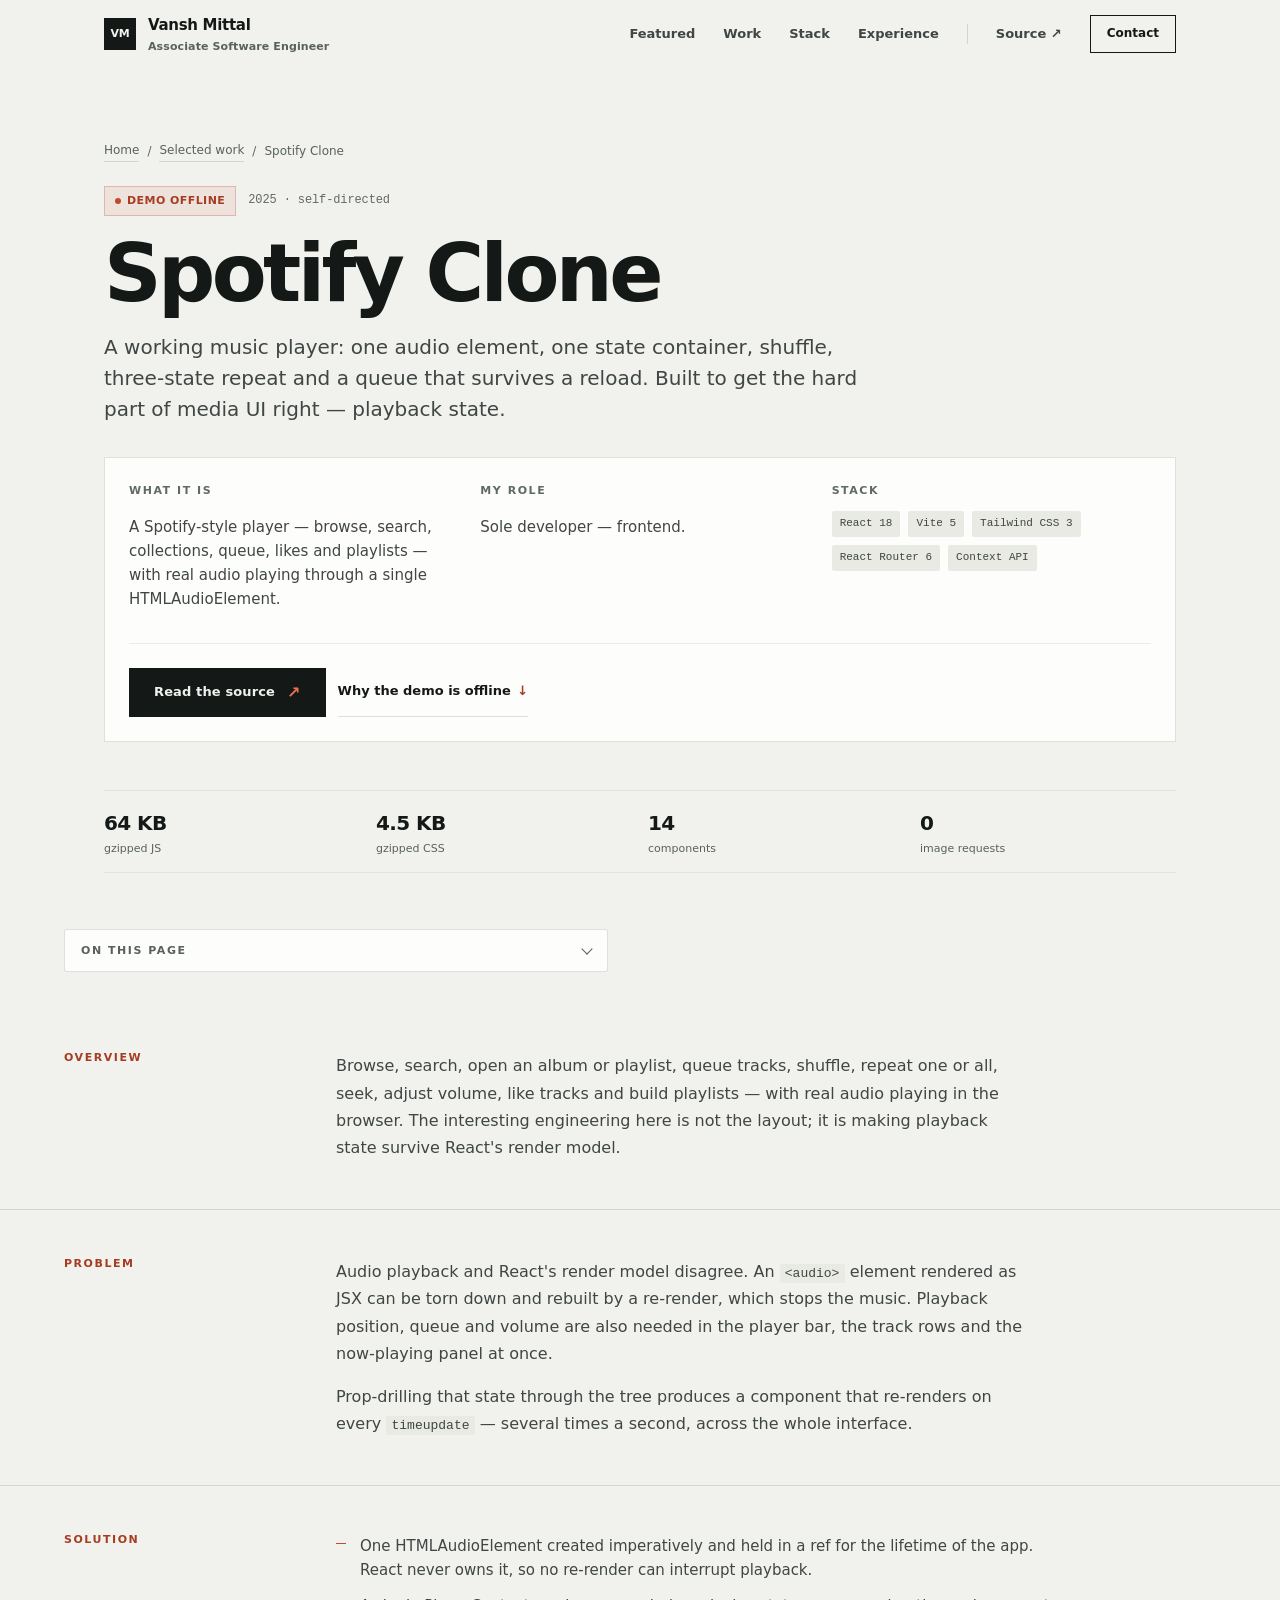
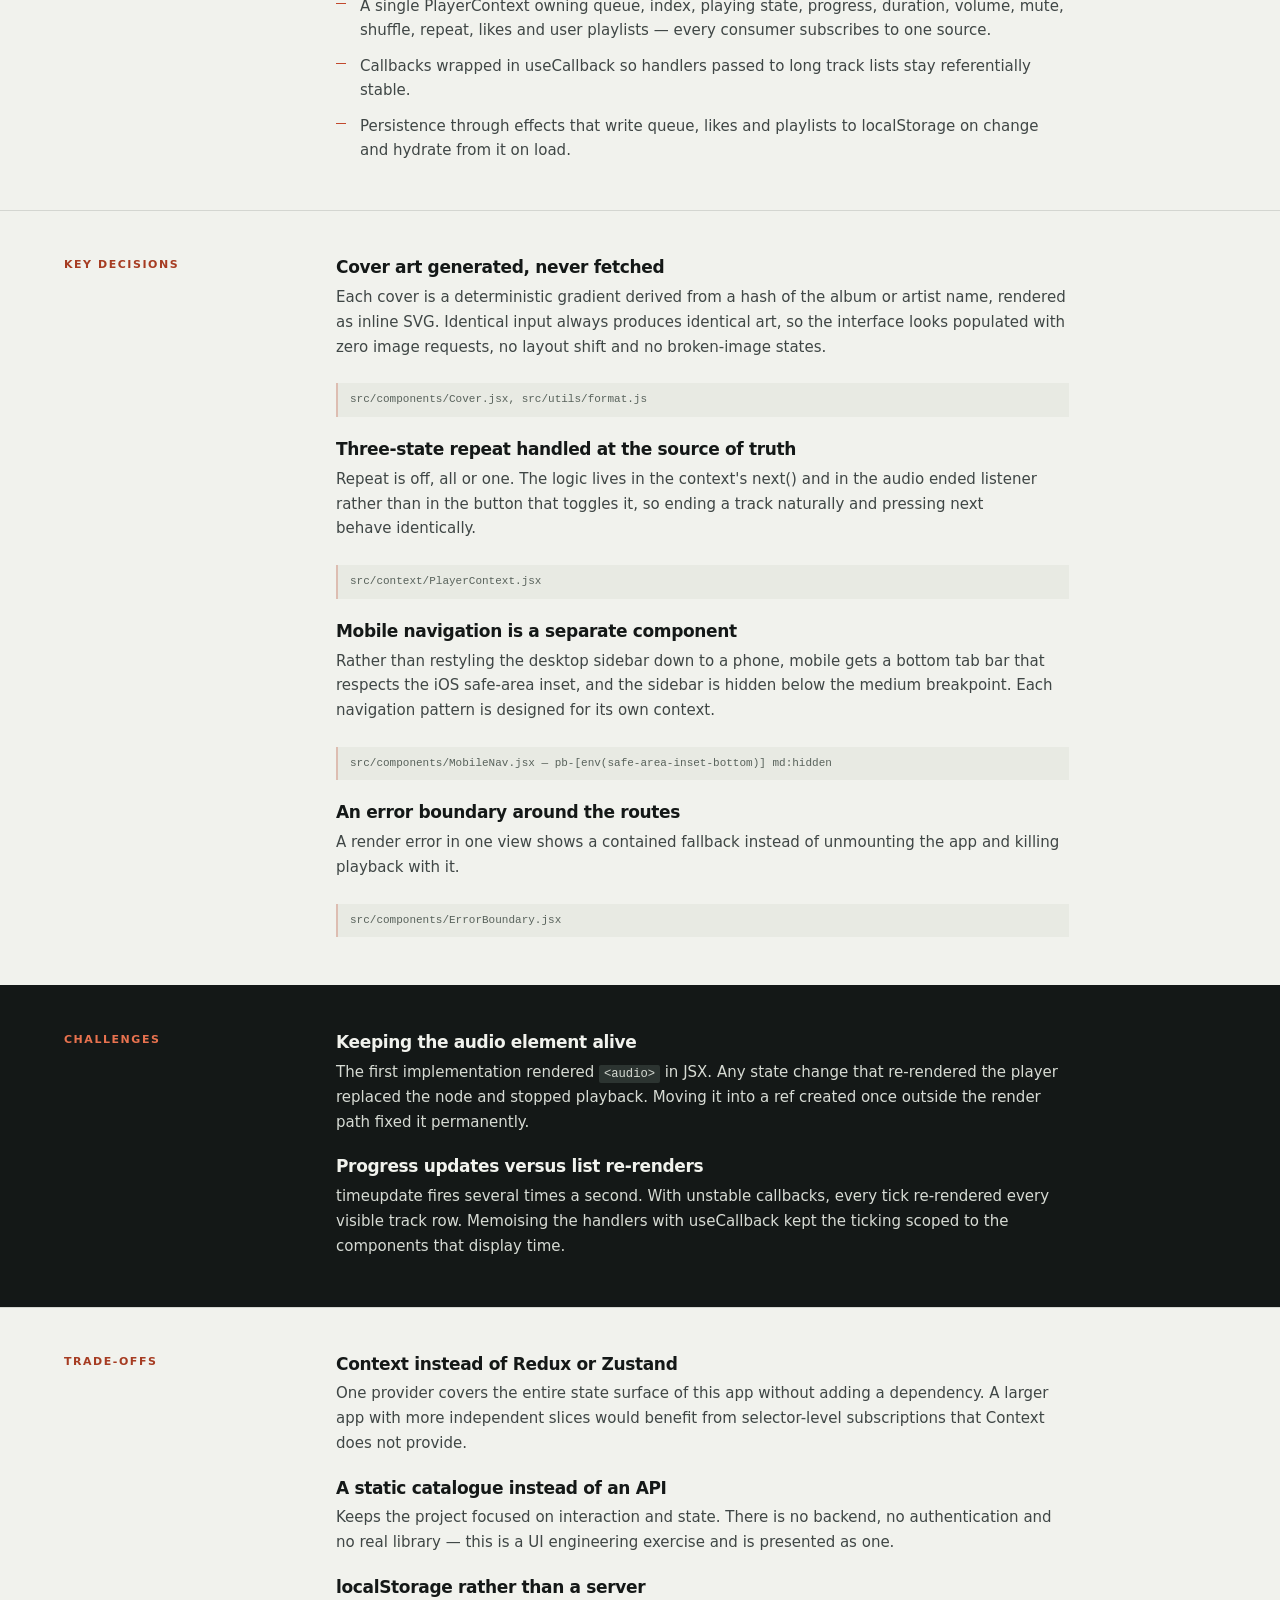
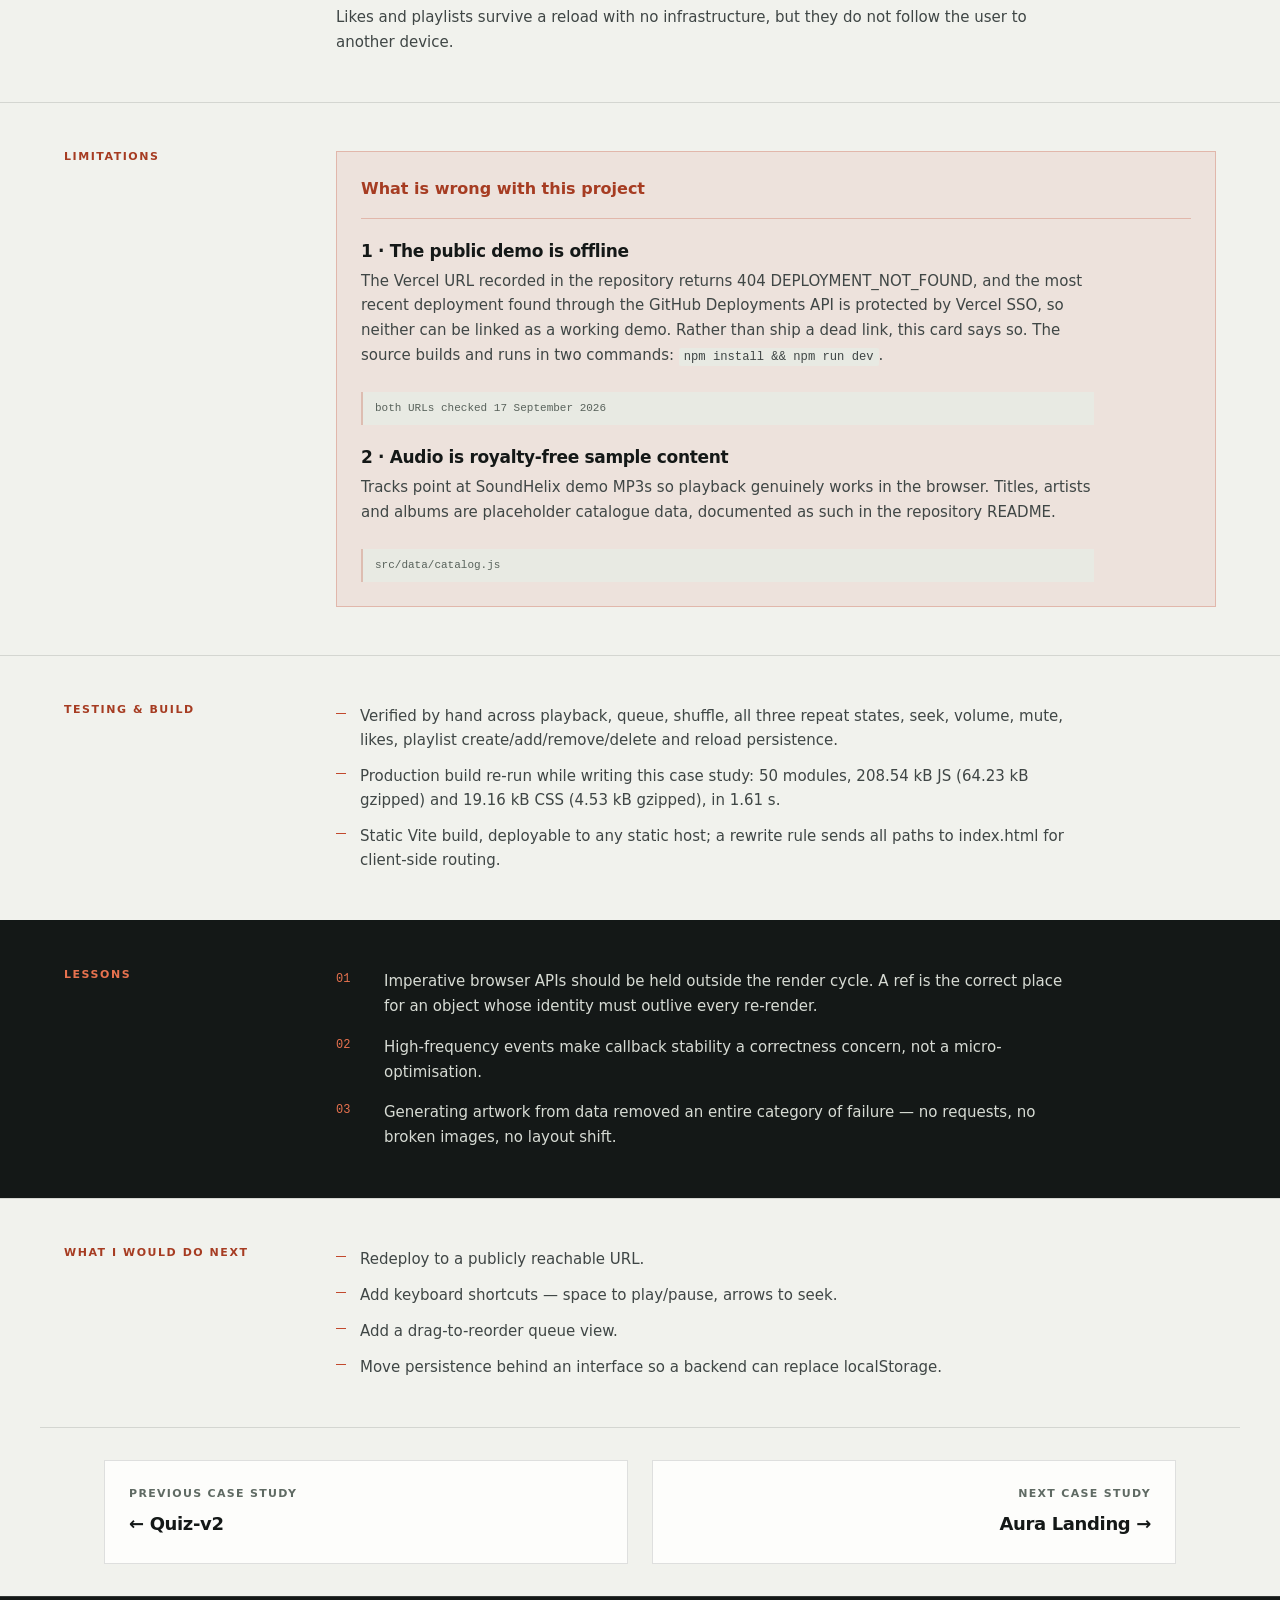
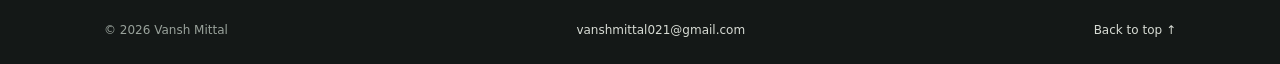
<file: projects/spotify-clone/index.html>
<!doctype html>
<html lang="en" class="no-js">
<head>
<meta charset="utf-8">
<meta name="viewport" content="width=device-width, initial-scale=1">

<title>Spotify Clone — Music Player Interface · Vansh Mittal</title>
<meta name="description" content="Case study: a React music player built around one audio element held in a ref and a single state container — shuffle, three-state repeat, seek, and a queue that survives a reload. 64 KB gzipped, zero image requests.">
<link rel="canonical" href="https://vansh-mittal-portfolio.vercel.app/projects/spotify-clone/">

<meta property="og:type" content="article">
<meta property="og:site_name" content="Vansh Mittal — Engineering Portfolio">
<meta property="og:title" content="Spotify Clone — Music Player Interface">
<meta property="og:description" content="A React music player: one audio element in a ref, one state container, shuffle, three-state repeat and a queue that survives a reload.">
<meta property="og:url" content="https://vansh-mittal-portfolio.vercel.app/projects/spotify-clone/">
<meta property="og:image" content="https://vansh-mittal-portfolio.vercel.app/assets/og-card.png">
<meta property="og:image:alt" content="Vansh Mittal — Associate Software Engineer.">
<meta property="og:image:width" content="1200">
<meta property="og:image:height" content="630">

<meta name="twitter:card" content="summary_large_image">
<meta name="twitter:title" content="Spotify Clone — Music Player Interface">
<meta name="twitter:description" content="A React music player: one audio element in a ref, one state container, shuffle, three-state repeat and a persistent queue.">
<meta name="twitter:image" content="https://vansh-mittal-portfolio.vercel.app/assets/og-card.png">

<meta name="theme-color" content="#f1f2ed" media="(prefers-color-scheme: light)">
<meta name="theme-color" content="#141817" media="(prefers-color-scheme: dark)">

<link rel="icon" href="../../assets/favicon.svg" type="image/svg+xml">
<link rel="stylesheet" href="../../styles.css">

<script type="application/ld+json">
{
  "@context": "https://schema.org",
  "@type": "SoftwareSourceCode",
  "name": "Spotify Clone — Music Player Interface",
  "description": "A React and Tailwind music player with centralised playback state, shuffle, three-state repeat and localStorage persistence.",
  "codeRepository": "https://github.com/Vansh-22f300/Spotify-clone-arena",
  "programmingLanguage": ["JavaScript"],
  "runtimePlatform": ["React", "Vite", "Tailwind CSS"],
  "author": { "@type": "Person", "name": "Vansh Mittal", "url": "https://github.com/Vansh-22f300" }
}
</script>
<script type="application/ld+json">
{
  "@context": "https://schema.org",
  "@type": "BreadcrumbList",
  "itemListElement": [
    { "@type": "ListItem", "position": 1, "name": "Home", "item": "https://vansh-mittal-portfolio.vercel.app/" },
    { "@type": "ListItem", "position": 2, "name": "Selected work", "item": "https://vansh-mittal-portfolio.vercel.app/#work" },
    { "@type": "ListItem", "position": 3, "name": "Spotify Clone" }
  ]
}
</script>
</head>

<body>
<a class="skip-link" href="#main">Skip to content</a>
<div class="reading-progress" aria-hidden="true"></div>

<header class="site-header" data-header data-stuck="false" data-open="false">
  <div class="wrap site-header__in">
    <a class="brand" href="../../" aria-label="Vansh Mittal — home">
      <span class="brand__mark" aria-hidden="true">VM</span>
      <span>
        <span class="brand__name">Vansh Mittal</span>
        <span class="brand__role">Associate Software Engineer</span>
      </span>
    </a>

    <button class="nav-toggle" type="button" data-nav-toggle aria-expanded="false" aria-controls="site-nav">
      <span class="sr-only">Menu</span>
      <span class="nav-toggle__bars" aria-hidden="true"></span>
    </button>

    <nav class="nav" id="site-nav" aria-label="Primary">
      <a class="nav__link" href="../../#featured">Featured</a>
      <a class="nav__link" href="../../#work">Work</a>
      <a class="nav__link" href="../../#stack">Stack</a>
      <a class="nav__link" href="../../#experience">Experience</a>
      <span class="nav__sep" aria-hidden="true"></span>
      <a class="nav__link" href="https://github.com/Vansh-22f300/Spotify-clone-arena" target="_blank" rel="noopener noreferrer">
        Source <span aria-hidden="true">↗</span>
      </a>
      <a class="nav__cta" href="../../#contact">Contact</a>
    </nav>
  </div>
</header>

<main id="main">
  <article>

  <header class="cs-hero wrap">
    <nav class="crumb rv" aria-label="Breadcrumb">
      <a href="../../">Home</a>
      <span class="crumb__sep" aria-hidden="true">/</span>
      <a href="../../#work">Selected work</a>
      <span class="crumb__sep" aria-hidden="true">/</span>
      <span aria-current="page">Spotify Clone</span>
    </nav>

    <div class="rv">
      <div class="cs-hero__head">
        <span class="badge badge--offline"><span class="badge__dot" aria-hidden="true"></span> Demo offline</span>
        <span class="mono" style="color:var(--ink-4)">2025 · self-directed</span>
      </div>

      <h1 class="cs-hero__title">Spotify Clone</h1>

      <p class="cs-hero__tagline">
        A working music player: one audio element, one state container, shuffle, three-state repeat
        and a queue that survives a reload. Built to get the hard part of media UI right —
        playback state.
      </p>
    </div>

    <div class="scan rv rv-1">
      <div>
        <p class="scan__k">What it is</p>
        <p class="scan__v">
          A Spotify-style player — browse, search, collections, queue, likes and playlists — with
          real audio playing through a single HTMLAudioElement.
        </p>
      </div>
      <div>
        <p class="scan__k">My role</p>
        <p class="scan__v">Sole developer — frontend.</p>
      </div>
      <div>
        <p class="scan__k">Stack</p>
        <ul class="taglist" style="margin-top:0.25rem">
          <li class="tag">React 18</li><li class="tag">Vite 5</li><li class="tag">Tailwind CSS 3</li>
          <li class="tag">React Router 6</li><li class="tag">Context API</li>
        </ul>
      </div>

      <div class="scan__actions">
        <a class="btn btn--primary" href="https://github.com/Vansh-22f300/Spotify-clone-arena" target="_blank" rel="noopener noreferrer">
          Read the source <span class="btn__ico" aria-hidden="true">↗</span>
        </a>
        <a class="tlink" href="#limitations">
          Why the demo is offline <span class="tlink__ico" aria-hidden="true">↓</span>
        </a>
      </div>
    </div>

    <div class="metricrow rv rv-1">
      <div><span class="metric__v">64 KB</span><span class="metric__l">gzipped JS</span></div>
      <div><span class="metric__v">4.5 KB</span><span class="metric__l">gzipped CSS</span></div>
      <div><span class="metric__v">14</span><span class="metric__l">components</span></div>
      <div><span class="metric__v">0</span><span class="metric__l">image requests</span></div>
    </div>
  </header>

  <nav class="cs-toc" aria-label="On this page" data-spy data-spy-attr="aria-current" data-spy-value="location">
    <details class="cs-toc__d">
      <summary class="cs-toc__sum">On this page</summary>
      <ul class="cs-toc__list">
        <li><a href="#h-overview">Overview</a></li>
        <li><a href="#h-problem">Problem</a></li>
        <li><a href="#h-solution">Solution</a></li>
        <li><a href="#h-decisions">Key decisions</a></li>
        <li><a href="#h-challenges">Challenges</a></li>
        <li><a href="#h-tradeoffs">Trade-offs</a></li>
        <li><a href="#h-limits">Limitations</a></li>
        <li><a href="#h-testing">Testing &amp; build</a></li>
        <li><a href="#h-lessons">Lessons</a></li>
        <li><a href="#h-future">What I would do next</a></li>
      </ul>
    </details>
  </nav>

  <section class="cs-section wrap" aria-labelledby="h-overview">
    <div class="cs-grid">
      <h2 class="cs-grid__label" id="h-overview">Overview</h2>
      <div class="prose rv">
        <p>
          Browse, search, open an album or playlist, queue tracks, shuffle, repeat one or all, seek,
          adjust volume, like tracks and build playlists — with real audio playing in the browser.
          The interesting engineering here is not the layout; it is making playback state survive
          React's render model.
        </p>
      </div>
    </div>
  </section>

  <section class="cs-section wrap" aria-labelledby="h-problem">
    <div class="cs-grid">
      <h2 class="cs-grid__label" id="h-problem">Problem</h2>
      <div class="prose rv">
        <p>
          Audio playback and React's render model disagree. An <code>&lt;audio&gt;</code> element
          rendered as JSX can be torn down and rebuilt by a re-render, which stops the music.
          Playback position, queue and volume are also needed in the player bar, the track rows and
          the now-playing panel at once.
        </p>
        <p>
          Prop-drilling that state through the tree produces a component that re-renders on every
          <code>timeupdate</code> — several times a second, across the whole interface.
        </p>
      </div>
    </div>
  </section>

  <section class="cs-section wrap" aria-labelledby="h-solution">
    <div class="cs-grid">
      <h2 class="cs-grid__label" id="h-solution">Solution</h2>
      <div class="rv">
        <ul class="blist">
          <li>
            One HTMLAudioElement created imperatively and held in a ref for the lifetime of the app.
            React never owns it, so no re-render can interrupt playback.
          </li>
          <li>
            A single PlayerContext owning queue, index, playing state, progress, duration, volume,
            mute, shuffle, repeat, likes and user playlists — every consumer subscribes to one source.
          </li>
          <li>
            Callbacks wrapped in useCallback so handlers passed to long track lists stay
            referentially stable.
          </li>
          <li>
            Persistence through effects that write queue, likes and playlists to localStorage on
            change and hydrate from it on load.
          </li>
        </ul>
      </div>
    </div>
  </section>

  <section class="cs-section wrap" aria-labelledby="h-decisions">
    <div class="cs-grid">
      <h2 class="cs-grid__label" id="h-decisions">Key decisions</h2>
      <div class="dlist rv">

        <div class="ditem">
          <h3 class="ditem__t">Cover art generated, never fetched</h3>
          <p class="ditem__b">
            Each cover is a deterministic gradient derived from a hash of the album or artist name,
            rendered as inline SVG. Identical input always produces identical art, so the interface
            looks populated with zero image requests, no layout shift and no broken-image states.
          </p>
          <p class="ditem__ev">src/components/Cover.jsx, src/utils/format.js</p>
        </div>

        <div class="ditem">
          <h3 class="ditem__t">Three-state repeat handled at the source of truth</h3>
          <p class="ditem__b">
            Repeat is off, all or one. The logic lives in the context's next() and in the audio
            ended listener rather than in the button that toggles it, so ending a track naturally
            and pressing next behave identically.
          </p>
          <p class="ditem__ev">src/context/PlayerContext.jsx</p>
        </div>

        <div class="ditem">
          <h3 class="ditem__t">Mobile navigation is a separate component</h3>
          <p class="ditem__b">
            Rather than restyling the desktop sidebar down to a phone, mobile gets a bottom tab bar
            that respects the iOS safe-area inset, and the sidebar is hidden below the medium
            breakpoint. Each navigation pattern is designed for its own context.
          </p>
          <p class="ditem__ev">src/components/MobileNav.jsx — pb-[env(safe-area-inset-bottom)] md:hidden</p>
        </div>

        <div class="ditem">
          <h3 class="ditem__t">An error boundary around the routes</h3>
          <p class="ditem__b">
            A render error in one view shows a contained fallback instead of unmounting the app and
            killing playback with it.
          </p>
          <p class="ditem__ev">src/components/ErrorBoundary.jsx</p>
        </div>

      </div>
    </div>
  </section>

  <section class="cs-section panel-dark" aria-labelledby="h-challenges">
    <div class="wrap">
      <div class="cs-grid">
        <h2 class="cs-grid__label" id="h-challenges">Challenges</h2>
        <div class="dlist rv">
          <div class="ditem">
            <h3 class="ditem__t">Keeping the audio element alive</h3>
            <p class="ditem__b">
              The first implementation rendered <code>&lt;audio&gt;</code> in JSX. Any state change
              that re-rendered the player replaced the node and stopped playback. Moving it into a
              ref created once outside the render path fixed it permanently.
            </p>
          </div>
          <div class="ditem">
            <h3 class="ditem__t">Progress updates versus list re-renders</h3>
            <p class="ditem__b">
              timeupdate fires several times a second. With unstable callbacks, every tick
              re-rendered every visible track row. Memoising the handlers with useCallback kept the
              ticking scoped to the components that display time.
            </p>
          </div>
        </div>
      </div>
    </div>
  </section>

  <section class="cs-section wrap" aria-labelledby="h-tradeoffs">
    <div class="cs-grid">
      <h2 class="cs-grid__label" id="h-tradeoffs">Trade-offs</h2>
      <div class="dlist rv">
        <div class="ditem">
          <h3 class="ditem__t">Context instead of Redux or Zustand</h3>
          <p class="ditem__b">
            One provider covers the entire state surface of this app without adding a dependency. A
            larger app with more independent slices would benefit from selector-level subscriptions
            that Context does not provide.
          </p>
        </div>
        <div class="ditem">
          <h3 class="ditem__t">A static catalogue instead of an API</h3>
          <p class="ditem__b">
            Keeps the project focused on interaction and state. There is no backend, no
            authentication and no real library — this is a UI engineering exercise and is presented
            as one.
          </p>
        </div>
        <div class="ditem">
          <h3 class="ditem__t">localStorage rather than a server</h3>
          <p class="ditem__b">
            Likes and playlists survive a reload with no infrastructure, but they do not follow the
            user to another device.
          </p>
        </div>
      </div>
    </div>
  </section>

  <section class="cs-section wrap" id="limitations" aria-labelledby="h-limits">
    <div class="cs-grid">
      <h2 class="cs-grid__label" id="h-limits">Limitations</h2>
      <div class="rv">
        <div class="limits">
          <div class="limits__head">
            <span class="limits__title">What is wrong with this project</span>
          </div>

          <div class="dlist">
            <div class="ditem">
              <h3 class="ditem__t">1 · The public demo is offline</h3>
              <p class="ditem__b">
                The Vercel URL recorded in the repository returns 404 DEPLOYMENT_NOT_FOUND, and the
                most recent deployment found through the GitHub Deployments API is protected by
                Vercel SSO, so neither can be linked as a working demo. Rather than ship a dead
                link, this card says so. The source builds and runs in two commands:
                <code>npm install &amp;&amp; npm run dev</code>.
              </p>
              <p class="ditem__ev">both URLs checked 17 September 2026</p>
            </div>

            <div class="ditem">
              <h3 class="ditem__t">2 · Audio is royalty-free sample content</h3>
              <p class="ditem__b">
                Tracks point at SoundHelix demo MP3s so playback genuinely works in the browser.
                Titles, artists and albums are placeholder catalogue data, documented as such in the
                repository README.
              </p>
              <p class="ditem__ev">src/data/catalog.js</p>
            </div>
          </div>
        </div>
      </div>
    </div>
  </section>

  <section class="cs-section wrap" aria-labelledby="h-testing">
    <div class="cs-grid">
      <h2 class="cs-grid__label" id="h-testing">Testing &amp; build</h2>
      <div class="rv">
        <ul class="blist">
          <li>
            Verified by hand across playback, queue, shuffle, all three repeat states, seek, volume,
            mute, likes, playlist create/add/remove/delete and reload persistence.
          </li>
          <li>
            Production build re-run while writing this case study: 50 modules, 208.54 kB JS
            (64.23 kB gzipped) and 19.16 kB CSS (4.53 kB gzipped), in 1.61 s.
          </li>
          <li>
            Static Vite build, deployable to any static host; a rewrite rule sends all paths to
            index.html for client-side routing.
          </li>
        </ul>
      </div>
    </div>
  </section>

  <section class="cs-section panel-dark" aria-labelledby="h-lessons">
    <div class="wrap">
      <div class="cs-grid">
        <h2 class="cs-grid__label" id="h-lessons">Lessons</h2>
        <div class="rv">
          <ol class="numlist">
            <li>
              Imperative browser APIs should be held outside the render cycle. A ref is the correct
              place for an object whose identity must outlive every re-render.
            </li>
            <li>
              High-frequency events make callback stability a correctness concern, not a
              micro-optimisation.
            </li>
            <li>
              Generating artwork from data removed an entire category of failure — no requests, no
              broken images, no layout shift.
            </li>
          </ol>
        </div>
      </div>
    </div>
  </section>

  <section class="cs-section wrap" aria-labelledby="h-future">
    <div class="cs-grid">
      <h2 class="cs-grid__label" id="h-future">What I would do next</h2>
      <div class="rv">
        <ul class="blist">
          <li>Redeploy to a publicly reachable URL.</li>
          <li>Add keyboard shortcuts — space to play/pause, arrows to seek.</li>
          <li>Add a drag-to-reorder queue view.</li>
          <li>Move persistence behind an interface so a backend can replace localStorage.</li>
        </ul>
      </div>
    </div>
  </section>

  </article>

  <nav class="wrap csnav" aria-label="More projects">
    <a class="csnav__item" href="../quiz-v2/">
      <span class="csnav__k">Previous case study</span>
      <span class="csnav__v">← Quiz-v2</span>
    </a>
    <a class="csnav__item csnav__item--next" href="../aura-landing/">
      <span class="csnav__k">Next case study</span>
      <span class="csnav__v">Aura Landing →</span>
    </a>
  </nav>
</main>

<footer class="site-footer">
  <div class="wrap site-footer__in">
    <span>© <span class="yr">2026</span> Vansh Mittal</span>
    <span><a href="mailto:vanshmittal021@gmail.com">vanshmittal021@gmail.com</a></span>
    <a href="#main">Back to top ↑</a>
  </div>
</footer>

<script src="../../script.js" defer></script>
<script>
  document.querySelectorAll('.yr').forEach(function (el) {
    el.textContent = new Date().getFullYear();
  });
</script>
</body>
</html>
</file>
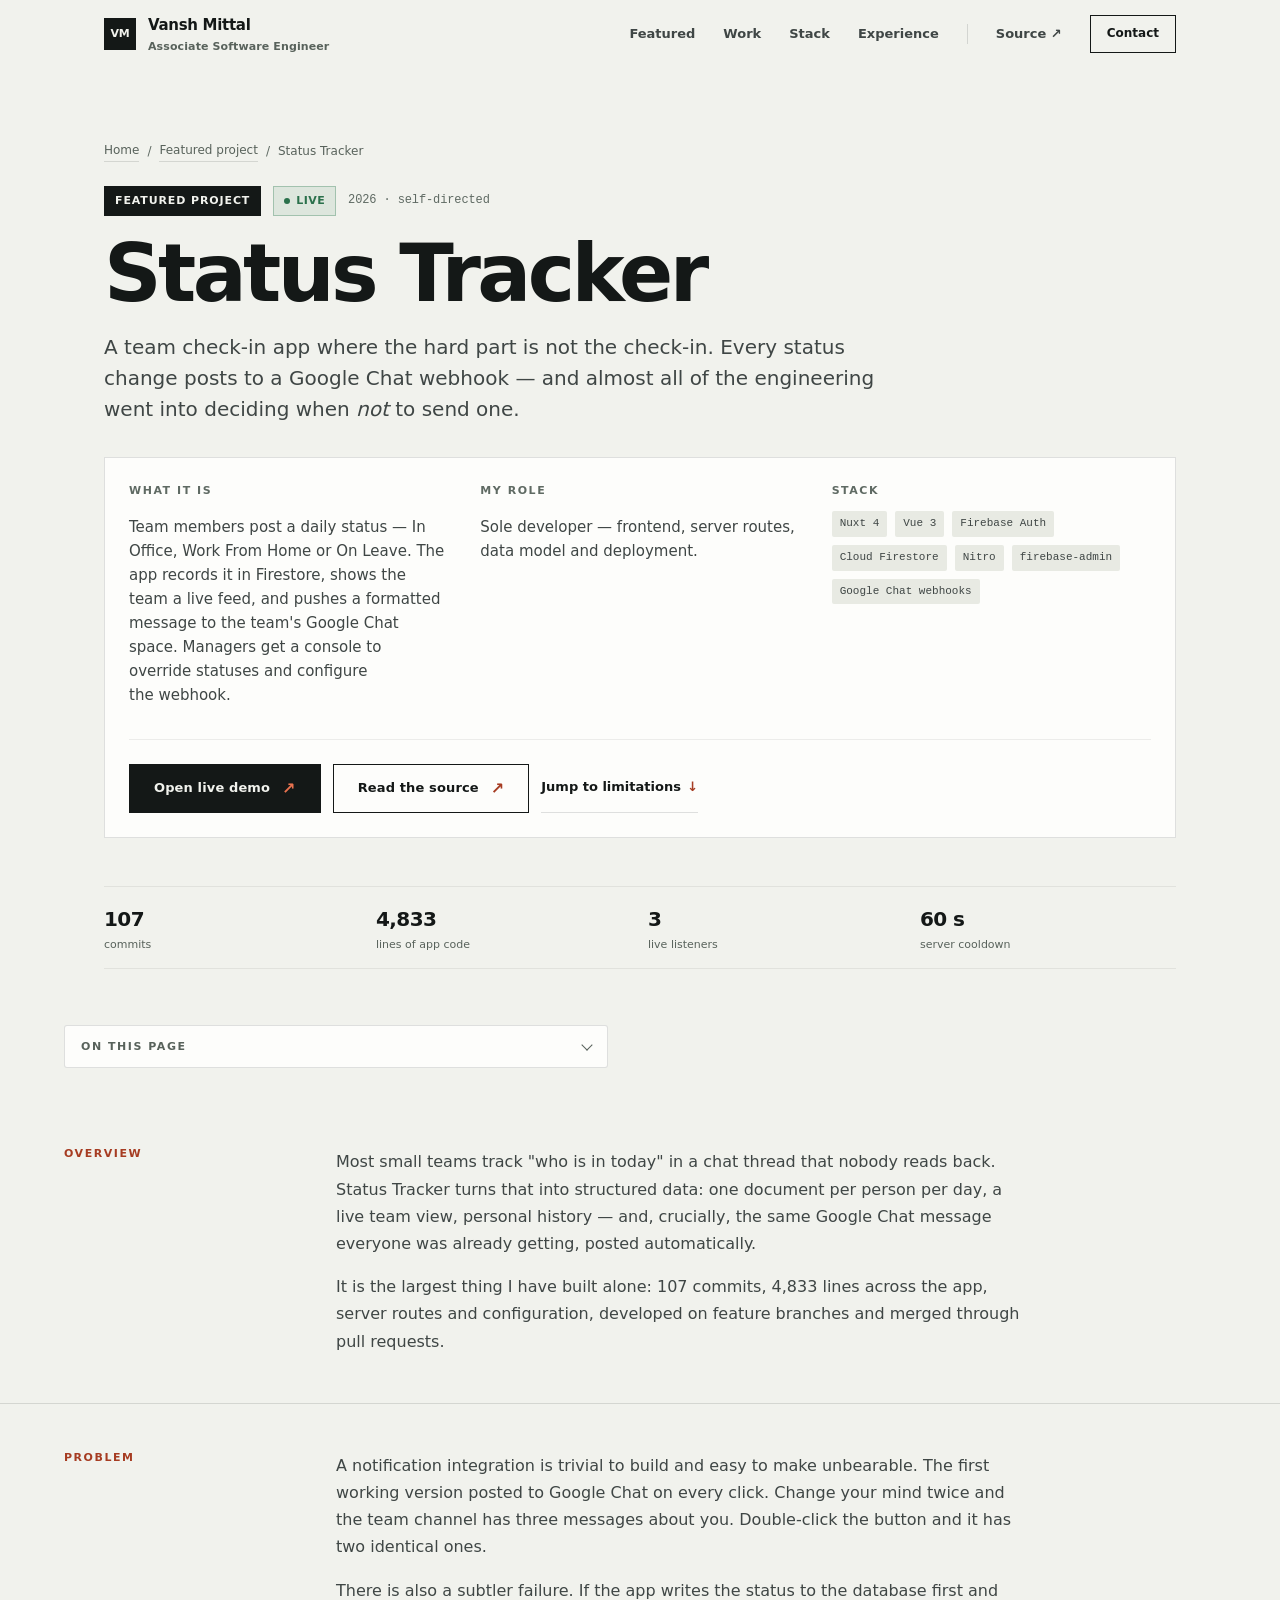
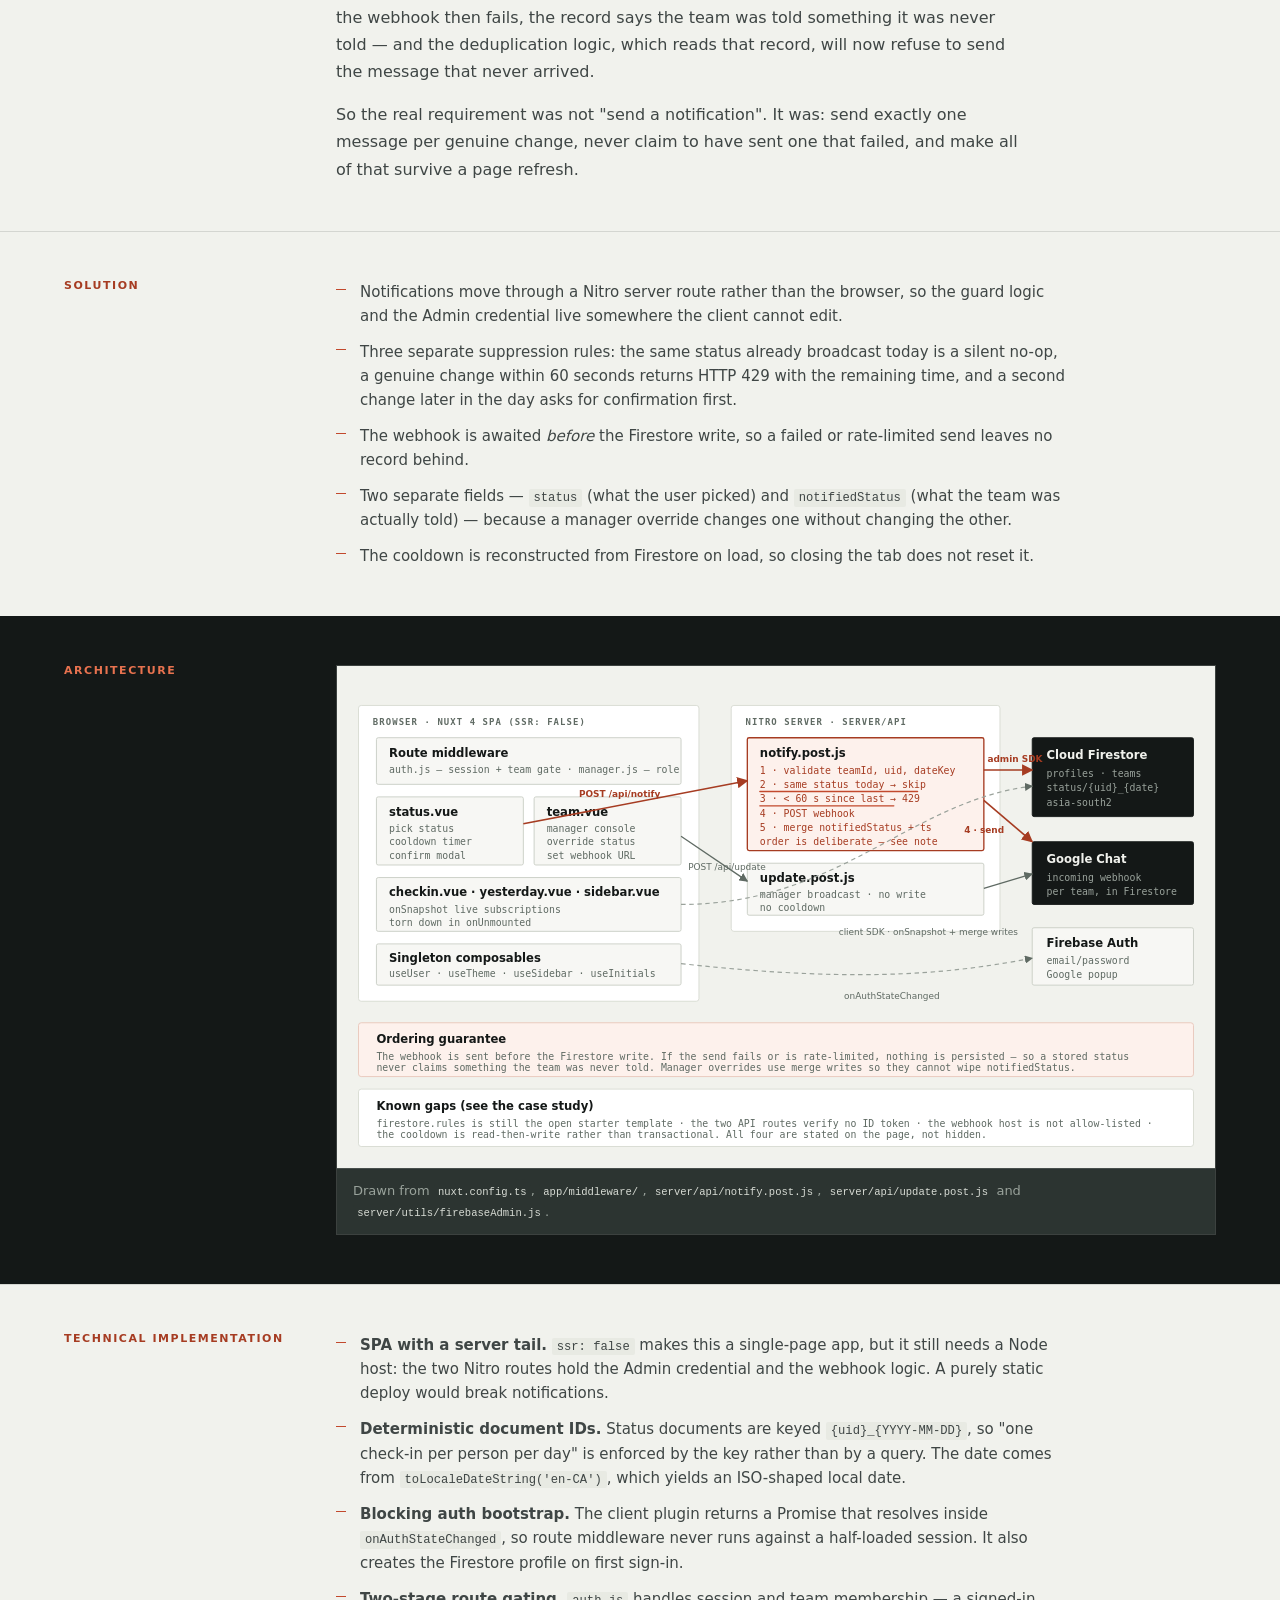
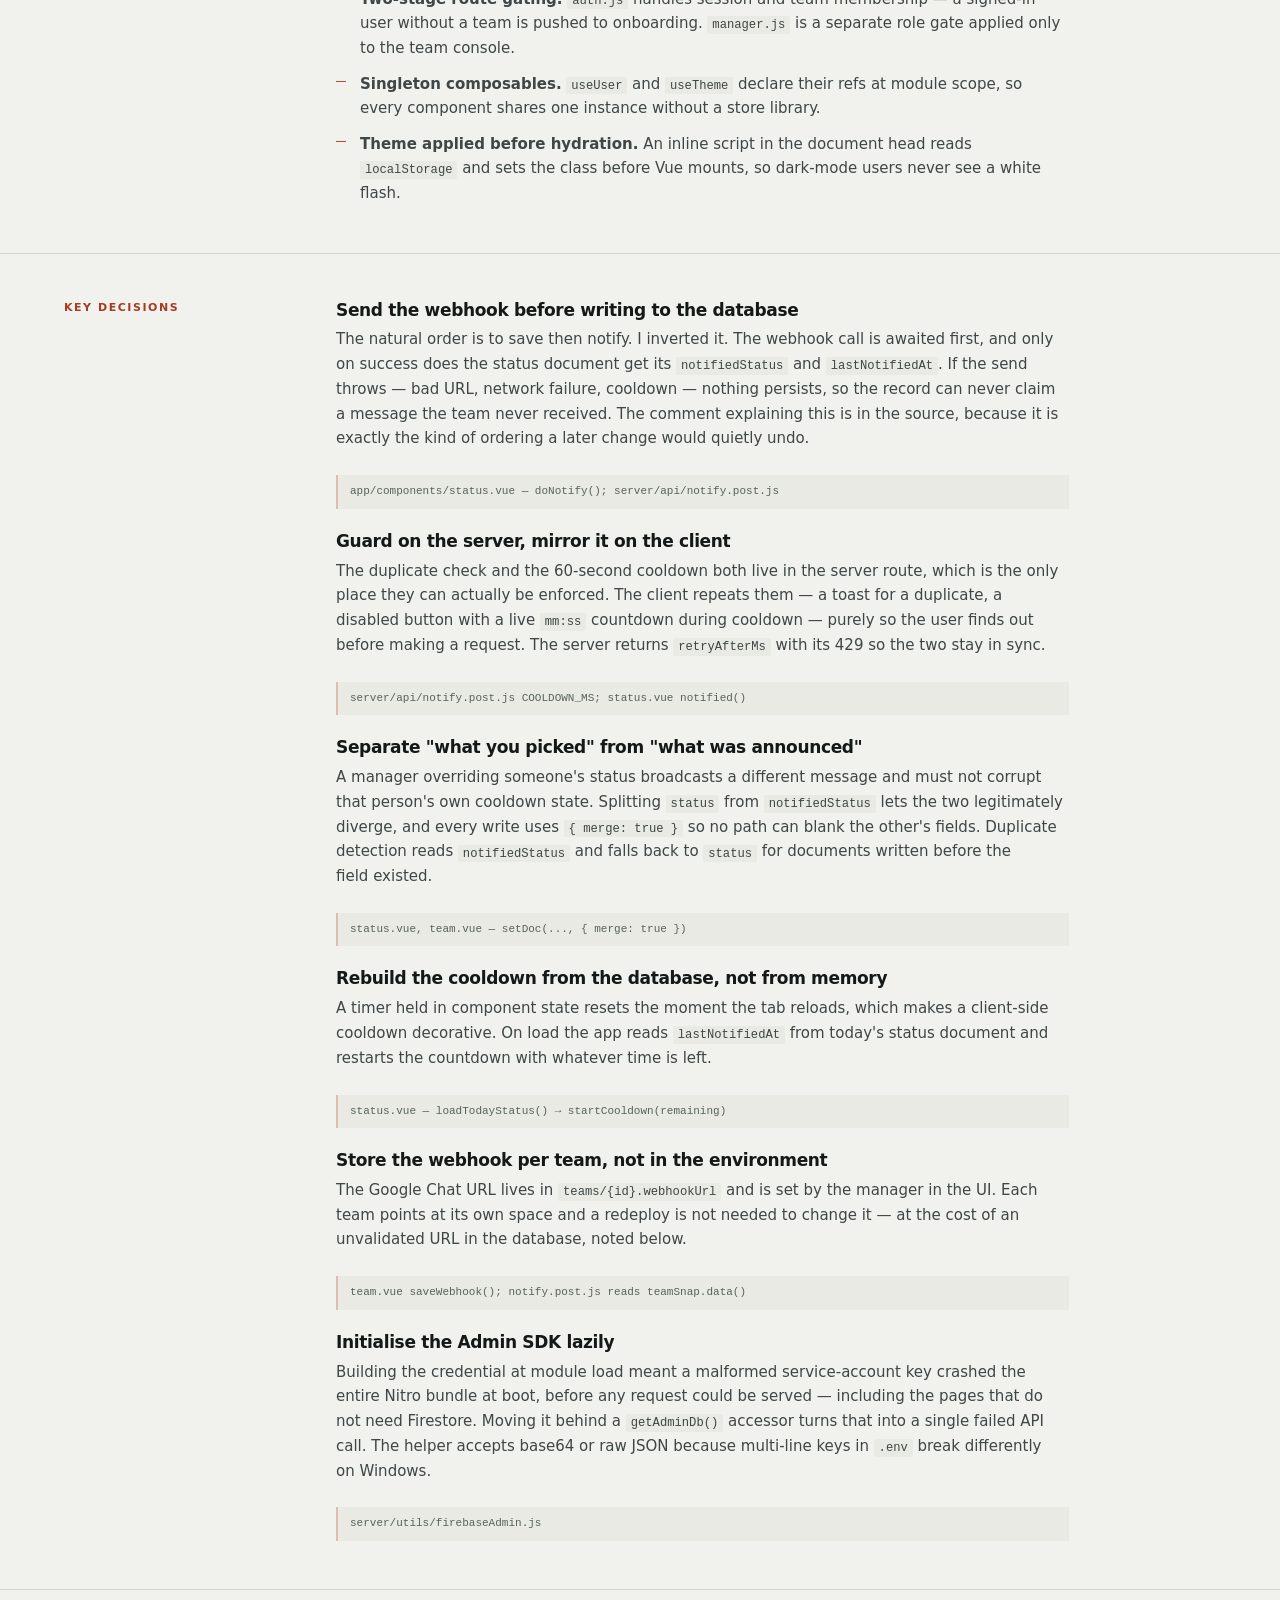
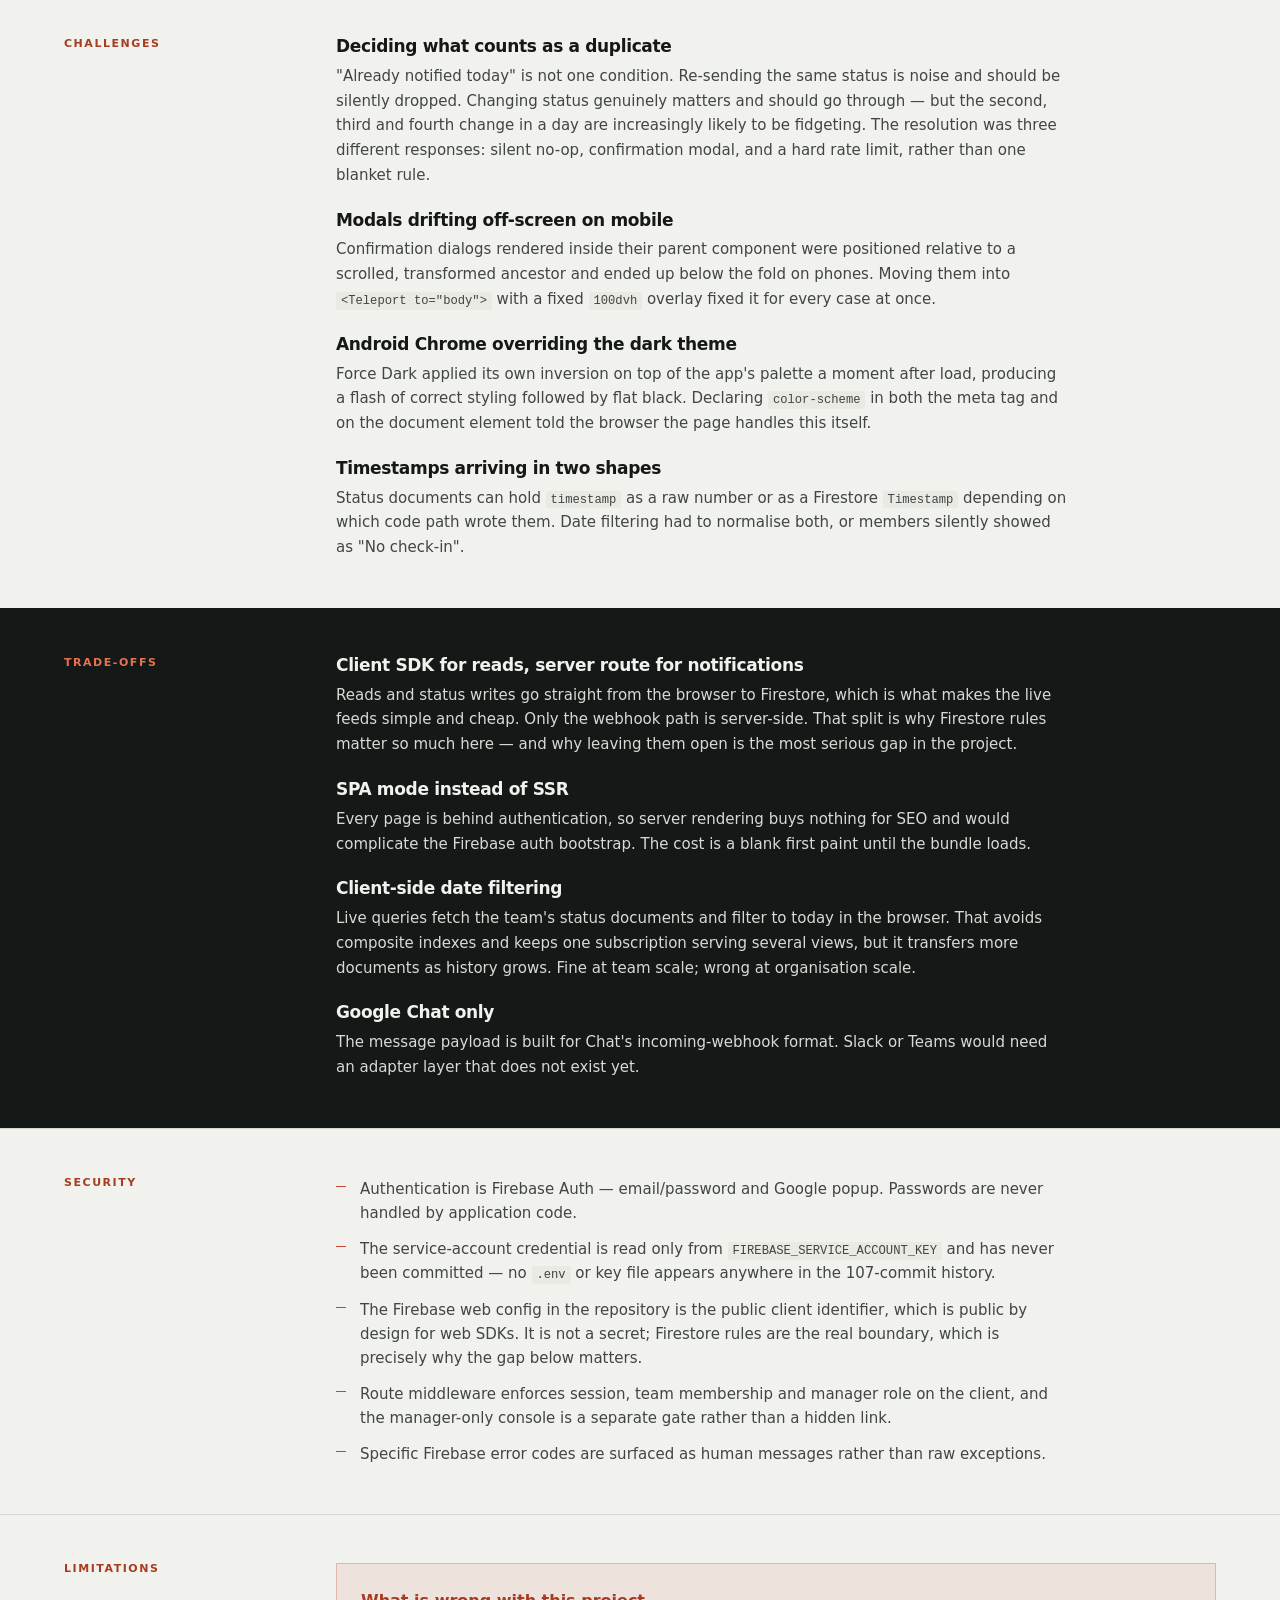
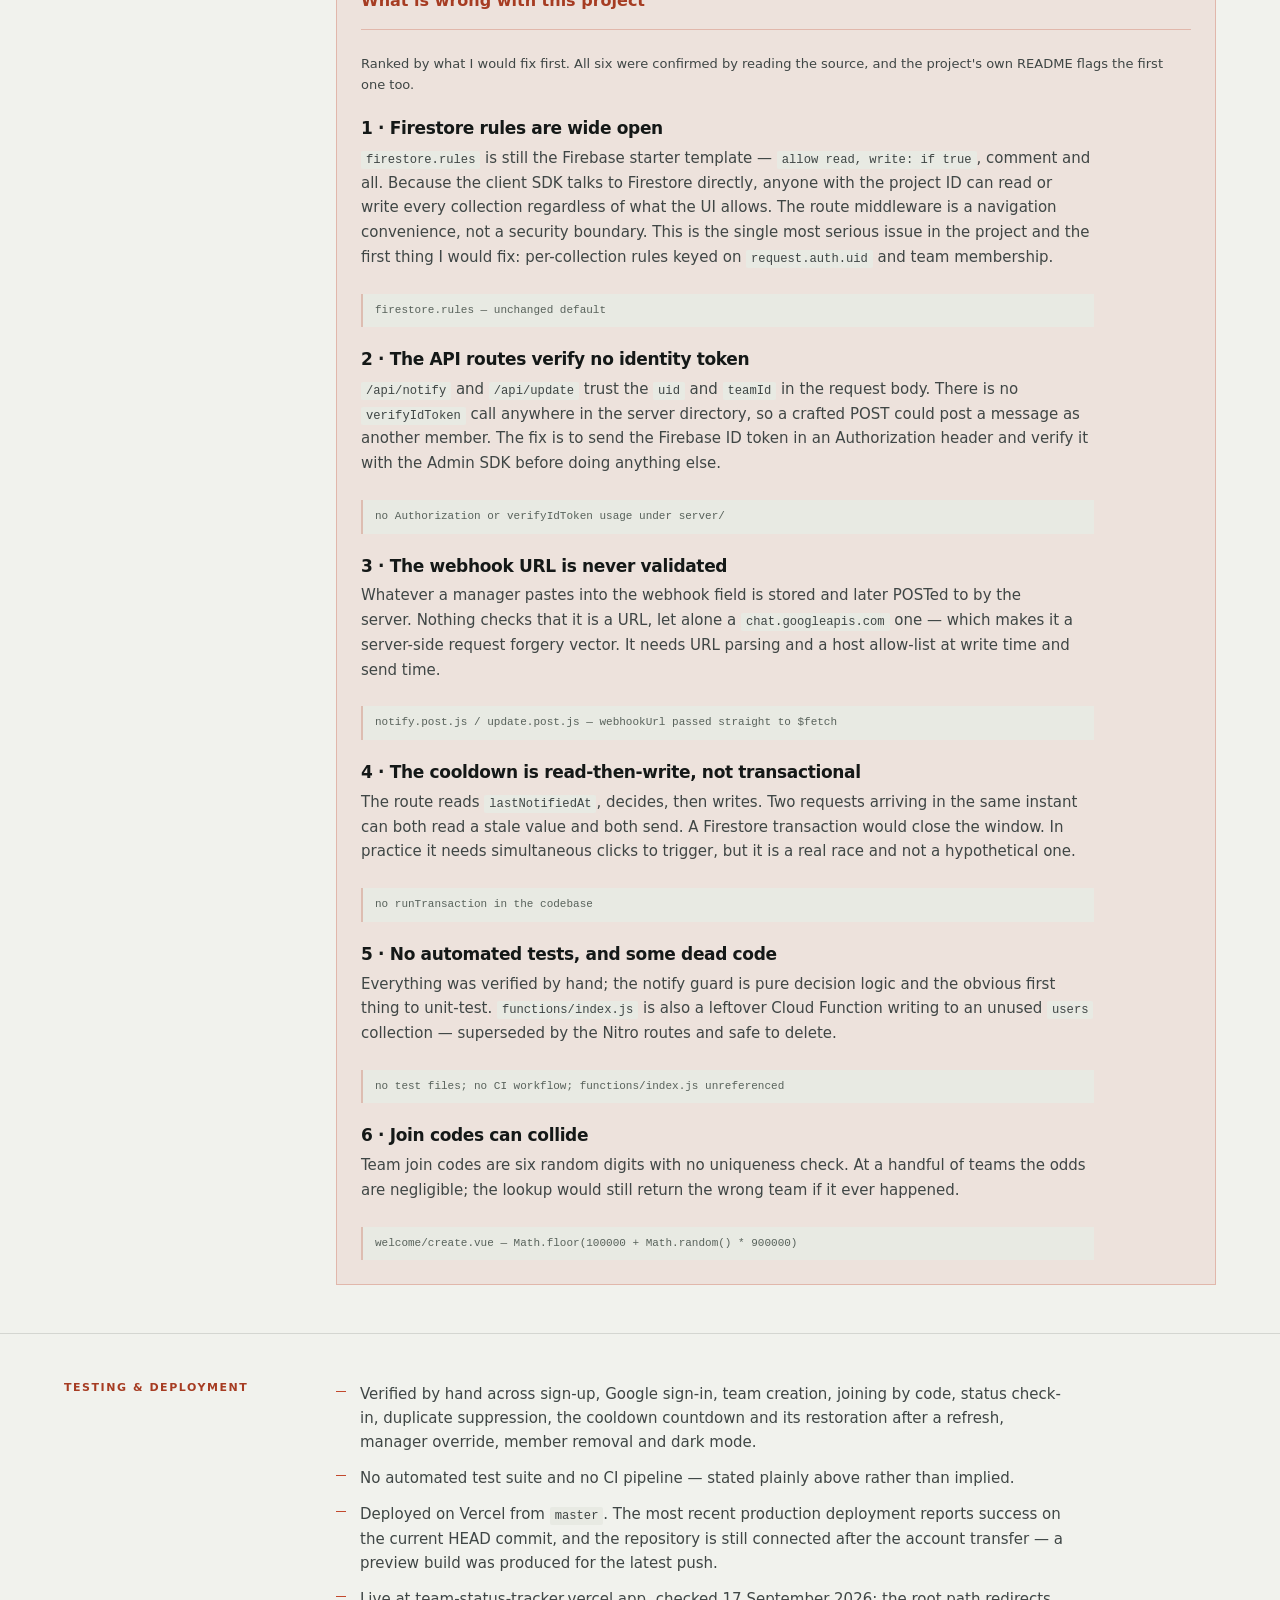
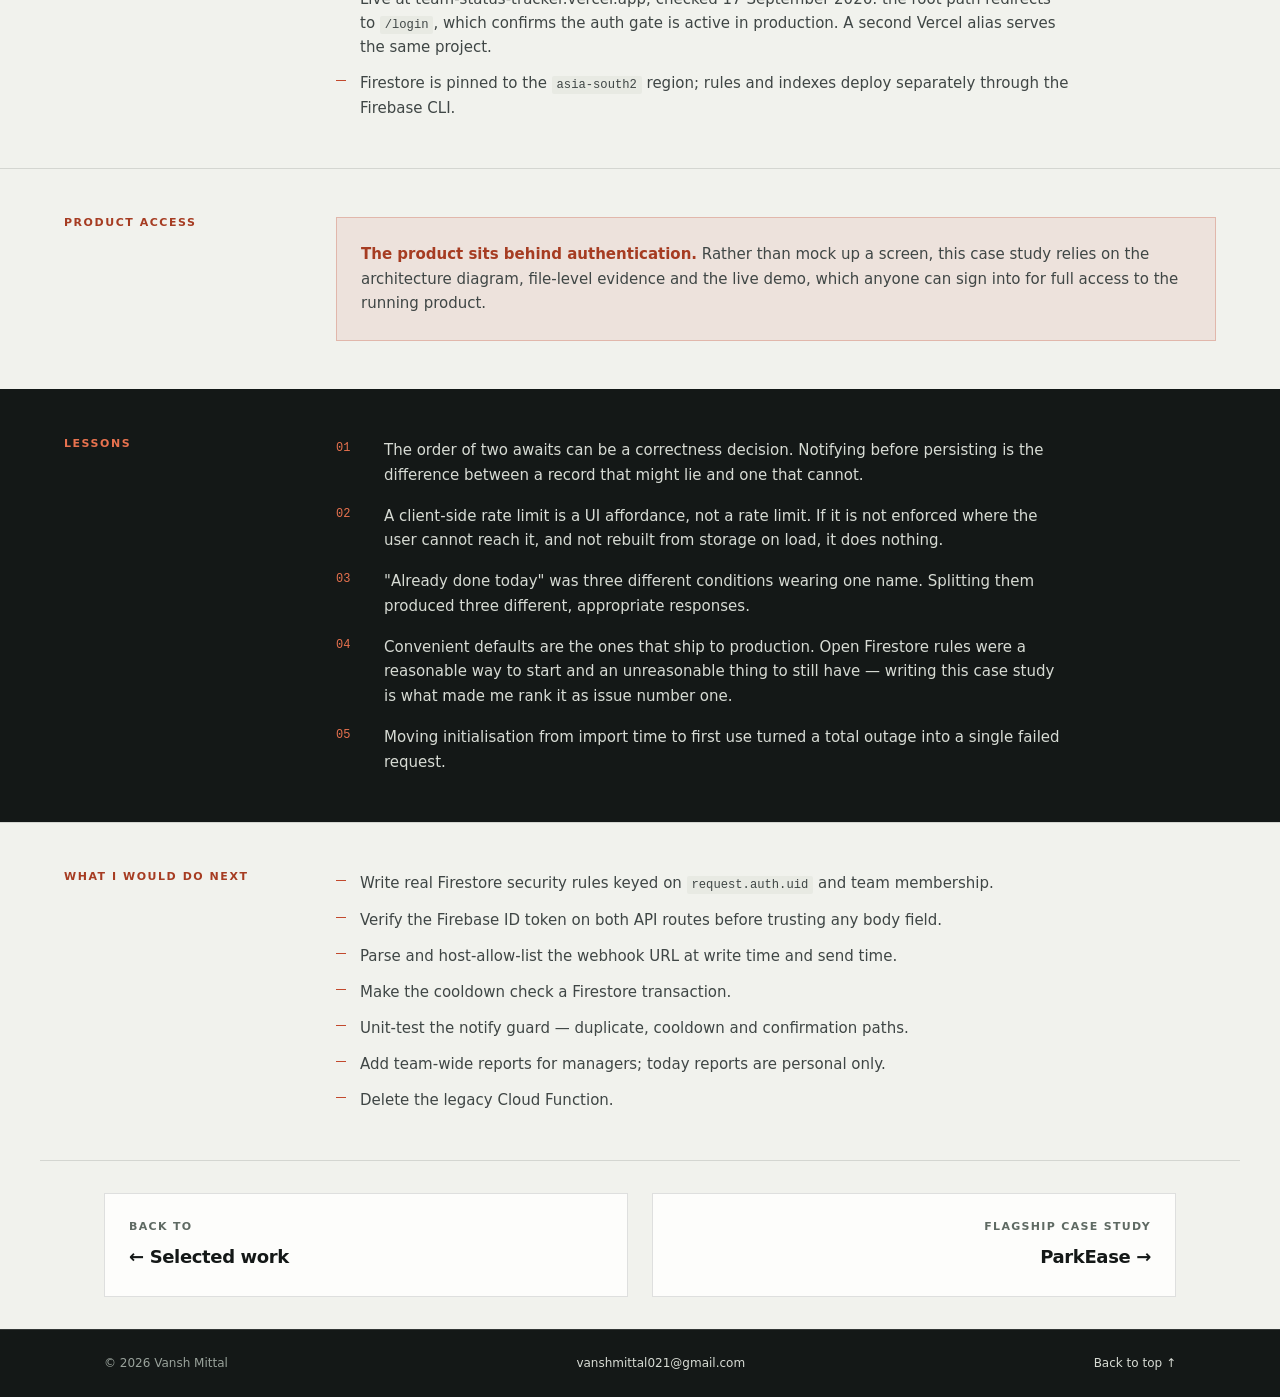
<file: projects/status-tracker/index.html>
<!doctype html>
<html lang="en" class="no-js">
<head>
<meta charset="utf-8">
<meta name="viewport" content="width=device-width, initial-scale=1">

<title>Status Tracker — Team Check-in &amp; Webhook Notifications · Vansh Mittal</title>
<meta name="description" content="Featured case study: a Nuxt 4 and Firebase team check-in app where the engineering is in making the notification not fire — server-side deduplication, a 60-second cooldown that survives a refresh, and webhook-before-write ordering.">
<link rel="canonical" href="https://vansh-mittal-portfolio.vercel.app/projects/status-tracker/">

<meta property="og:type" content="article">
<meta property="og:site_name" content="Vansh Mittal — Engineering Portfolio">
<meta property="og:title" content="Status Tracker — Team Check-in &amp; Webhook Notifications">
<meta property="og:description" content="A Nuxt 4 and Firebase check-in app where the hard part is making the notification not fire: deduplication, a refresh-proof cooldown, and webhook-before-write ordering.">
<meta property="og:url" content="https://vansh-mittal-portfolio.vercel.app/projects/status-tracker/">
<meta property="og:image" content="https://vansh-mittal-portfolio.vercel.app/assets/og-card.png">
<meta property="og:image:alt" content="Vansh Mittal — Associate Software Engineer.">
<meta property="og:image:width" content="1200">
<meta property="og:image:height" content="630">

<meta name="twitter:card" content="summary_large_image">
<meta name="twitter:title" content="Status Tracker — Team Check-in &amp; Webhook Notifications">
<meta name="twitter:description" content="A Nuxt 4 and Firebase check-in app where the hard part is making the notification not fire.">
<meta name="twitter:image" content="https://vansh-mittal-portfolio.vercel.app/assets/og-card.png">

<meta name="theme-color" content="#f1f2ed" media="(prefers-color-scheme: light)">
<meta name="theme-color" content="#141817" media="(prefers-color-scheme: dark)">

<link rel="icon" href="../../assets/favicon.svg" type="image/svg+xml">
<link rel="stylesheet" href="../../styles.css">

<script type="application/ld+json">
{
  "@context": "https://schema.org",
  "@type": "SoftwareSourceCode",
  "name": "Status Tracker — Team Check-in & Webhook Notifications",
  "description": "A Nuxt 4 single-page application with Firebase Auth, Cloud Firestore and Nitro server routes that posts team check-ins to a Google Chat webhook behind a deduplication and cooldown guard.",
  "codeRepository": "https://github.com/Vansh-22f300/status-tracker",
  "programmingLanguage": ["JavaScript", "Vue"],
  "runtimePlatform": ["Nuxt", "Vue.js", "Firebase", "Cloud Firestore", "Nitro"],
  "author": { "@type": "Person", "name": "Vansh Mittal", "url": "https://github.com/Vansh-22f300" }
}
</script>
<script type="application/ld+json">
{
  "@context": "https://schema.org",
  "@type": "BreadcrumbList",
  "itemListElement": [
    { "@type": "ListItem", "position": 1, "name": "Home", "item": "https://vansh-mittal-portfolio.vercel.app/" },
    { "@type": "ListItem", "position": 2, "name": "Featured project", "item": "https://vansh-mittal-portfolio.vercel.app/#featured" },
    { "@type": "ListItem", "position": 3, "name": "Status Tracker" }
  ]
}
</script>
</head>

<body>
<a class="skip-link" href="#main">Skip to content</a>
<div class="reading-progress" aria-hidden="true"></div>

<header class="site-header" data-header data-stuck="false" data-open="false">
  <div class="wrap site-header__in">
    <a class="brand" href="../../" aria-label="Vansh Mittal — home">
      <span class="brand__mark" aria-hidden="true">VM</span>
      <span>
        <span class="brand__name">Vansh Mittal</span>
        <span class="brand__role">Associate Software Engineer</span>
      </span>
    </a>

    <button class="nav-toggle" type="button" data-nav-toggle aria-expanded="false" aria-controls="site-nav">
      <span class="sr-only">Menu</span>
      <span class="nav-toggle__bars" aria-hidden="true"></span>
    </button>

    <nav class="nav" id="site-nav" aria-label="Primary">
      <a class="nav__link" href="../../#featured">Featured</a>
      <a class="nav__link" href="../../#work">Work</a>
      <a class="nav__link" href="../../#stack">Stack</a>
      <a class="nav__link" href="../../#experience">Experience</a>
      <span class="nav__sep" aria-hidden="true"></span>
      <a class="nav__link" href="https://github.com/Vansh-22f300/status-tracker" target="_blank" rel="noopener noreferrer">
        Source <span aria-hidden="true">↗</span>
      </a>
      <a class="nav__cta" href="../../#contact">Contact</a>
    </nav>
  </div>
</header>

<main id="main">
  <article>

  <header class="cs-hero wrap">
    <nav class="crumb rv" aria-label="Breadcrumb">
      <a href="../../">Home</a>
      <span class="crumb__sep" aria-hidden="true">/</span>
      <a href="../../#featured">Featured project</a>
      <span class="crumb__sep" aria-hidden="true">/</span>
      <span aria-current="page">Status Tracker</span>
    </nav>

    <div class="rv">
      <div class="cs-hero__head">
        <span class="badge badge--flag">Featured project</span>
        <span class="badge badge--live"><span class="badge__dot" aria-hidden="true"></span> Live</span>
        <span class="mono" style="color:var(--ink-4)">2026 · self-directed</span>
      </div>

      <h1 class="cs-hero__title">Status Tracker</h1>

      <p class="cs-hero__tagline">
        A team check-in app where the hard part is not the check-in. Every status change posts to a
        Google Chat webhook — and almost all of the engineering went into deciding when
        <em>not</em> to send one.
      </p>
    </div>

    <div class="scan rv rv-1">
      <div>
        <p class="scan__k">What it is</p>
        <p class="scan__v">
          Team members post a daily status — In Office, Work From Home or On Leave. The app records
          it in Firestore, shows the team a live feed, and pushes a formatted message to the team's
          Google Chat space. Managers get a console to override statuses and configure the webhook.
        </p>
      </div>
      <div>
        <p class="scan__k">My role</p>
        <p class="scan__v">Sole developer — frontend, server routes, data model and deployment.</p>
      </div>
      <div>
        <p class="scan__k">Stack</p>
        <ul class="taglist" style="margin-top:0.25rem">
          <li class="tag">Nuxt 4</li><li class="tag">Vue 3</li><li class="tag">Firebase Auth</li>
          <li class="tag">Cloud Firestore</li><li class="tag">Nitro</li>
          <li class="tag">firebase-admin</li><li class="tag">Google Chat webhooks</li>
        </ul>
      </div>

      <div class="scan__actions">
        <a class="btn btn--primary" href="https://team-status-tracker.vercel.app/" target="_blank" rel="noopener noreferrer">
          Open live demo <span class="btn__ico" aria-hidden="true">↗</span>
        </a>
        <a class="btn btn--ghost" href="https://github.com/Vansh-22f300/status-tracker" target="_blank" rel="noopener noreferrer">
          Read the source <span class="btn__ico" aria-hidden="true">↗</span>
        </a>
        <a class="tlink" href="#limitations">
          Jump to limitations <span class="tlink__ico" aria-hidden="true">↓</span>
        </a>
      </div>
    </div>

    <div class="metricrow rv rv-1">
      <div><span class="metric__v">107</span><span class="metric__l">commits</span></div>
      <div><span class="metric__v">4,833</span><span class="metric__l">lines of app code</span></div>
      <div><span class="metric__v">3</span><span class="metric__l">live listeners</span></div>
      <div><span class="metric__v">60 s</span><span class="metric__l">server cooldown</span></div>
    </div>
  </header>

  <nav class="cs-toc" aria-label="On this page" data-spy data-spy-attr="aria-current" data-spy-value="location">
    <details class="cs-toc__d">
      <summary class="cs-toc__sum">On this page</summary>
      <ul class="cs-toc__list">
        <li><a href="#h-overview">Overview</a></li>
        <li><a href="#h-problem">Problem</a></li>
        <li><a href="#h-solution">Solution</a></li>
        <li><a href="#h-arch">Architecture</a></li>
        <li><a href="#h-impl">Technical implementation</a></li>
        <li><a href="#h-decisions">Key decisions</a></li>
        <li><a href="#h-challenges">Challenges</a></li>
        <li><a href="#h-tradeoffs">Trade-offs</a></li>
        <li><a href="#h-security">Security</a></li>
        <li><a href="#h-limits">Limitations</a></li>
        <li><a href="#h-testing">Testing &amp; deployment</a></li>
        <li><a href="#h-shots">Product access</a></li>
        <li><a href="#h-lessons">Lessons</a></li>
        <li><a href="#h-future">What I would do next</a></li>
      </ul>
    </details>
  </nav>

  <section class="cs-section wrap" aria-labelledby="h-overview">
    <div class="cs-grid">
      <h2 class="cs-grid__label" id="h-overview">Overview</h2>
      <div class="prose rv">
        <p>
          Most small teams track "who is in today" in a chat thread that nobody reads back. Status
          Tracker turns that into structured data: one document per person per day, a live team
          view, personal history — and, crucially, the same Google Chat message everyone was already
          getting, posted automatically.
        </p>
        <p>
          It is the largest thing I have built alone: 107 commits, 4,833 lines across the app,
          server routes and configuration, developed on feature branches and merged through pull
          requests.
        </p>
      </div>
    </div>
  </section>

  <section class="cs-section wrap" aria-labelledby="h-problem">
    <div class="cs-grid">
      <h2 class="cs-grid__label" id="h-problem">Problem</h2>
      <div class="prose rv">
        <p>
          A notification integration is trivial to build and easy to make unbearable. The first
          working version posted to Google Chat on every click. Change your mind twice and the team
          channel has three messages about you. Double-click the button and it has two identical
          ones.
        </p>
        <p>
          There is also a subtler failure. If the app writes the status to the database first and
          the webhook then fails, the record says the team was told something it was never told —
          and the deduplication logic, which reads that record, will now refuse to send the message
          that never arrived.
        </p>
        <p>
          So the real requirement was not "send a notification". It was: send exactly one message
          per genuine change, never claim to have sent one that failed, and make all of that
          survive a page refresh.
        </p>
      </div>
    </div>
  </section>

  <section class="cs-section wrap" aria-labelledby="h-solution">
    <div class="cs-grid">
      <h2 class="cs-grid__label" id="h-solution">Solution</h2>
      <div class="rv">
        <ul class="blist">
          <li>
            Notifications move through a Nitro server route rather than the browser, so the guard
            logic and the Admin credential live somewhere the client cannot edit.
          </li>
          <li>
            Three separate suppression rules: the same status already broadcast today is a silent
            no-op, a genuine change within 60 seconds returns HTTP 429 with the remaining time, and
            a second change later in the day asks for confirmation first.
          </li>
          <li>
            The webhook is awaited <em>before</em> the Firestore write, so a failed or rate-limited
            send leaves no record behind.
          </li>
          <li>
            Two separate fields — <code>status</code> (what the user picked) and
            <code>notifiedStatus</code> (what the team was actually told) — because a manager
            override changes one without changing the other.
          </li>
          <li>
            The cooldown is reconstructed from Firestore on load, so closing the tab does not reset
            it.
          </li>
        </ul>
      </div>
    </div>
  </section>

  <section class="cs-section panel-dark" aria-labelledby="h-arch">
    <div class="wrap">
      <div class="cs-grid">
        <h2 class="cs-grid__label" id="h-arch">Architecture</h2>
        <div class="rv diagram-wrap">
          <figure class="fig">
            <div class="diagram">
              <img src="../../assets/diagrams/status-tracker-architecture.svg"
                   alt="Architecture diagram. A Nuxt 4 single-page application runs in the browser with route middleware gating session, team membership and manager role. Components subscribe to Cloud Firestore through onSnapshot for live feeds and write status documents with the client SDK. Notifications instead go through two Nitro server routes: notify.post.js validates input, skips duplicates, enforces a sixty-second cooldown, posts to the team's Google Chat webhook and then records notifiedStatus and lastNotifiedAt through the Firebase Admin SDK; update.post.js handles manager overrides and sends without writing."
                   width="980" height="560" loading="lazy" decoding="async">
            </div>
            <figcaption>
              Drawn from <code>nuxt.config.ts</code>, <code>app/middleware/</code>,
              <code>server/api/notify.post.js</code>, <code>server/api/update.post.js</code> and
              <code>server/utils/firebaseAdmin.js</code>.
            </figcaption>
          </figure>
          <p class="diagram-note">Scroll the diagram horizontally to see the full system.</p>
        </div>
      </div>
    </div>
  </section>

  <section class="cs-section wrap" aria-labelledby="h-impl">
    <div class="cs-grid">
      <h2 class="cs-grid__label" id="h-impl">Technical implementation</h2>
      <div class="rv">
        <ul class="blist">
          <li>
            <strong>SPA with a server tail.</strong> <code>ssr: false</code> makes this a
            single-page app, but it still needs a Node host: the two Nitro routes hold the Admin
            credential and the webhook logic. A purely static deploy would break notifications.
          </li>
          <li>
            <strong>Deterministic document IDs.</strong> Status documents are keyed
            <code>{uid}_{YYYY-MM-DD}</code>, so "one check-in per person per day" is enforced by the
            key rather than by a query. The date comes from
            <code>toLocaleDateString('en-CA')</code>, which yields an ISO-shaped local date.
          </li>
          <li>
            <strong>Blocking auth bootstrap.</strong> The client plugin returns a Promise that
            resolves inside <code>onAuthStateChanged</code>, so route middleware never runs against
            a half-loaded session. It also creates the Firestore profile on first sign-in.
          </li>
          <li>
            <strong>Two-stage route gating.</strong> <code>auth.js</code> handles session and team
            membership — a signed-in user without a team is pushed to onboarding.
            <code>manager.js</code> is a separate role gate applied only to the team console.
          </li>
          <li>
            <strong>Singleton composables.</strong> <code>useUser</code> and <code>useTheme</code>
            declare their refs at module scope, so every component shares one instance without a
            store library.
          </li>
          <li>
            <strong>Theme applied before hydration.</strong> An inline script in the document head
            reads <code>localStorage</code> and sets the class before Vue mounts, so dark-mode users
            never see a white flash.
          </li>
        </ul>
      </div>
    </div>
  </section>

  <section class="cs-section wrap" aria-labelledby="h-decisions">
    <div class="cs-grid">
      <h2 class="cs-grid__label" id="h-decisions">Key decisions</h2>
      <div class="dlist rv">

        <div class="ditem">
          <h3 class="ditem__t">Send the webhook before writing to the database</h3>
          <p class="ditem__b">
            The natural order is to save then notify. I inverted it. The webhook call is awaited
            first, and only on success does the status document get its
            <code>notifiedStatus</code> and <code>lastNotifiedAt</code>. If the send throws — bad
            URL, network failure, cooldown — nothing persists, so the record can never claim a
            message the team never received. The comment explaining this is in the source, because
            it is exactly the kind of ordering a later change would quietly undo.
          </p>
          <p class="ditem__ev">app/components/status.vue — doNotify(); server/api/notify.post.js</p>
        </div>

        <div class="ditem">
          <h3 class="ditem__t">Guard on the server, mirror it on the client</h3>
          <p class="ditem__b">
            The duplicate check and the 60-second cooldown both live in the server route, which is
            the only place they can actually be enforced. The client repeats them — a toast for a
            duplicate, a disabled button with a live <code>mm:ss</code> countdown during cooldown —
            purely so the user finds out before making a request. The server returns
            <code>retryAfterMs</code> with its 429 so the two stay in sync.
          </p>
          <p class="ditem__ev">server/api/notify.post.js COOLDOWN_MS; status.vue notified()</p>
        </div>

        <div class="ditem">
          <h3 class="ditem__t">Separate "what you picked" from "what was announced"</h3>
          <p class="ditem__b">
            A manager overriding someone's status broadcasts a different message and must not
            corrupt that person's own cooldown state. Splitting <code>status</code> from
            <code>notifiedStatus</code> lets the two legitimately diverge, and every write uses
            <code>{ merge: true }</code> so no path can blank the other's fields. Duplicate
            detection reads <code>notifiedStatus</code> and falls back to <code>status</code> for
            documents written before the field existed.
          </p>
          <p class="ditem__ev">status.vue, team.vue — setDoc(..., { merge: true })</p>
        </div>

        <div class="ditem">
          <h3 class="ditem__t">Rebuild the cooldown from the database, not from memory</h3>
          <p class="ditem__b">
            A timer held in component state resets the moment the tab reloads, which makes a
            client-side cooldown decorative. On load the app reads <code>lastNotifiedAt</code> from
            today's status document and restarts the countdown with whatever time is left.
          </p>
          <p class="ditem__ev">status.vue — loadTodayStatus() → startCooldown(remaining)</p>
        </div>

        <div class="ditem">
          <h3 class="ditem__t">Store the webhook per team, not in the environment</h3>
          <p class="ditem__b">
            The Google Chat URL lives in <code>teams/{id}.webhookUrl</code> and is set by the
            manager in the UI. Each team points at its own space and a redeploy is not needed to
            change it — at the cost of an unvalidated URL in the database, noted below.
          </p>
          <p class="ditem__ev">team.vue saveWebhook(); notify.post.js reads teamSnap.data()</p>
        </div>

        <div class="ditem">
          <h3 class="ditem__t">Initialise the Admin SDK lazily</h3>
          <p class="ditem__b">
            Building the credential at module load meant a malformed service-account key crashed
            the entire Nitro bundle at boot, before any request could be served — including the
            pages that do not need Firestore. Moving it behind a <code>getAdminDb()</code> accessor
            turns that into a single failed API call. The helper accepts base64 or raw JSON because
            multi-line keys in <code>.env</code> break differently on Windows.
          </p>
          <p class="ditem__ev">server/utils/firebaseAdmin.js</p>
        </div>

      </div>
    </div>
  </section>

  <section class="cs-section wrap" aria-labelledby="h-challenges">
    <div class="cs-grid">
      <h2 class="cs-grid__label" id="h-challenges">Challenges</h2>
      <div class="dlist rv">
        <div class="ditem">
          <h3 class="ditem__t">Deciding what counts as a duplicate</h3>
          <p class="ditem__b">
            "Already notified today" is not one condition. Re-sending the same status is noise and
            should be silently dropped. Changing status genuinely matters and should go through —
            but the second, third and fourth change in a day are increasingly likely to be
            fidgeting. The resolution was three different responses: silent no-op, confirmation
            modal, and a hard rate limit, rather than one blanket rule.
          </p>
        </div>
        <div class="ditem">
          <h3 class="ditem__t">Modals drifting off-screen on mobile</h3>
          <p class="ditem__b">
            Confirmation dialogs rendered inside their parent component were positioned relative to
            a scrolled, transformed ancestor and ended up below the fold on phones. Moving them into
            <code>&lt;Teleport to="body"&gt;</code> with a fixed <code>100dvh</code> overlay fixed it
            for every case at once.
          </p>
        </div>
        <div class="ditem">
          <h3 class="ditem__t">Android Chrome overriding the dark theme</h3>
          <p class="ditem__b">
            Force Dark applied its own inversion on top of the app's palette a moment after load,
            producing a flash of correct styling followed by flat black. Declaring
            <code>color-scheme</code> in both the meta tag and on the document element told the
            browser the page handles this itself.
          </p>
        </div>
        <div class="ditem">
          <h3 class="ditem__t">Timestamps arriving in two shapes</h3>
          <p class="ditem__b">
            Status documents can hold <code>timestamp</code> as a raw number or as a Firestore
            <code>Timestamp</code> depending on which code path wrote them. Date filtering had to
            normalise both, or members silently showed as "No check-in".
          </p>
        </div>
      </div>
    </div>
  </section>

  <section class="cs-section panel-dark" aria-labelledby="h-tradeoffs">
    <div class="wrap">
      <div class="cs-grid">
        <h2 class="cs-grid__label" id="h-tradeoffs">Trade-offs</h2>
        <div class="dlist rv">
          <div class="ditem">
            <h3 class="ditem__t">Client SDK for reads, server route for notifications</h3>
            <p class="ditem__b">
              Reads and status writes go straight from the browser to Firestore, which is what makes
              the live feeds simple and cheap. Only the webhook path is server-side. That split is
              why Firestore rules matter so much here — and why leaving them open is the most
              serious gap in the project.
            </p>
          </div>
          <div class="ditem">
            <h3 class="ditem__t">SPA mode instead of SSR</h3>
            <p class="ditem__b">
              Every page is behind authentication, so server rendering buys nothing for SEO and
              would complicate the Firebase auth bootstrap. The cost is a blank first paint until
              the bundle loads.
            </p>
          </div>
          <div class="ditem">
            <h3 class="ditem__t">Client-side date filtering</h3>
            <p class="ditem__b">
              Live queries fetch the team's status documents and filter to today in the browser.
              That avoids composite indexes and keeps one subscription serving several views, but it
              transfers more documents as history grows. Fine at team scale; wrong at organisation
              scale.
            </p>
          </div>
          <div class="ditem">
            <h3 class="ditem__t">Google Chat only</h3>
            <p class="ditem__b">
              The message payload is built for Chat's incoming-webhook format. Slack or Teams would
              need an adapter layer that does not exist yet.
            </p>
          </div>
        </div>
      </div>
    </div>
  </section>

  <section class="cs-section wrap" aria-labelledby="h-security">
    <div class="cs-grid">
      <h2 class="cs-grid__label" id="h-security">Security</h2>
      <div class="rv">
        <ul class="blist">
          <li>
            Authentication is Firebase Auth — email/password and Google popup. Passwords are never
            handled by application code.
          </li>
          <li>
            The service-account credential is read only from <code>FIREBASE_SERVICE_ACCOUNT_KEY</code>
            and has never been committed — no <code>.env</code> or key file appears anywhere in the
            107-commit history.
          </li>
          <li>
            The Firebase web config in the repository is the public client identifier, which is
            public by design for web SDKs. It is not a secret; Firestore rules are the real
            boundary, which is precisely why the gap below matters.
          </li>
          <li>
            Route middleware enforces session, team membership and manager role on the client, and
            the manager-only console is a separate gate rather than a hidden link.
          </li>
          <li>
            Specific Firebase error codes are surfaced as human messages rather than raw exceptions.
          </li>
        </ul>
      </div>
    </div>
  </section>

  <section class="cs-section wrap" id="limitations" aria-labelledby="h-limits">
    <div class="cs-grid">
      <h2 class="cs-grid__label" id="h-limits">Limitations</h2>
      <div class="rv">
        <div class="limits">
          <div class="limits__head">
            <span class="limits__title">What is wrong with this project</span>
          </div>
          <p class="limits__note" style="margin-bottom:1.5rem">
            Ranked by what I would fix first. All six were confirmed by reading the source, and the
            project's own README flags the first one too.
          </p>

          <div class="dlist">
            <div class="ditem">
              <h3 class="ditem__t">1 · Firestore rules are wide open</h3>
              <p class="ditem__b">
                <code>firestore.rules</code> is still the Firebase starter template —
                <code>allow read, write: if true</code>, comment and all. Because the client SDK
                talks to Firestore directly, anyone with the project ID can read or write every
                collection regardless of what the UI allows. The route middleware is a navigation
                convenience, not a security boundary. This is the single most serious issue in the
                project and the first thing I would fix: per-collection rules keyed on
                <code>request.auth.uid</code> and team membership.
              </p>
              <p class="ditem__ev">firestore.rules — unchanged default</p>
            </div>

            <div class="ditem">
              <h3 class="ditem__t">2 · The API routes verify no identity token</h3>
              <p class="ditem__b">
                <code>/api/notify</code> and <code>/api/update</code> trust the <code>uid</code> and
                <code>teamId</code> in the request body. There is no
                <code>verifyIdToken</code> call anywhere in the server directory, so a crafted POST
                could post a message as another member. The fix is to send the Firebase ID token in
                an Authorization header and verify it with the Admin SDK before doing anything else.
              </p>
              <p class="ditem__ev">no Authorization or verifyIdToken usage under server/</p>
            </div>

            <div class="ditem">
              <h3 class="ditem__t">3 · The webhook URL is never validated</h3>
              <p class="ditem__b">
                Whatever a manager pastes into the webhook field is stored and later POSTed to by
                the server. Nothing checks that it is a URL, let alone a
                <code>chat.googleapis.com</code> one — which makes it a server-side request forgery
                vector. It needs URL parsing and a host allow-list at write time and send time.
              </p>
              <p class="ditem__ev">notify.post.js / update.post.js — webhookUrl passed straight to $fetch</p>
            </div>

            <div class="ditem">
              <h3 class="ditem__t">4 · The cooldown is read-then-write, not transactional</h3>
              <p class="ditem__b">
                The route reads <code>lastNotifiedAt</code>, decides, then writes. Two requests
                arriving in the same instant can both read a stale value and both send. A Firestore
                transaction would close the window. In practice it needs simultaneous clicks to
                trigger, but it is a real race and not a hypothetical one.
              </p>
              <p class="ditem__ev">no runTransaction in the codebase</p>
            </div>

            <div class="ditem">
              <h3 class="ditem__t">5 · No automated tests, and some dead code</h3>
              <p class="ditem__b">
                Everything was verified by hand; the notify guard is pure decision logic and the
                obvious first thing to unit-test. <code>functions/index.js</code> is also a leftover
                Cloud Function writing to an unused <code>users</code> collection — superseded by
                the Nitro routes and safe to delete.
              </p>
              <p class="ditem__ev">no test files; no CI workflow; functions/index.js unreferenced</p>
            </div>

            <div class="ditem">
              <h3 class="ditem__t">6 · Join codes can collide</h3>
              <p class="ditem__b">
                Team join codes are six random digits with no uniqueness check. At a handful of
                teams the odds are negligible; the lookup would still return the wrong team if it
                ever happened.
              </p>
              <p class="ditem__ev">welcome/create.vue — Math.floor(100000 + Math.random() * 900000)</p>
            </div>
          </div>
        </div>
      </div>
    </div>
  </section>

  <section class="cs-section wrap" aria-labelledby="h-testing">
    <div class="cs-grid">
      <h2 class="cs-grid__label" id="h-testing">Testing &amp; deployment</h2>
      <div class="rv">
        <ul class="blist">
          <li>
            Verified by hand across sign-up, Google sign-in, team creation, joining by code, status
            check-in, duplicate suppression, the cooldown countdown and its restoration after a
            refresh, manager override, member removal and dark mode.
          </li>
          <li>
            No automated test suite and no CI pipeline — stated plainly above rather than implied.
          </li>
          <li>
            Deployed on Vercel from <code>master</code>. The most recent production deployment
            reports success on the current HEAD commit, and the repository is still connected after
            the account transfer — a preview build was produced for the latest push.
          </li>
          <li>
            Live at <a href="https://team-status-tracker.vercel.app/" target="_blank" rel="noopener noreferrer">team-status-tracker.vercel.app</a>,
            checked 17 September 2026: the root path redirects to <code>/login</code>, which
            confirms the auth gate is active in production. A second Vercel alias serves the same
            project.
          </li>
          <li>
            Firestore is pinned to the <code>asia-south2</code> region; rules and indexes deploy
            separately through the Firebase CLI.
          </li>
        </ul>
      </div>
    </div>
  </section>

  <section class="cs-section wrap" aria-labelledby="h-shots">
    <div class="cs-grid">
      <h2 class="cs-grid__label" id="h-shots">Product access</h2>
      <div class="rv">
        <div class="limits">
          <p style="font-size:0.9375rem;color:var(--ink-2);line-height:1.65;margin:0">
            <strong style="color:var(--accent-2)">The product sits behind authentication.</strong>
            Rather than mock up a screen, this case study relies on the architecture diagram,
            file-level evidence and the live demo, which anyone can sign into for full access to the
            running product.
          </p>
        </div>
      </div>
    </div>
  </section>

  <section class="cs-section panel-dark" aria-labelledby="h-lessons">
    <div class="wrap">
      <div class="cs-grid">
        <h2 class="cs-grid__label" id="h-lessons">Lessons</h2>
        <div class="rv">
          <ol class="numlist">
            <li>
              The order of two awaits can be a correctness decision. Notifying before persisting is
              the difference between a record that might lie and one that cannot.
            </li>
            <li>
              A client-side rate limit is a UI affordance, not a rate limit. If it is not enforced
              where the user cannot reach it, and not rebuilt from storage on load, it does nothing.
            </li>
            <li>
              "Already done today" was three different conditions wearing one name. Splitting them
              produced three different, appropriate responses.
            </li>
            <li>
              Convenient defaults are the ones that ship to production. Open Firestore rules were a
              reasonable way to start and an unreasonable thing to still have — writing this case
              study is what made me rank it as issue number one.
            </li>
            <li>
              Moving initialisation from import time to first use turned a total outage into a
              single failed request.
            </li>
          </ol>
        </div>
      </div>
    </div>
  </section>

  <section class="cs-section wrap" aria-labelledby="h-future">
    <div class="cs-grid">
      <h2 class="cs-grid__label" id="h-future">What I would do next</h2>
      <div class="rv">
        <ul class="blist">
          <li>Write real Firestore security rules keyed on <code>request.auth.uid</code> and team membership.</li>
          <li>Verify the Firebase ID token on both API routes before trusting any body field.</li>
          <li>Parse and host-allow-list the webhook URL at write time and send time.</li>
          <li>Make the cooldown check a Firestore transaction.</li>
          <li>Unit-test the notify guard — duplicate, cooldown and confirmation paths.</li>
          <li>Add team-wide reports for managers; today reports are personal only.</li>
          <li>Delete the legacy Cloud Function.</li>
        </ul>
      </div>
    </div>
  </section>

  </article>

  <nav class="wrap csnav" aria-label="More projects">
    <a class="csnav__item" href="../../#work">
      <span class="csnav__k">Back to</span>
      <span class="csnav__v">← Selected work</span>
    </a>
    <a class="csnav__item csnav__item--next" href="../parkease/">
      <span class="csnav__k">Flagship case study</span>
      <span class="csnav__v">ParkEase →</span>
    </a>
  </nav>
</main>

<footer class="site-footer">
  <div class="wrap site-footer__in">
    <span>© <span class="yr">2026</span> Vansh Mittal</span>
    <span><a href="mailto:vanshmittal021@gmail.com">vanshmittal021@gmail.com</a></span>
    <a href="#main">Back to top ↑</a>
  </div>
</footer>

<script src="../../script.js" defer></script>
<script>
  document.querySelectorAll('.yr').forEach(function (el) {
    el.textContent = new Date().getFullYear();
  });
</script>
</body>
</html>
</file>
<file: styles.css>
/* ============================================================================
   Vansh Mittal — engineering portfolio
   Dependency-free CSS. No framework, no build step, no reset library.

   Contents
     01  tokens
     02  base + a11y primitives
     03  layout
     04  type
     05  buttons + links
     06  header / nav
     07  hero
     08  selected work
     09  engineering snapshot
     10  experience
     11  approach
     12  contact + footer
     13  case study
     14  media + lightbox
     15  motion
     16  responsive
     17  print
   ========================================================================= */

/* ------------------------------------------------------------- 01 tokens */

:root {
  /* paper + ink */
  --paper:        #f1f2ed;
  --paper-2:      #f7f7f4;
  --paper-3:      #e8eae3;
  --surface:      #fdfdfb;

  --ink:          #141817;
  --ink-2:        #3f4645;
  /* ink-3/ink-4 carry small uppercase meta labels, so both must clear WCAG AA
     (4.5:1) on paper AND paper-3 — not just on the lightest surface. */
  --ink-3:        #58625b;
  --ink-4:        #5f6a63;

  /* restrained orange */
  --accent:       #c2492d;
  --accent-2:     #a63c22;
  --accent-soft:  #e8724f;
  --accent-wash:  rgba(194, 73, 45, 0.09);
  --accent-line:  rgba(194, 73, 45, 0.28);

  /* dark technical panels */
  --dark:         #141817;
  --dark-2:       #1e2422;
  --dark-3:       #2c3431;
  --dark-line:    rgba(241, 242, 237, 0.14);
  --dark-text:    #d7dbd4;
  --dark-muted:   #99a29b;

  --line:         rgba(20, 24, 23, 0.13);
  --line-2:       rgba(20, 24, 23, 0.07);

  /* status — text-safe green: 5.31:1 on --paper, 4.96:1 on --live-wash (WCAG AA) */
  --live:         #2a704b;
  --live-wash:    rgba(47, 125, 84, 0.1);
  /* the same green is only 2.5:1 on the dark band, so dark contexts get this
     lifted tint instead: 6.55:1 on --dark, 5.49:1 on its own wash */
  --live-on-dark: #4fae7c;

  --sans: ui-sans-serif, system-ui, -apple-system, 'Segoe UI', Roboto, Helvetica, Arial, sans-serif;
  --serif: 'Iowan Old Style', 'Palatino Linotype', Palatino, Georgia, 'Times New Roman', serif;
  --mono: ui-monospace, SFMono-Regular, 'SF Mono', Menlo, Consolas, 'Liberation Mono', monospace;

  /* 4px spacing scale */
  --s1: 0.25rem;  --s2: 0.5rem;   --s3: 0.75rem;  --s4: 1rem;
  --s5: 1.5rem;   --s6: 2rem;     --s7: 3rem;     --s8: 4rem;
  --s9: 6rem;     --s10: 8rem;

  --maxw: 1200px;
  --gutter: clamp(1.25rem, 5vw, 4rem);
  --radius: 3px;

  --ease: cubic-bezier(0.22, 0.61, 0.36, 1);
  --fast: 160ms;
  --mid: 280ms;
}

/* --------------------------------------------- 02 base + a11y primitives */

*, *::before, *::after { box-sizing: border-box; }

html {
  -webkit-text-size-adjust: 100%;
  scroll-behavior: smooth;
  scroll-padding-top: 5.5rem;
}

body {
  margin: 0;
  background: var(--paper);
  color: var(--ink);
  font-family: var(--sans);
  font-size: 16px;
  line-height: 1.6;
  -webkit-font-smoothing: antialiased;
  -moz-osx-font-smoothing: grayscale;
  overflow-x: hidden;
}

img, svg, video { max-width: 100%; height: auto; display: block; }

h1, h2, h3, h4, p, figure, blockquote, ul, ol, dl { margin: 0; }
ul, ol { padding: 0; list-style: none; }

a { color: inherit; text-decoration: none; }
button { font: inherit; color: inherit; background: none; border: 0; cursor: pointer; }

/* Visible, consistent focus for every interactive element. */
:focus-visible {
  outline: 2px solid var(--accent);
  outline-offset: 3px;
  border-radius: 1px;
}
.panel-dark :focus-visible,
.site-footer :focus-visible { outline-color: var(--accent-soft); }

::selection { background: var(--accent); color: var(--paper); }

.sr-only {
  position: absolute; width: 1px; height: 1px;
  padding: 0; margin: -1px; overflow: hidden;
  clip: rect(0 0 0 0); clip-path: inset(50%); white-space: nowrap; border: 0;
}

.skip-link {
  position: fixed; top: var(--s3); left: var(--s3); z-index: 200;
  padding: var(--s3) var(--s4);
  background: var(--ink); color: var(--paper);
  font-size: 0.8125rem; font-weight: 700;
  transform: translateY(-200%);
  transition: transform var(--fast) var(--ease);
}
.skip-link:focus { transform: translateY(0); }

/* ------------------------------------------------------------- 03 layout */

.wrap {
  width: 100%;
  max-width: var(--maxw);
  margin-inline: auto;
  padding-inline: var(--gutter);
}

.section { padding-block: clamp(4rem, 9vw, var(--s10)); }
.section--tight { padding-block: clamp(3rem, 6vw, var(--s9)); }

.panel-dark {
  background: var(--dark);
  color: var(--dark-text);
}
.panel-dark h2, .panel-dark h3, .panel-dark strong { color: var(--paper); }
.panel-dark .eyebrow { color: var(--accent-soft); }

.rule { height: 1px; background: var(--line); border: 0; margin: 0; }

/* Section heading: label + title, with a hairline above. */
.sec-head {
  display: grid;
  gap: var(--s4);
  padding-top: var(--s5);
  border-top: 1px solid var(--line);
  margin-bottom: var(--s7);
}
.panel-dark .sec-head { border-top-color: var(--dark-line); }

@media (min-width: 900px) {
  .sec-head {
    grid-template-columns: minmax(0, 7fr) minmax(0, 5fr);
    gap: var(--s7);
    align-items: end;
  }
  .sec-head__aside { padding-bottom: var(--s1); }
}

.eyebrow {
  display: flex; align-items: center; gap: var(--s2);
  margin: 0 0 var(--s3);
  color: var(--accent-2);
  font-size: 0.6875rem; font-weight: 750;
  letter-spacing: 0.16em; text-transform: uppercase;
}
.eyebrow__num { color: var(--ink-4); font-variant-numeric: tabular-nums; }

.lede {
  max-width: 46ch;
  color: var(--ink-2);
  font-size: clamp(1rem, 1.6vw, 1.125rem);
  line-height: 1.65;
}
.panel-dark .lede { color: var(--dark-text); }

/* --------------------------------------------------------------- 04 type */

h1, h2, h3, h4 {
  font-weight: 560;
  letter-spacing: -0.035em;
  line-height: 1.05;
  text-wrap: balance;
}

h1 { font-size: clamp(2.5rem, 7vw, 5rem); letter-spacing: -0.045em; }
h2 { font-size: clamp(1.875rem, 4.2vw, 3.125rem); }
h3 { font-size: clamp(1.125rem, 2vw, 1.5rem); letter-spacing: -0.025em; }
h4 { font-size: 1rem; letter-spacing: -0.015em; line-height: 1.3; }

em.ser, .ser {
  font-family: var(--serif);
  font-style: italic;
  font-weight: 400;
  letter-spacing: -0.02em;
}
h1 .ser, h2 .ser { color: var(--accent-2); }
.panel-dark h1 .ser, .panel-dark h2 .ser { color: var(--accent-soft); }

p { text-wrap: pretty; }
p + p { margin-top: var(--s4); }

.mono {
  font-family: var(--mono);
  font-size: 0.75rem;
  letter-spacing: -0.01em;
}

code {
  font-family: var(--mono);
  font-size: 0.8125em;
  padding: 0.15em 0.4em;
  background: var(--paper-3);
  border-radius: 2px;
  word-break: break-word;
}
.panel-dark code { background: var(--dark-3); color: var(--dark-text); }

/* ------------------------------------------------------ 05 buttons/links */

.btn {
  display: inline-flex; align-items: center; gap: var(--s3);
  padding: 0.8125rem var(--s5);
  min-height: 44px;
  border: 1px solid var(--ink);
  font-size: 0.8125rem; font-weight: 700; letter-spacing: 0.01em;
  transition: background var(--fast) var(--ease), color var(--fast) var(--ease),
              border-color var(--fast) var(--ease), transform var(--fast) var(--ease);
}
.btn:hover { transform: translateY(-1px); }
.btn:active { transform: translateY(0); }

.btn--primary { background: var(--ink); color: var(--paper); }
.btn--primary:hover { background: var(--accent-2); border-color: var(--accent-2); }

.btn--ghost { background: transparent; color: var(--ink); }
.btn--ghost:hover { background: var(--ink); color: var(--paper); }

/* Dark contexts. These MUST cover every dark surface: .btn--ghost defaults to
   --ink text on a transparent background, which on a dark band renders as
   near-black on near-black (1.00:1) and only becomes legible on hover. The
   featured section is dark but is not .panel-dark, so it is listed explicitly.
   A primary action must never depend on hover to be seen. */
.panel-dark .btn--primary,
.featured .btn--primary { background: var(--paper); color: var(--ink); border-color: var(--paper); }
.panel-dark .btn--primary:hover,
.featured .btn--primary:hover { background: var(--accent-soft); border-color: var(--accent-soft); color: var(--ink); }

/* Solid 1px border + full-strength label: visible at rest, no hover needed. */
.panel-dark .btn--ghost,
.featured .btn--ghost {
  color: var(--paper);
  border-color: rgba(241, 242, 237, 0.55);
  background: rgba(241, 242, 237, 0.06);
}
.panel-dark .btn--ghost:hover,
.featured .btn--ghost:hover { background: var(--paper); color: var(--ink); border-color: var(--paper); }

.btn__ico { color: var(--accent-2); font-size: 1rem; line-height: 1; }
.btn--primary .btn__ico { color: var(--accent-soft); }
.panel-dark .btn--primary .btn__ico,
.featured .btn--primary .btn__ico { color: var(--accent-2); }
/* Ghost icons on dark: the light-mode accent is too dark to read here. */
.panel-dark .btn--ghost .btn__ico,
.featured .btn--ghost .btn__ico { color: var(--accent-soft); }
.panel-dark .btn--ghost:hover .btn__ico,
.featured .btn--ghost:hover .btn__ico { color: var(--accent-2); }

/* Inline text link with an underline that thickens on hover. */
.tlink {
  display: inline-flex; align-items: center; gap: 0.4rem;
  font-size: 0.8125rem; font-weight: 700;
  border-bottom: 1px solid var(--line);
  padding-bottom: 2px;
  transition: border-color var(--fast) var(--ease), color var(--fast) var(--ease);
}
.tlink:hover { border-color: var(--accent); color: var(--accent-2); }
.tlink__ico { color: var(--accent-2); }
.panel-dark .tlink { border-color: var(--dark-line); }
.panel-dark .tlink:hover { color: var(--accent-soft); border-color: var(--accent-soft); }

/* --------------------------------------------------------- 06 header/nav */

.site-header {
  position: sticky; top: 0; z-index: 100;
  background: rgba(241, 242, 237, 0.88);
  backdrop-filter: saturate(150%) blur(10px);
  -webkit-backdrop-filter: saturate(150%) blur(10px);
  border-bottom: 1px solid transparent;
  transition: border-color var(--mid) var(--ease), background var(--mid) var(--ease);
}
.site-header[data-stuck='true'] { border-bottom-color: var(--line); }

.site-header__in {
  display: flex; align-items: center; justify-content: space-between;
  gap: var(--s4);
  min-height: 4.25rem;
}

.brand { display: flex; align-items: center; gap: var(--s3); font-weight: 700; }
.brand__mark {
  display: grid; place-items: center;
  width: 2rem; height: 2rem;
  background: var(--ink); color: var(--paper);
  font-size: 0.6875rem; font-weight: 800; letter-spacing: -0.03em;
}
.brand__name { font-size: 0.9375rem; letter-spacing: -0.02em; }
.brand__role {
  display: block;
  font-size: 0.6875rem; font-weight: 600; color: var(--ink-3);
  letter-spacing: 0.01em;
}

.nav { display: flex; align-items: center; gap: clamp(1rem, 2.2vw, 1.75rem); }
.nav__link {
  position: relative;
  font-size: 0.8125rem; font-weight: 650; color: var(--ink-2);
  padding-block: var(--s2);
  transition: color var(--fast) var(--ease);
}
.nav__link::after {
  content: ''; position: absolute; left: 0; right: 0; bottom: 0;
  height: 1.5px; background: var(--accent);
  transform: scaleX(0); transform-origin: right;
  transition: transform var(--mid) var(--ease);
}
.nav__link:hover, .nav__link[aria-current='true'] { color: var(--ink); }
.nav__link:hover::after, .nav__link[aria-current='true']::after {
  transform: scaleX(1); transform-origin: left;
}

.nav__sep { width: 1px; height: 1.25rem; background: var(--line); }

.nav__cta {
  padding: 0.5rem var(--s4);
  min-height: 36px;
  display: inline-flex; align-items: center;
  border: 1px solid var(--ink);
  font-size: 0.75rem; font-weight: 700;
  transition: background var(--fast) var(--ease), color var(--fast) var(--ease);
}
.nav__cta:hover { background: var(--ink); color: var(--paper); }

.nav-toggle {
  display: none;
  width: 44px; height: 44px;
  margin-right: -0.5rem;
  place-items: center;
}
.nav-toggle__bars { display: block; width: 20px; height: 12px; position: relative; }
.nav-toggle__bars::before, .nav-toggle__bars::after {
  content: ''; position: absolute; left: 0; width: 100%; height: 1.5px;
  background: var(--ink);
  transition: transform var(--mid) var(--ease), top var(--mid) var(--ease);
}
.nav-toggle__bars::before { top: 2px; }
.nav-toggle__bars::after { top: 9px; }
[aria-expanded='true'] .nav-toggle__bars::before { top: 5.5px; transform: rotate(45deg); }
[aria-expanded='true'] .nav-toggle__bars::after  { top: 5.5px; transform: rotate(-45deg); }

/* ---------------------------------------------------------------- 07 hero */

.hero { padding-block: clamp(3rem, 8vw, 6.5rem) clamp(3rem, 7vw, 5.5rem); }

.hero__status {
  display: inline-flex; align-items: center; gap: var(--s2);
  margin-bottom: var(--s5);
  font-size: 0.75rem; font-weight: 650; color: var(--ink-2);
}
.hero__dot {
  width: 0.4375rem; height: 0.4375rem; border-radius: 50%;
  background: var(--live); box-shadow: 0 0 0 3px var(--live-wash);
  flex: none;
}

.hero__title { margin-bottom: var(--s5); max-width: 16ch; }

.hero__pitch {
  max-width: 54ch;
  font-size: clamp(1.0625rem, 1.9vw, 1.3125rem);
  line-height: 1.5;
  color: var(--ink-2);
  margin-bottom: var(--s6);
}
.hero__pitch strong { color: var(--ink); font-weight: 650; }

.hero__actions {
  display: flex; flex-wrap: wrap; align-items: center; gap: var(--s4);
  margin-bottom: var(--s6);
}

/* Compact stack strip — the 5-second answer to "what does he use". */
.hero__stack {
  display: flex; flex-wrap: wrap; gap: var(--s2) var(--s4);
  padding-top: var(--s5);
  border-top: 1px solid var(--line);
}
.hero__stack dt {
  font-size: 0.6875rem; font-weight: 750; letter-spacing: 0.14em;
  text-transform: uppercase; color: var(--ink-4);
  width: 100%;
  margin-bottom: var(--s1);
}
.hero__stack dd {
  margin: 0;
  font-size: 0.8125rem; font-weight: 600; color: var(--ink-2);
  font-family: var(--mono); letter-spacing: -0.01em;
}
.hero__stack dd + dd::before {
  content: '·'; color: var(--ink-4); margin-right: var(--s4);
}

/* Right column: at-a-glance facts. */
.hero__grid { display: grid; gap: var(--s7); }
@media (min-width: 980px) {
  .hero__grid { grid-template-columns: minmax(0, 1fr) 19rem; gap: var(--s8); align-items: start; }
}

.factcard {
  border: 1px solid var(--line);
  background: var(--surface);
  padding: var(--s5);
}
.factcard__label {
  font-size: 0.6875rem; font-weight: 750; letter-spacing: 0.14em;
  text-transform: uppercase; color: var(--ink-4);
  margin-bottom: var(--s4);
}
.factrow {
  display: flex; align-items: baseline; justify-content: space-between; gap: var(--s3);
  padding-block: var(--s3);
  border-top: 1px solid var(--line-2);
  font-size: 0.8125rem;
}
.factrow:first-of-type { border-top: 0; padding-top: 0; }
.factrow dt { color: var(--ink-3); }
.factrow dd { margin: 0; font-weight: 650; text-align: right; }
.factrow dd a { border-bottom: 1px solid var(--line); }
.factrow dd a:hover { border-color: var(--accent); color: var(--accent-2); }

/* ------------------------------------------------------ 08 selected work */

.work__list { display: grid; gap: var(--s5); }

/* Flagship gets a wider, image-led treatment. */
.pcard {
  position: relative;
  display: grid;
  border: 1px solid var(--line);
  background: var(--surface);
  transition: border-color var(--mid) var(--ease), transform var(--mid) var(--ease),
              box-shadow var(--mid) var(--ease);
}
.pcard:hover {
  border-color: rgba(20, 24, 23, 0.26);
  transform: translateY(-2px);
  box-shadow: 0 12px 32px -18px rgba(20, 24, 23, 0.4);
}
.pcard:focus-within {
  border-color: var(--accent);
  box-shadow: 0 0 0 3px var(--accent-wash);
}

.pcard__media {
  position: relative;
  background: var(--paper-3);
  overflow: hidden;
  border-bottom: 1px solid var(--line);
}
.pcard__media img {
  width: 100%; height: 100%; object-fit: cover; object-position: top center;
  transition: transform 500ms var(--ease);
}
/* On wide screens the flagship media column is tall enough to show the whole
   screenshot rather than a cover-crop of its top edge. */
@media (min-width: 860px) {
  .pcard--flag .pcard__media img { object-fit: contain; object-position: center; padding: var(--s4); }
}
.pcard:hover .pcard__media img { transform: scale(1.02); }

.pcard__body { padding: var(--s5); display: flex; flex-direction: column; gap: var(--s4); }

.pcard__top {
  display: flex; align-items: flex-start; justify-content: space-between;
  gap: var(--s4);
}
.pcard__idx {
  font-family: var(--mono); font-size: 0.75rem; color: var(--ink-4);
  padding-top: 0.35rem;
}
.pcard__title { margin-bottom: var(--s2); }
/* Stretched link: whole card is clickable, but only one real focus target. */
.pcard__title a::after {
  content: ''; position: absolute; inset: 0; z-index: 1;
}
.pcard__title a:hover { color: var(--accent-2); }

.pcard__tagline { color: var(--ink-2); font-size: 0.9375rem; max-width: 60ch; }

.pcard--flag .pcard__tagline { font-size: 1.0625rem; }

.badge {
  display: inline-flex; align-items: center; gap: 0.375rem;
  padding: 0.3125rem 0.625rem;
  border: 1px solid var(--line);
  font-size: 0.6875rem; font-weight: 700; letter-spacing: 0.04em;
  text-transform: uppercase;
  white-space: nowrap;
  flex: none;
}
.badge__dot { width: 6px; height: 6px; border-radius: 50%; flex: none; }
.badge--live { color: var(--live); border-color: rgba(47, 125, 84, 0.34); background: var(--live-wash); }
.badge--live .badge__dot { background: var(--live); }
.badge--source { color: var(--ink-3); }
.badge--source .badge__dot { background: var(--ink-4); }
.badge--offline { color: var(--accent-2); border-color: var(--accent-line); background: var(--accent-wash); }
.badge--offline .badge__dot { background: var(--accent); }
.badge--flag {
  color: var(--paper); background: var(--ink); border-color: var(--ink);
  letter-spacing: 0.08em;
}

/* On dark panels the light-mode green drops to 2.5:1. Lift it (and invert the
   flag badge, which would otherwise be ink-on-ink). */
.featured .badge--live,
.panel-dark .badge--live {
  color: var(--live-on-dark);
  border-color: rgba(79, 174, 124, 0.38);
  background: rgba(79, 174, 124, 0.12);
}
.featured .badge--live .badge__dot,
.panel-dark .badge--live .badge__dot { background: var(--live-on-dark); }

.featured .badge--flag,
.panel-dark .badge--flag {
  color: var(--ink); background: var(--paper); border-color: var(--paper);
}

.taglist { display: flex; flex-wrap: wrap; gap: var(--s2); }
.tag {
  font-family: var(--mono); font-size: 0.6875rem;
  padding: 0.25rem 0.5rem;
  background: var(--paper-3); color: var(--ink-2);
  border-radius: 2px;
}
.panel-dark .tag { background: var(--dark-3); color: var(--dark-text); }

.hl { display: grid; gap: var(--s2); }
.hl li {
  position: relative;
  padding-left: var(--s5);
  font-size: 0.875rem; color: var(--ink-2);
  line-height: 1.55;
}
.hl li::before {
  content: ''; position: absolute; left: 0; top: 0.55em;
  width: 10px; height: 1px; background: var(--accent);
}

.pcard__foot {
  display: flex; flex-wrap: wrap; align-items: center; gap: var(--s4);
  padding-top: var(--s4);
  border-top: 1px solid var(--line-2);
  position: relative; z-index: 2; /* above the stretched link */
}

.metricrow {
  display: grid;
  grid-template-columns: repeat(2, minmax(0, 1fr));
  gap: var(--s4);
  padding: var(--s4) 0;
  border-top: 1px solid var(--line-2);
  border-bottom: 1px solid var(--line-2);
}
@media (min-width: 560px) { .metricrow { grid-template-columns: repeat(4, minmax(0, 1fr)); } }
.metric__v {
  font-size: 1.25rem; font-weight: 600; letter-spacing: -0.03em;
  font-variant-numeric: tabular-nums;
  display: block;
}
.metric__l {
  font-size: 0.6875rem; color: var(--ink-3); line-height: 1.3;
  display: block; margin-top: 0.15rem;
}

@media (min-width: 860px) {
  .pcard--flag { grid-template-columns: minmax(0, 1.05fr) minmax(0, 1fr); }
  .pcard--flag .pcard__media { border-bottom: 0; border-right: 1px solid var(--line); }
  .pcard--flag .pcard__body { padding: var(--s6); }
  .work__rest { grid-template-columns: repeat(2, minmax(0, 1fr)); display: grid; gap: var(--s5); }
}

/* ------------------------------------------------------ 08b featured project

   The featured project must not read as "card #5". It gets its own full-bleed
   dark band above the numbered list, so the difference is structural (a
   separate section, inverted palette, wider measure) rather than a louder
   version of the same card. */

.featured { background: var(--dark); color: var(--dark-text); }
.featured__in { padding-block: var(--s8); }

.featured__head {
  display: flex; flex-wrap: wrap; align-items: baseline; gap: var(--s3) var(--s5);
  padding-bottom: var(--s5);
  border-bottom: 1px solid var(--dark-line);
}
.featured__label {
  font-family: var(--mono); font-size: 0.75rem; font-weight: 700;
  letter-spacing: 0.16em; text-transform: uppercase; color: var(--accent-soft);
}
.featured__note { font-size: 0.8125rem; color: var(--dark-muted); }

.featured__grid { display: grid; gap: var(--s6); padding-top: var(--s6); }
@media (min-width: 980px) {
  .featured__grid { grid-template-columns: minmax(0, 1.15fr) minmax(0, 1fr); gap: var(--s8); }
}

.featured__title {
  font-size: clamp(2rem, 1.3rem + 3vw, 3.25rem);
  line-height: 1.02; letter-spacing: -0.03em; color: var(--paper);
  margin-bottom: var(--s4);
}
.featured__title a { color: inherit; text-decoration: none; }
.featured__title a:hover { color: var(--accent-soft); }
.featured__lede {
  font-size: 1.0625rem; line-height: 1.6; color: var(--dark-text);
  max-width: 48ch; margin-bottom: var(--s5);
}
.featured__actions { display: flex; flex-wrap: wrap; gap: var(--s3); margin-bottom: var(--s5); }
.featured .taglist { margin-top: var(--s2); }
.featured .tag { background: var(--dark-3); color: var(--dark-text); border-color: transparent; }

/* Evidence column: the claims a reviewer can check, not a screenshot. */
.fspecs { display: grid; gap: 0; border-top: 1px solid var(--dark-line); }
.fspec {
  display: grid; gap: var(--s1);
  padding-block: var(--s4);
  border-bottom: 1px solid var(--dark-line);
}
@media (min-width: 560px) {
  .fspec { grid-template-columns: 8.5rem minmax(0, 1fr); gap: var(--s4); align-items: baseline; }
}
.fspec__k {
  font-family: var(--mono); font-size: 0.6875rem; font-weight: 700;
  letter-spacing: 0.1em; text-transform: uppercase; color: var(--dark-muted);
}
.fspec__v { font-size: 0.9375rem; line-height: 1.55; color: var(--dark-text); }
.fspec__v code {
  background: var(--dark-3); color: var(--dark-text);
  padding: 0.1em 0.35em; font-size: 0.85em;
}

/* ------------------------------------------------- 09 engineering snapshot */

.skills { display: grid; gap: 0; }
.skillgrp {
  display: grid; gap: var(--s3);
  padding-block: var(--s5);
  border-top: 1px solid var(--dark-line);
}
.skillgrp:first-child { border-top: 0; }
@media (min-width: 760px) {
  .skillgrp { grid-template-columns: 11rem minmax(0, 1fr); gap: var(--s6); align-items: start; }
}
.skillgrp__name {
  font-size: 0.8125rem; font-weight: 700; letter-spacing: 0.01em;
  color: var(--paper);
}
.skillgrp__items { display: flex; flex-wrap: wrap; gap: var(--s2) var(--s3); }

/* Name + where it was used. No ratings, no bars. */
.skill {
  display: inline-flex; align-items: baseline; gap: var(--s2);
  padding: 0.375rem 0.6875rem;
  border: 1px solid var(--dark-line);
  border-radius: 2px;
  font-size: 0.8125rem;
  transition: border-color var(--fast) var(--ease), background var(--fast) var(--ease);
}
.skill:hover { border-color: rgba(241, 242, 237, 0.34); background: var(--dark-2); }
.skill__n { font-weight: 600; color: var(--paper); }
.skill__w { font-size: 0.6875rem; color: var(--dark-muted); }

/* ---------------------------------------------------------- 10 experience */

.exp { display: grid; gap: var(--s5); }
.expitem {
  display: grid; gap: var(--s3);
  padding: var(--s5);
  border: 1px solid var(--line);
  background: var(--surface);
}
@media (min-width: 760px) {
  .expitem { grid-template-columns: 13rem minmax(0, 1fr); gap: var(--s6); }
}
.expitem__meta { display: grid; gap: var(--s2); align-content: start; }
.expitem__co { font-size: 1rem; font-weight: 700; letter-spacing: -0.02em; }
.expitem__type {
  font-size: 0.6875rem; font-weight: 700; letter-spacing: 0.1em;
  text-transform: uppercase; color: var(--ink-4);
}
.expitem__role { font-size: 1.0625rem; font-weight: 600; margin-bottom: var(--s2); }
.expitem__note { color: var(--ink-2); font-size: 0.9375rem; max-width: 60ch; }

/* ------------------------------------------------------------ 11 approach */

.approach { display: grid; gap: 0; }
.apitem {
  display: grid; gap: var(--s3);
  padding-block: var(--s5);
  border-top: 1px solid var(--line);
}
@media (min-width: 760px) {
  .apitem { grid-template-columns: 3rem minmax(0, 1fr) minmax(0, 1.25fr); gap: var(--s5); align-items: start; }
}
.apitem__n {
  font-family: var(--mono); font-size: 0.75rem; color: var(--accent-2);
  padding-top: 0.2rem;
}
.apitem__t { font-size: 1.0625rem; font-weight: 650; letter-spacing: -0.02em; }
.apitem__b { color: var(--ink-2); font-size: 0.9375rem; }

/* ------------------------------------------------------ 12 contact/footer */

.contact__grid { display: grid; gap: var(--s7); }
@media (min-width: 880px) {
  .contact__grid { grid-template-columns: minmax(0, 1fr) minmax(0, 1fr); gap: var(--s8); align-items: start; }
}

/* ----------------------------------------------------------- 12b contact form

   Lives on the dark contact panel. Native inputs only — no library, no
   validation framework. The browser's own constraint validation does the work
   and :user-invalid keeps errors from firing while the user is still typing. */

.cform { display: grid; gap: var(--s4); margin-top: var(--s6); }
.cform__row { display: grid; gap: var(--s4); }
@media (min-width: 620px) {
  .cform__row { grid-template-columns: repeat(2, minmax(0, 1fr)); }
}

.field { display: grid; gap: var(--s2); min-width: 0; }
.field__l {
  font-size: 0.6875rem; font-weight: 700; letter-spacing: 0.12em;
  text-transform: uppercase; color: var(--dark-muted);
}
.field__opt { font-weight: 500; letter-spacing: 0.04em; text-transform: none; color: var(--dark-muted); }

.field input,
.field textarea {
  width: 100%;
  font: inherit;
  font-size: 0.9375rem;
  color: var(--paper);
  background: rgba(241, 242, 237, 0.06);
  border: 1px solid rgba(241, 242, 237, 0.40);  /* 3.52:1 vs panel — WCAG 1.4.11 */
  border-radius: 0;
  padding: 0.75rem var(--s4);
  min-height: 48px;
  transition: border-color var(--fast) var(--ease), background var(--fast) var(--ease);
  -webkit-appearance: none;
  appearance: none;
}
.field textarea { min-height: 128px; resize: vertical; line-height: 1.6; }
.field input::placeholder,
.field textarea::placeholder { color: #99a29b; opacity: 1; }  /* 5.90:1 — no alpha */

.field input:hover,
.field textarea:hover { border-color: rgba(241, 242, 237, 0.60); }
.field input:focus-visible,
.field textarea:focus-visible {
  outline: 2px solid var(--accent-soft);
  outline-offset: 2px;
  border-color: var(--accent-soft);
  background: rgba(241, 242, 237, 0.1);
}

/* :user-invalid only matches after interaction, so a pristine empty field is
   never styled as an error. */
.field input:user-invalid,
.field textarea:user-invalid { border-color: var(--accent-soft); }
.field input:user-invalid + .field__err,
.field textarea:user-invalid + .field__err { display: block; }
.field__err { display: none; font-size: 0.75rem; color: var(--accent-soft); }

.cform__foot { display: flex; flex-wrap: wrap; align-items: center; gap: var(--s4); }

/* Honeypot: off-screen but not display:none, so bots still fill it. */
.cform__hp {
  position: absolute; left: -9999px; width: 1px; height: 1px;
  overflow: hidden; opacity: 0;
}

.cform__status {
  font-size: 0.875rem; line-height: 1.5;
  min-height: 1.25rem;
}
.cform__status[data-state='ok']   { color: var(--live-on-dark); }
.cform__status[data-state='err']  { color: var(--accent-soft); }
.cform__status[data-state='busy'] { color: var(--dark-muted); }

/* Shown only when the access key placeholder has not been replaced. */
.cform__setup {
  font-size: 0.8125rem; line-height: 1.6; color: var(--dark-text);
  background: rgba(232, 114, 79, 0.1);
  border: 1px solid rgba(232, 114, 79, 0.4);
  padding: var(--s4);
}
.cform__setup code {
  background: var(--dark-3); color: var(--paper);
  padding: 0.1em 0.35em; font-size: 0.9em;
}

.contact__links { display: grid; gap: 0; }
.clink {
  display: flex; align-items: center; justify-content: space-between; gap: var(--s4);
  padding-block: var(--s4);
  border-top: 1px solid var(--dark-line);
  min-height: 56px;
  transition: padding-inline var(--mid) var(--ease), background var(--mid) var(--ease);
}
.clink:first-child { border-top: 0; }
.clink:hover { background: var(--dark-2); padding-inline: var(--s3); }
.clink__l { display: grid; gap: 0.15rem; }
.clink__k {
  font-size: 0.6875rem; font-weight: 700; letter-spacing: 0.12em;
  text-transform: uppercase; color: var(--dark-muted);
}
.clink__v { font-size: 1rem; font-weight: 600; color: var(--paper); word-break: break-word; }
.clink__ico { color: var(--accent-soft); font-size: 1.125rem; flex: none; }

.copybtn {
  display: inline-flex; align-items: center; gap: var(--s2);
  min-height: 44px; padding: 0.5rem 0;
  font-size: 0.8125rem; font-weight: 650; color: var(--dark-muted);
  transition: color var(--fast) var(--ease);
}
.copybtn:hover { color: var(--paper); }
.copyfx {
  display: block; min-height: 1.25rem; margin-top: var(--s1);
  font-size: 0.75rem; font-weight: 650; color: var(--accent-soft);
}

.site-footer {
  background: var(--dark); color: var(--dark-muted);
  border-top: 1px solid var(--dark-line);
  font-size: 0.75rem;
}
.site-footer__in {
  display: flex; flex-wrap: wrap; align-items: center; justify-content: space-between;
  gap: var(--s4);
  padding-block: var(--s5);
}
.site-footer a { color: var(--dark-text); }
.site-footer a:hover { color: var(--accent-soft); }

/* ---------------------------------------------------------- 13 case study */

.cs-hero { padding-block: clamp(2.5rem, 6vw, 4.5rem) clamp(2rem, 5vw, 3.5rem); }

.crumb {
  display: flex; align-items: center; gap: var(--s2);
  margin-bottom: var(--s5);
  font-size: 0.75rem; color: var(--ink-3);
}
.crumb a { border-bottom: 1px solid var(--line); padding-bottom: 1px; }
.crumb a:hover { color: var(--accent-2); border-color: var(--accent); }
.crumb__sep { color: var(--ink-4); }

.cs-hero__head {
  display: flex; flex-wrap: wrap; align-items: center; gap: var(--s3);
  margin-bottom: var(--s4);
}
.cs-hero__title { margin-bottom: var(--s4); max-width: 18ch; }
.cs-hero__tagline {
  max-width: 62ch;
  font-size: clamp(1.0625rem, 2vw, 1.25rem);
  line-height: 1.55; color: var(--ink-2);
  margin-bottom: var(--s6);
}

/* Fast-scan block: everything a reviewer needs in five seconds. */
.scan {
  display: grid; gap: var(--s5);
  padding: var(--s5);
  border: 1px solid var(--line);
  background: var(--surface);
  margin-bottom: var(--s7);
}
@media (min-width: 900px) {
  .scan { grid-template-columns: repeat(3, minmax(0, 1fr)); gap: var(--s6); }
}
.scan__k {
  font-size: 0.6875rem; font-weight: 750; letter-spacing: 0.14em;
  text-transform: uppercase; color: var(--ink-4);
  margin-bottom: var(--s3);
}
.scan__v { font-size: 0.9375rem; color: var(--ink-2); }
.scan__actions {
  display: flex; flex-wrap: wrap; gap: var(--s3);
  padding-top: var(--s5);
  border-top: 1px solid var(--line-2);
}
@media (min-width: 900px) {
  .scan__actions { grid-column: 1 / -1; }
}

.cs-section { padding-block: clamp(2.5rem, 5vw, var(--s7)); }
.cs-section + .cs-section { border-top: 1px solid var(--line); }
.panel-dark .cs-section + .cs-section { border-top-color: var(--dark-line); }

/* min-width:0 is load-bearing: without it a grid item's automatic minimum
   size is its content, so the 680px-wide diagram widens the whole column and
   spills the page sideways on mobile instead of scrolling inside .diagram. */
.cs-grid { display: grid; gap: var(--s5); }
.cs-grid > * { min-width: 0; }
@media (min-width: 900px) {
  .cs-grid { grid-template-columns: 14rem minmax(0, 1fr); gap: var(--s7); align-items: start; }
}
.cs-grid__label {
  font-size: 0.6875rem; font-weight: 750; letter-spacing: 0.14em;
  text-transform: uppercase; color: var(--accent-2);
  position: sticky; top: 6rem;
}
.panel-dark .cs-grid__label { color: var(--accent-soft); }
@media (max-width: 899px) { .cs-grid__label { position: static; } }

.cs-section, .cs-section > .wrap { max-width: 100%; }
.cs-section img, .cs-section svg, .cs-section table, .cs-section pre { max-width: 100%; }

/* ------------------------------------------------ 13b on-this-page contents

   Per-page table of contents for the case study. Progressive and layout-safe:
   a real <nav> of in-page anchors wrapped in a native <details>, so it works
   with JS and CSS disabled and adds only a labelled disclosure to the reading
   order. It is a closed disclosure at the top of the article at every width,
   aligned to the section gutter and width-capped on wider screens — see the
   note by the 900px rule for why it is deliberately not a persistent side
   rail. In normal flow, so it can shift no layout. Scroll-spy (script.js)
   marks the current section with aria-current="location" while it is open. */
.cs-toc { margin: 0 0 var(--s6); padding-inline: var(--gutter); }
.cs-toc__d {
  border: 1px solid var(--line);
  background: var(--surface);
  border-radius: var(--radius);
}
.cs-toc__sum {
  display: flex; align-items: center; gap: var(--s2);
  cursor: pointer;
  padding: var(--s3) var(--s4);
  list-style: none;
  font-size: 0.6875rem; font-weight: 750; letter-spacing: 0.14em;
  text-transform: uppercase; color: var(--ink-3);
}
.cs-toc__sum::-webkit-details-marker { display: none; }
.cs-toc__sum::after {
  content: ""; margin-left: auto;
  width: 0.5rem; height: 0.5rem;
  border-right: 1.5px solid currentColor; border-bottom: 1.5px solid currentColor;
  transform: translateY(-2px) rotate(45deg);
  transition: transform var(--fast) var(--ease);
}
.cs-toc__d[open] .cs-toc__sum::after { transform: translateY(1px) rotate(-135deg); }
.cs-toc__list {
  margin: 0; padding: var(--s2) var(--s4) var(--s4);
  list-style: none;
  border-top: 1px solid var(--line-2);
}
.cs-toc__list li { margin: 0; }
.cs-toc__list a {
  display: block; padding: var(--s2) 0;
  font-size: 0.875rem; color: var(--ink-2);
}
.cs-toc__list a:hover { color: var(--accent-2); }
.cs-toc__list a[aria-current="location"] { color: var(--accent-2); font-weight: 650; }

/* Deliberately an inline disclosure at every width, not a persistent side
   rail: the case-study sections are full-bleed and already carry a sticky
   per-section label in their own left column, so there is no outer margin a
   rail could occupy without overlapping that column or capping the content —
   a redesign this work is scoped out of. The scroll-spy still marks the
   current entry whenever the list is open. */
@media (min-width: 900px) {
  .cs-toc__d { max-width: 34rem; }
}

.prose { max-width: 68ch; }
.prose p { color: var(--ink-2); font-size: 1rem; line-height: 1.7; }
.prose p + p { margin-top: var(--s4); }
.panel-dark .prose p { color: var(--dark-text); }

/* Decision / challenge / trade-off blocks */
.dlist { display: grid; gap: var(--s5); max-width: 72ch; }
.ditem { display: grid; gap: var(--s2); }
.ditem__t {
  font-size: 1.0625rem; font-weight: 650; letter-spacing: -0.02em;
  display: flex; align-items: baseline; gap: var(--s3);
}
.ditem__b { color: var(--ink-2); font-size: 0.9375rem; line-height: 1.65; }
.panel-dark .ditem__b { color: var(--dark-text); }
.ditem__ev {
  font-family: var(--mono); font-size: 0.6875rem; color: var(--ink-3);
  padding: var(--s2) var(--s3);
  background: var(--paper-3);
  border-left: 2px solid var(--accent-line);
  word-break: break-word;
}
.panel-dark .ditem__ev { background: var(--dark-2); color: var(--dark-muted); }

/* Honest-limitations block — visually distinct, not hidden. */
.limits { border: 1px solid var(--accent-line); background: var(--accent-wash); padding: var(--s5); }
.limits__head {
  display: flex; align-items: center; gap: var(--s3);
  margin-bottom: var(--s5);
  padding-bottom: var(--s4);
  border-bottom: 1px solid var(--accent-line);
}
.limits__title { font-size: 1rem; font-weight: 700; color: var(--accent-2); }
.limits__note { font-size: 0.8125rem; color: var(--ink-2); }
.panel-dark .limits { background: rgba(232, 114, 79, 0.08); border-color: rgba(232, 114, 79, 0.3); }
.panel-dark .limits__title { color: var(--accent-soft); }
.panel-dark .limits__note { color: var(--dark-text); }

/* Plain bullet list used for security / deployment / lessons. */
.blist { display: grid; gap: var(--s3); max-width: 72ch; }
.blist li {
  position: relative; padding-left: var(--s5);
  font-size: 0.9375rem; color: var(--ink-2); line-height: 1.6;
}
.blist li::before {
  content: ''; position: absolute; left: 0; top: 0.6em;
  width: 10px; height: 1px; background: var(--accent);
}
.panel-dark .blist li { color: var(--dark-text); }

.numlist { counter-reset: n; display: grid; gap: var(--s4); max-width: 72ch; }
.numlist li {
  counter-increment: n;
  position: relative; padding-left: var(--s7);
  font-size: 0.9375rem; color: var(--ink-2); line-height: 1.65;
}
.numlist li::before {
  content: counter(n, decimal-leading-zero);
  position: absolute; left: 0; top: 0.1em;
  font-family: var(--mono); font-size: 0.75rem; color: var(--accent-2);
}
.panel-dark .numlist li { color: var(--dark-text); }
.panel-dark .numlist li::before { color: var(--accent-soft); }

/* Next/prev project navigation */
.csnav {
  display: grid; gap: var(--s4);
  padding-block: var(--s6);
  border-top: 1px solid var(--line);
}
@media (min-width: 700px) { .csnav { grid-template-columns: repeat(2, minmax(0, 1fr)); gap: var(--s5); } }
.csnav__item {
  display: grid; gap: var(--s2);
  padding: var(--s5);
  border: 1px solid var(--line);
  background: var(--surface);
  transition: border-color var(--fast) var(--ease), transform var(--fast) var(--ease);
}
.csnav__item:hover { border-color: rgba(20, 24, 23, 0.3); transform: translateY(-2px); }
.csnav__k {
  font-size: 0.6875rem; font-weight: 750; letter-spacing: 0.12em;
  text-transform: uppercase; color: var(--ink-4);
}
.csnav__v { font-size: 1.125rem; font-weight: 650; letter-spacing: -0.02em; }
.csnav__item--next { text-align: right; }

/* ------------------------------------------------------ 14 media/lightbox */

figure { margin: 0; }

.fig {
  border: 1px solid var(--line);
  background: var(--surface);
  overflow: hidden;
  max-width: 100%;
  min-width: 0;
}
.fig img { width: 100%; }
.fig figcaption {
  padding: var(--s3) var(--s4);
  border-top: 1px solid var(--line);
  font-size: 0.8125rem; color: var(--ink-3);
  background: var(--paper-2);
}
.panel-dark .fig { border-color: var(--dark-line); background: var(--dark-2); }
.panel-dark .fig figcaption {
  border-top-color: var(--dark-line); background: var(--dark-3); color: var(--dark-muted);
}

/* Diagrams: scrollable on small screens so they stay legible, never squashed. */
.diagram {
  overflow-x: auto; -webkit-overflow-scrolling: touch;
  background: var(--paper-2);
  max-width: 100%;
  overscroll-behavior-x: contain;   /* don't chain the scroll to the page */
}
.diagram img, .diagram svg { min-width: 680px; width: 100%; }
/* The note must track the CONTAINER, not the viewport. Tying it to
   @media(min-width:760px) left a dead zone at 900-1040px: the case-study
   sidebar appears at 900px and squeezes the diagram column under 680px, so the
   diagram scrolled while the "scroll to see it" hint was already hidden.
   Container queries key it to the actual space the diagram has. */
.diagram-note {
  font-size: 0.75rem; color: var(--ink-4);
  margin-top: var(--s2);
}
/* Scoped to the element that actually wraps the figure + note, so no unrelated
   layout picks up size containment. */
.diagram-wrap { container-type: inline-size; }
@container (min-width: 700px) {
  .diagram-note { display: none; }
}
/* Fallback for engines without container queries: keep the note visible rather
   than hiding an affordance the user may still need. */
@supports not (container-type: inline-size) {
  @media (min-width: 1060px) { .diagram-note { display: none; } }
}

.shots {
  display: grid; gap: var(--s4);
  grid-template-columns: repeat(auto-fill, minmax(min(100%, 260px), 1fr));
  align-items: start;
}
.shot {
  display: grid;
  border: 1px solid var(--line);
  background: var(--surface);
  overflow: hidden;
  text-align: left;
  transition: border-color var(--fast) var(--ease), transform var(--fast) var(--ease);
}
.shot:hover { border-color: rgba(20, 24, 23, 0.3); transform: translateY(-2px); }
/* Screenshots keep their own proportions. Forcing one aspect-ratio with
   object-fit:cover silently cropped the taller pages (user-reports lost ~80%
   of its height), which defeats the point of showing the real UI. */
.shot img {
  width: 100%; height: auto; display: block;
  background: var(--paper-3);
}
.shot__cap {
  display: flex; align-items: center; justify-content: space-between; gap: var(--s3);
  padding: var(--s3) var(--s4);
  border-top: 1px solid var(--line);
  font-size: 0.8125rem; color: var(--ink-2);
}
.shot__zoom { color: var(--accent-2); font-size: 0.875rem; flex: none; }

.evidence {
  display: grid; gap: var(--s5);
  grid-template-columns: repeat(auto-fit, minmax(min(100%, 300px), 1fr));
  /* Size each card to its own content, like .shots. Without this the grid
     stretches every card to the tallest one and pads the shorter captions
     with blank figure background. */
  align-items: start;
}

/* Evidence figures reuse the screenshot lightbox: the image is a real link to
   the full-size file (works JS-off), the caption carries the same ⤢ affordance
   as .shot so touch users see it's zoomable without hovering. */
.fig--zoom a { display: block; }
.fig--zoom img { display: block; cursor: zoom-in; }
/* .fig has overflow:hidden, so the focus ring is drawn inward to avoid clipping. */
.fig--zoom a:focus-visible { outline: 2px solid var(--accent); outline-offset: -2px; border-radius: 1px; }
/* Tighter vertical padding than the base .fig caption so one-line captions sit
   close to the image; horizontal padding stays comfortable. Two-line captions
   still wrap and grow the row naturally. */
.fig--zoom figcaption {
  display: flex; align-items: center; justify-content: space-between; gap: var(--s3);
  padding-block: var(--s2);
}
.fig__zoom { color: var(--accent-2); font-size: 0.875rem; flex: none; }

/* Lightbox */
.lb {
  position: fixed; inset: 0; z-index: 300;
  display: grid; place-items: center;
  padding: clamp(1rem, 4vw, 3rem);
  background: rgba(20, 24, 23, 0.92);
  opacity: 0; visibility: hidden;
  transition: opacity var(--mid) var(--ease), visibility var(--mid);
}
.lb[data-open='true'] { opacity: 1; visibility: visible; }
.lb__fig { max-width: min(1200px, 100%); max-height: 100%; display: grid; gap: var(--s3); }
.lb__img {
  max-width: 100%; max-height: calc(100vh - 9rem);
  object-fit: contain;
  background: var(--paper);
}
.lb__cap { color: var(--dark-text); font-size: 0.8125rem; text-align: center; }
.lb__close {
  position: absolute; top: var(--s4); right: var(--s4);
  width: 44px; height: 44px;
  display: grid; place-items: center;
  color: var(--paper); font-size: 1.5rem; line-height: 1;
  border: 1px solid rgba(241, 242, 237, 0.3);
  transition: background var(--fast) var(--ease);
}
.lb__close:hover { background: rgba(241, 242, 237, 0.14); }

/* --------------------------------------------------------------- 15 motion */

/* Reveal: opacity+transform only, so it never blocks paint of the content. */
.rv {
  opacity: 0;
  transform: translateY(14px);
  transition: opacity 620ms var(--ease), transform 620ms var(--ease);
  will-change: opacity, transform;
}
.rv.in { opacity: 1; transform: none; will-change: auto; }
.rv-1 { transition-delay: 70ms; }
.rv-2 { transition-delay: 140ms; }
.rv-3 { transition-delay: 210ms; }

/* No-JS safety: content must never be stuck invisible. */
.no-js .rv { opacity: 1; transform: none; }

/* ----------------------------------------------------------- 16 responsive */

@media (max-width: 880px) {
  .nav-toggle { display: grid; }

  .nav {
    position: absolute; top: 100%; left: 0; right: 0;
    flex-direction: column; align-items: stretch; gap: 0;
    padding: var(--s3) var(--gutter) var(--s5);
    background: var(--paper-2);
    border-bottom: 1px solid var(--line);
    box-shadow: 0 18px 40px -24px rgba(20, 24, 23, 0.5);
    opacity: 0; visibility: hidden;
    transform: translateY(-8px);
    transition: opacity var(--mid) var(--ease), transform var(--mid) var(--ease), visibility var(--mid);
  }
  .site-header[data-open='true'] .nav { opacity: 1; visibility: visible; transform: none; }

  .nav__link {
    padding-block: var(--s4);
    border-bottom: 1px solid var(--line-2);
    font-size: 1rem;
    min-height: 48px;
    display: flex; align-items: center;
  }
  .nav__link::after { display: none; }
  .nav__sep { display: none; }
  .nav__cta { margin-top: var(--s4); justify-content: center; min-height: 48px; }

  .cs-grid__label { position: static; }
}

@media (max-width: 560px) {
  :root { --gutter: 1.25rem; }

  .hero__actions { flex-direction: column; align-items: stretch; }
  .hero__actions .btn { justify-content: center; }

  .pcard__body { padding: var(--s4); }
  .pcard__foot { gap: var(--s3); }
  .scan { padding: var(--s4); }
  .shots { grid-template-columns: 1fr; }

  .csnav__item--next { text-align: left; }

  /* Long metric labels need room on narrow screens. */
  .metricrow { gap: var(--s3); }
  .metric__v { font-size: 1.125rem; }
}

/* Honour reduced motion everywhere, including smooth scroll. */
/* ------------------------------------------------------------- 16b motion

   Restrained, purposeful motion only: entrances that establish hierarchy and
   hover/focus feedback that confirms interactivity. No parallax, no looping
   ambient movement, nothing that blocks reading. Everything here is a
   transition or a one-shot transform, so the reduced-motion block below
   neutralises all of it and the page still reads perfectly. */

/* Underline that grows from the left on nav + text links. */
.nav__link { position: relative; }
.nav__link::after {
  content: ''; position: absolute; left: 0; right: 0; bottom: -2px;
  height: 1px; background: var(--accent-2);
  transform: scaleX(0); transform-origin: left;
  transition: transform 260ms var(--ease);
}
.nav__link:hover::after,
.nav__link[aria-current='true']::after { transform: scaleX(1); }

/* Cards: lift with a firmer border instead of a shadow bloom. */
.pcard {
  transition: transform 320ms var(--ease), border-color 320ms var(--ease),
              box-shadow 320ms var(--ease);
}
.pcard:hover {
  transform: translateY(-3px);
  box-shadow: 0 10px 28px -18px rgba(20, 24, 23, 0.5);
}

/* Short accent dash after a section eyebrow, drawn in on reveal.
   .eyebrow is display:flex, so this is a flex ITEM (not a block underneath) —
   it needs an explicit basis or it collapses to zero width and never shows. */
.eyebrow::after {
  content: ''; flex: 0 1 3.5rem; height: 1px; min-width: 0;
  background: var(--accent-2);
  transform: scaleX(0); transform-origin: left;
  transition: transform 620ms var(--ease) 120ms;
}
.rv.in .eyebrow::after,
.in .eyebrow::after { transform: scaleX(1); }
/* Dark panels need the lighter accent to stay visible. */
.panel-dark .eyebrow::after, .featured .eyebrow::after { background: var(--accent-soft); }

/* Diagram + figure reveal: a touch slower than text so it reads as considered. */
.fig { transition: border-color 320ms var(--ease); }
.fig:hover { border-color: rgba(20, 24, 23, 0.26); }

/* Screenshot tiles: image settles rather than jumping. */
.shot img { transition: transform 460ms var(--ease), opacity 320ms var(--ease); }
.shot:hover img { transform: scale(1.015); }

/* CTA micro-interaction: the arrow nudges toward its direction of travel. */
.btn__ico, .tlink__ico, .clink__ico {
  display: inline-block;
  transition: transform 220ms var(--ease);
}
.btn:hover .btn__ico, .tlink:hover .tlink__ico { transform: translateX(3px); }
.clink:hover .clink__ico { transform: translateX(4px); }

/* Featured band: hairline that sweeps in under the label. */
.featured__head { position: relative; }
.featured__head::after {
  content: ''; position: absolute; left: 0; bottom: -1px; height: 1px;
  width: 100%; background: var(--accent-soft);
  transform: scaleX(0); transform-origin: left;
  transition: transform 900ms var(--ease) 200ms;
}
.featured__head.in::after { transform: scaleX(1); }

/* Lightbox: fade + settle rather than a hard swap. */
.lb { transition: opacity 220ms var(--ease), visibility 220ms var(--ease); }
.lb[data-open='false'] { opacity: 0; }
.lb[data-open='true'] { opacity: 1; }
.lb__img { transition: transform 260ms var(--ease), opacity 260ms var(--ease); }
.lb[data-open='true'] .lb__img { animation: lbIn 300ms var(--ease) both; }
@keyframes lbIn {
  from { opacity: 0; transform: scale(0.985) translateY(6px); }
  to   { opacity: 1; transform: none; }
}

/* Form feedback fades in instead of snapping. */
.cform__status { transition: color 200ms var(--ease); }

/* ------------------------------------------------ 16c reading progress

   Case-study only. A 2px hairline pinned to the top edge that fills left→right
   as the page scrolls. Purely decorative (aria-hidden), fixed and transform-
   driven so it can never shift layout. Implemented with a CSS scroll-driven
   timeline — no scroll listener, no main-thread work. Where the timeline is
   unsupported (Safari < 26, Firefox) it is hidden rather than left frozen;
   the bar carries no information, so absence is the correct fallback. */
.reading-progress {
  position: fixed;
  inset: 0 0 auto 0;
  height: 2px;
  z-index: 150;
  background: var(--accent);
  transform: scaleX(0);
  transform-origin: left;
  animation: reading-progress-grow linear both;
  animation-timeline: scroll(root block);
  pointer-events: none;
}
@keyframes reading-progress-grow { to { transform: scaleX(1); } }

/* No scroll-timeline support: hide it. Nothing depends on it. */
@supports not (animation-timeline: scroll(root block)) {
  .reading-progress { display: none; }
}

/* ------------------------------------------------ 16d view transitions

   Same-origin navigations (home ⇆ case study, prev/next) cross-fade instead
   of hard-cutting. Opt-in and progressive: the whole site shares one
   stylesheet, so both documents in any navigation carry this rule — which is
   what cross-document transitions require. Browsers without the API (Firefox,
   Safari < 18) navigate exactly as before; there is nothing to polyfill
   because the feature adds only the transition. In-page anchor jumps (#work)
   are same-document and untouched, so scroll-spy and smooth scroll are
   unaffected. Tuned to the site's own easing, kept short so it reads as polish
   and never as a wait. */
@view-transition { navigation: auto; }

::view-transition-old(root),
::view-transition-new(root) {
  animation-duration: 200ms;
  animation-timing-function: var(--ease);
}

@media (prefers-reduced-motion: reduce) {
  html { scroll-behavior: auto; }
  *, *::before, *::after {
    animation-duration: 0.01ms !important;
    animation-iteration-count: 1 !important;
    transition-duration: 0.01ms !important;
    scroll-behavior: auto !important;
  }
  .rv { opacity: 1; transform: none; }
  .pcard:hover, .shot:hover, .csnav__item:hover, .btn:hover { transform: none; }
  /* Reveal-driven rules must land in their FINISHED state, never mid-animation. */
  .eyebrow::after,
  .featured__head::after,
  .nav__link[aria-current='true']::after { transform: scaleX(1); }
  .nav__link:hover::after { transform: scaleX(1); }
  .shot:hover img,
  .btn:hover .btn__ico,
  .tlink:hover .tlink__ico,
  .clink:hover .clink__ico { transform: none; }
  .pcard:hover { box-shadow: none; }
  .lb[data-open='true'] .lb__img { animation: none; }
  /* Scroll-coupled, but hidden under reduced motion as the safest reading. */
  .reading-progress { display: none; }
  /* View-transition pseudo-elements live outside the DOM, so the universal
     reset above never reaches them — snap the cross-fade off explicitly. */
  ::view-transition-old(root),
  ::view-transition-new(root) { animation: none !important; }
}

/* ---------------------------------------------------------------- 17 print */

@media print {
  .site-header, .nav, .lb, .skip-link, .csnav, .cs-toc { display: none !important; }
  .cform, .copybtn, .reading-progress { display: none !important; }
  body { background: #fff; color: #000; }
  .panel-dark, .featured { background: #fff !important; color: #000 !important; }
  .panel-dark h2, .panel-dark h3, .panel-dark .skill__n,
  .featured h2, .featured__title, .featured__title a,
  .featured__lede, .fspec__v { color: #000 !important; }
  .featured__label, .fspec__k { color: #333 !important; }
  a::after { content: ' (' attr(href) ')'; font-size: 0.75em; word-break: break-all; }
  .rv { opacity: 1 !important; transform: none !important; }
  .eyebrow::after, .featured__head::after { transform: scaleX(1) !important; }
}
</file>
